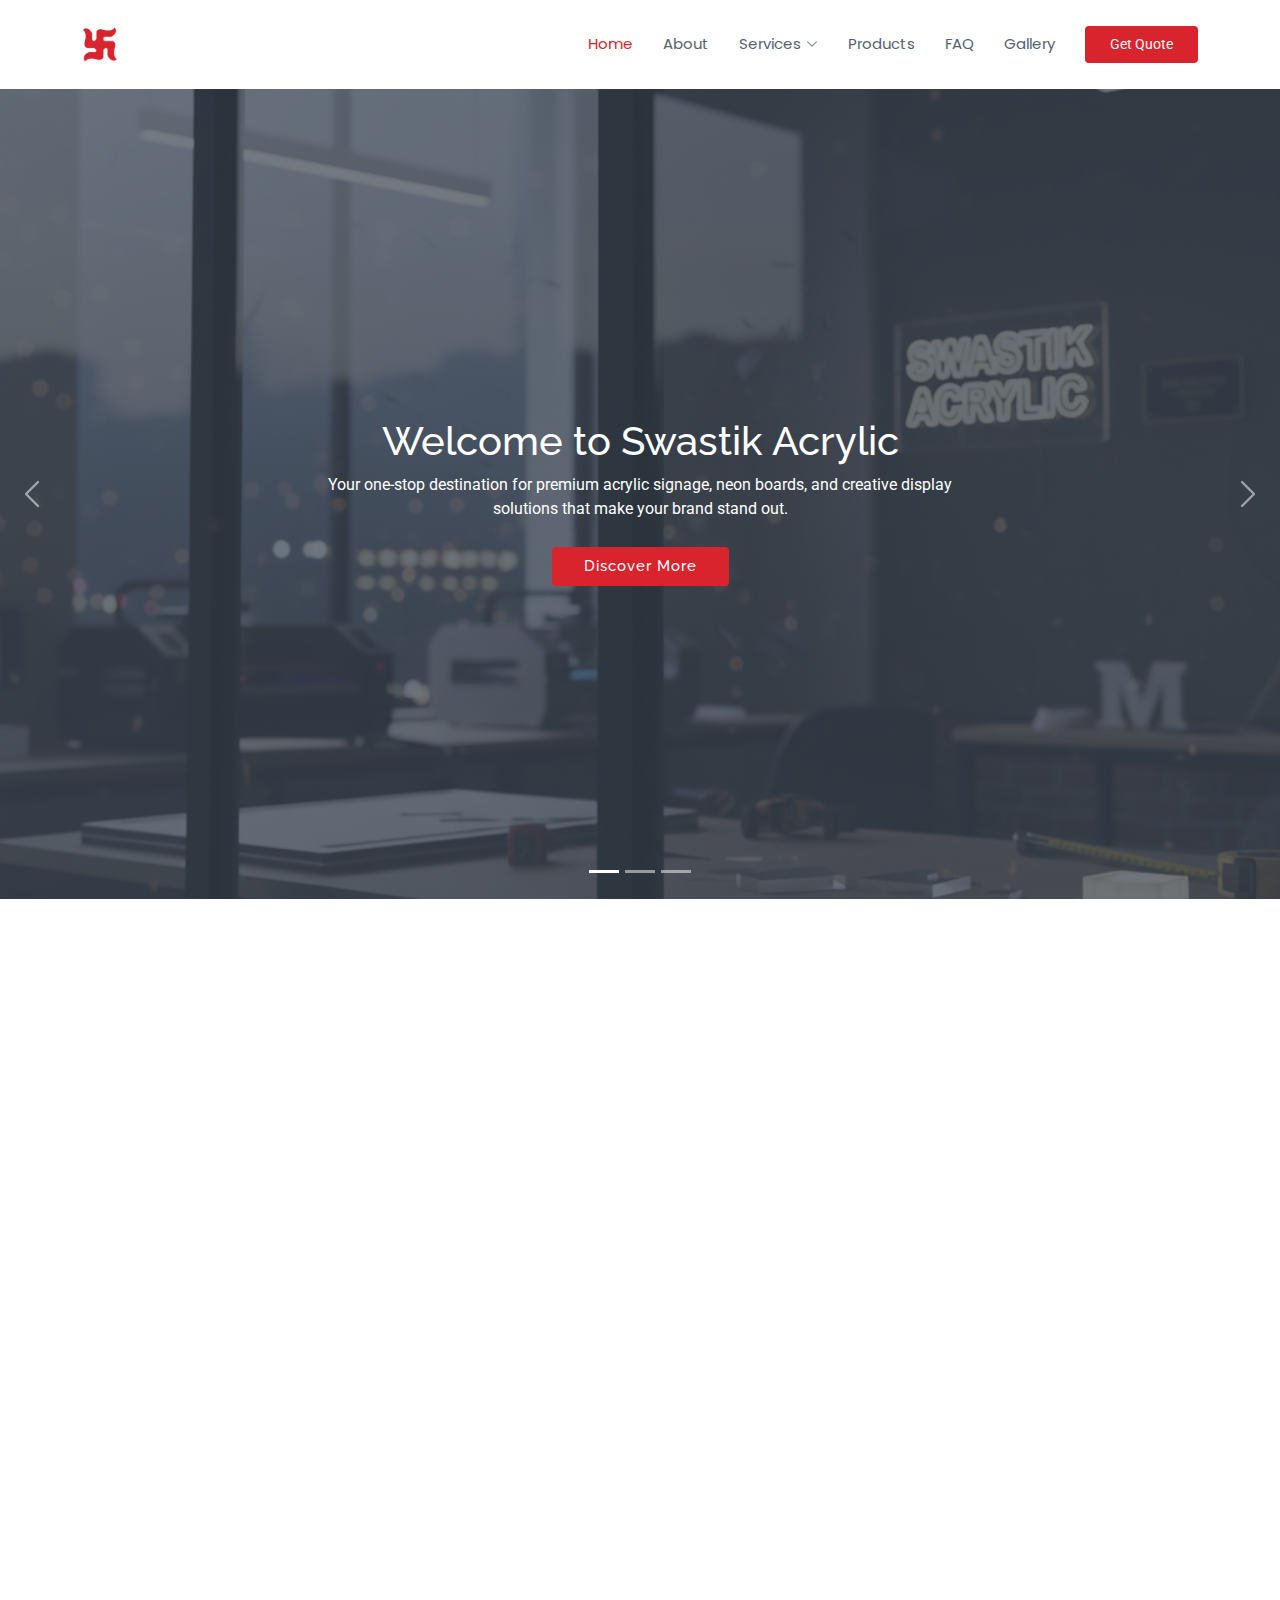
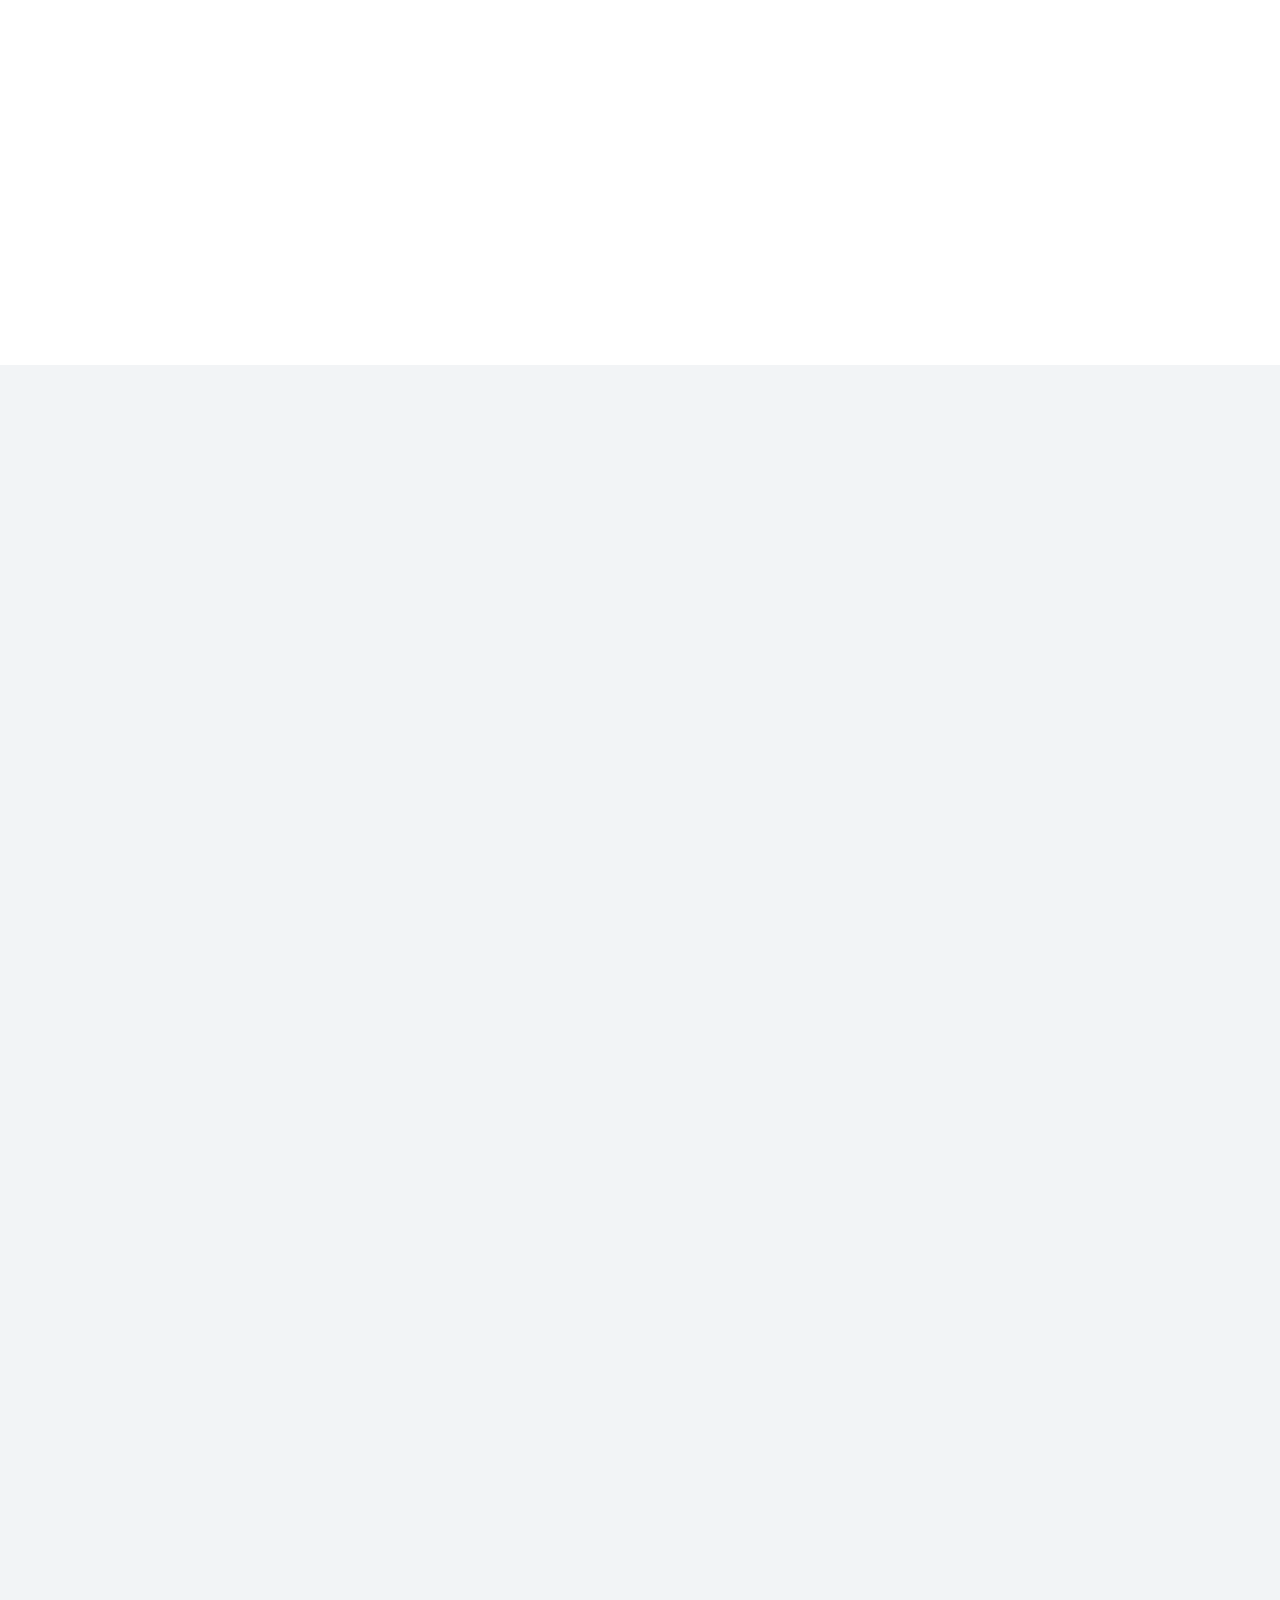
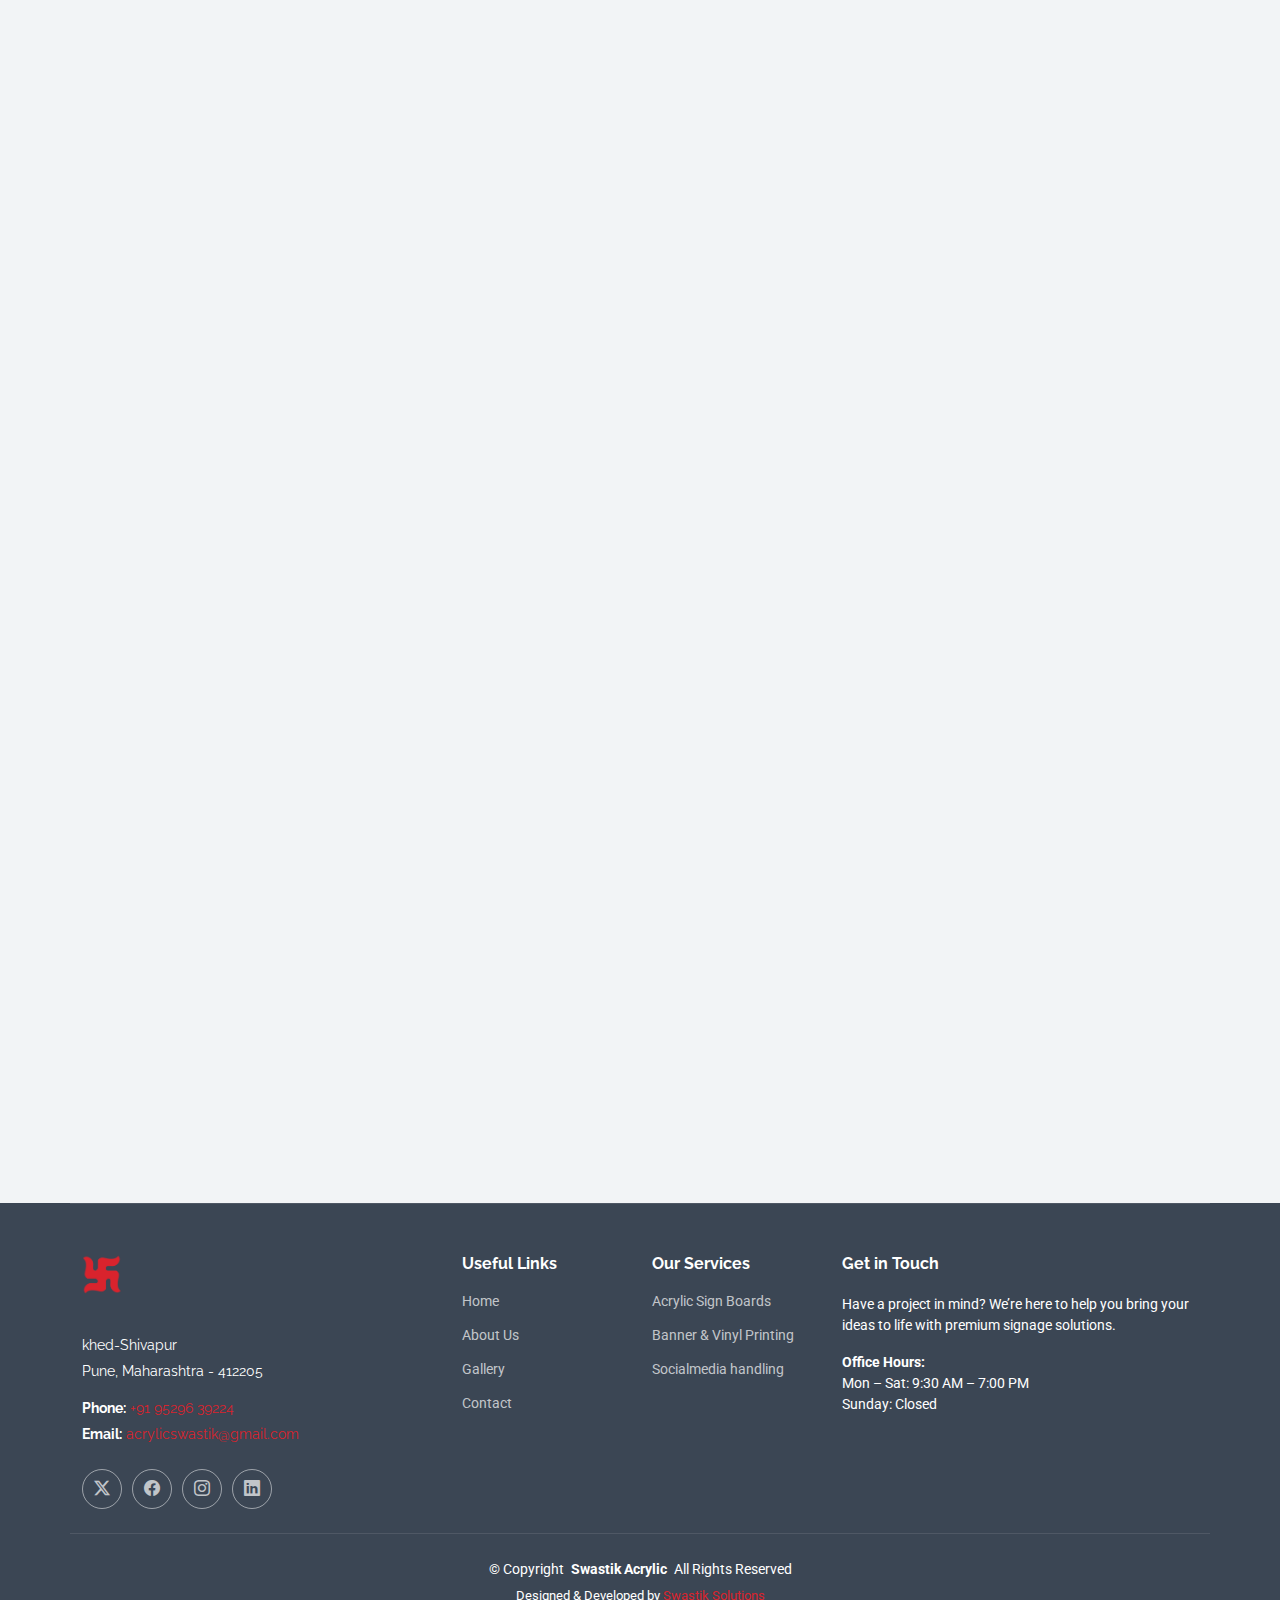
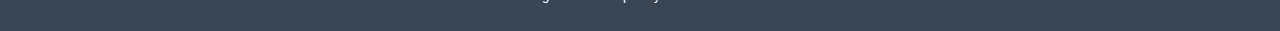
<file: index.html>
<!DOCTYPE html>
<html lang="en">

<head>
  <meta charset="utf-8">
  <meta content="width=device-width, initial-scale=1.0" name="viewport">
  <title>Swastik Acrylic Pune | Acrylic Sign Boards, Neon Signs, Banner Printing & Branding</title>
  <meta name="description" content="Swastik Acrylic in Pune specializes in high-quality 2D & 3D acrylic sign boards, neon signs, banner design and printing, and social media branding. We create stunning illuminated signage and creative marketing visuals for your business.">
  <meta name="keywords" content="Swastik Acrylic, acrylic sign boards Pune, 3D acrylic letters, neon light signs Pune, 2D sign board design, acrylic name boards, LED signage, banner printing Pune, digital printing, branding services, social media handling Pune, custom sign makers, shop name boards, glow sign boards">

  <!-- Favicons -->
  <link href="assets/img/r/logo.png" rel="icon">
  <link href="assets/img/apple-touch-icon.png" rel="apple-touch-icon">

  <!-- Fonts -->
  <link href="https://fonts.googleapis.com" rel="preconnect">
  <link href="https://fonts.gstatic.com" rel="preconnect" crossorigin>
  <link href="https://fonts.googleapis.com/css2?family=Roboto:ital,wght@0,100;0,300;0,400;0,500;0,700;0,900;1,100;1,300;1,400;1,500;1,700;1,900&family=Poppins:ital,wght@0,100;0,200;0,300;0,400;0,500;0,600;0,700;0,800;0,900;1,100;1,200;1,300;1,400;1,500;1,600;1,700;1,800;1,900&family=Raleway:ital,wght@0,100;0,200;0,300;0,400;0,500;0,600;0,700;0,800;0,900;1,100;1,200;1,300;1,400;1,500;1,600;1,700;1,800;1,900&display=swap" rel="stylesheet">

  <!-- Vendor CSS Files -->
  <link href="assets/vendor/bootstrap/css/bootstrap.min.css" rel="stylesheet">
  <link href="assets/vendor/bootstrap-icons/bootstrap-icons.css" rel="stylesheet">
  <link href="assets/vendor/aos/aos.css" rel="stylesheet">
  <link href="assets/vendor/glightbox/css/glightbox.min.css" rel="stylesheet">
  <link href="assets/vendor/swiper/swiper-bundle.min.css" rel="stylesheet">

  <!-- Main CSS File -->
  <link href="assets/css/main.css" rel="stylesheet">

</head>

<body class="index-page">
  

  <header id="header" class="header d-flex align-items-center sticky-top">
    <div class="container-fluid container-xl position-relative d-flex align-items-center">

      <a href="index.html" class="logo d-flex align-items-center me-auto">
        <img src="assets/img/r/logo.png" alt="Swastik Logo">
        <!-- <h1 class="sitename">Swastik</h1> -->
      </a>

      <nav id="navmenu" class="navmenu">
        <ul>
          <li><a href="index.html" class="active">Home</a></li>
          <li><a href="about.html">About</a></li>
          <li class="dropdown"><a href=""><span>Services</span> <i class="bi bi-chevron-down toggle-dropdown"></i></a>
            <ul>
               <li><a href="Acrylic.html">Acrylic Sign Boards</a></li>
              
              <li><a href="bannervinaylprinting.html">Banner & Vinyl Printing</a></li>
              <li><a href="socialmediahandling.html">Social Media Handling</a></li>
            </ul>
          </li>
          <li><a href="#products">Products</a></li>
          <li><a href="#faq">FAQ</a></li>
          <li><a href="gallery.html">Gallery</a></li>
        </ul>
        <i class="mobile-nav-toggle d-xl-none bi bi-list"></i>
      </nav>

      <a class="btn-getstarted" href="#contact">Get Quote</a>

    </div>
  </header>

  <main class="main">

    <!-- Hero Section -->
    <section id="hero" class="hero section dark-background">

      <div id="hero-carousel" class="carousel slide carousel-fade" data-bs-ride="carousel" data-bs-interval="5000">

        <div class="carousel-item active">
          <img src="assets/img/r/swastik hero.png" alt="">
          <div class="carousel-container">
            <h1>Welcome to <span>Swastik Acrylic</span></h1>
  <p>Your one-stop destination for premium acrylic signage, neon boards, and creative display solutions that make your brand stand out.</p>
            <a href="#featured-services" class="btn-get-started">Discover More</a>
          </div>
        </div><!-- End Carousel Item -->

        <div class="carousel-item">
          <img src="assets/img/r/hero acrylic.png" alt="">
          <div class="carousel-container">
            <h2>Creative 2D, 3D & Neon Sign Boards</h2>
            <p>From sleek acrylic letters to vibrant neon signs, we design and manufacture boards that illuminate your brand identity.</p>
            <a href="gallery.html" class="btn-get-started">View Our Work</a>
          </div>
        </div><!-- End Carousel Item -->

        <div class="carousel-item">
          <img src="assets/img/r/hero socialmedia.png" alt="">
          <div class="carousel-container">
            <h2>Printing & Social Media Solutions</h2>
            <p>Enhance your visibility with our professional banner printing and social media handling services complete branding under one roof.</p>
            <a href="#featured-services" class="btn-get-started"><i class="bi bi-whatsapp"></i>&nbsp;Get in Touch</a>
          </div>
        </div><!-- End Carousel Item -->

        <a class="carousel-control-prev" href="#hero-carousel" role="button" data-bs-slide="prev">
          <span class="carousel-control-prev-icon bi bi-chevron-left" aria-hidden="true"></span>
        </a>

        <a class="carousel-control-next" href="#hero-carousel" role="button" data-bs-slide="next">
          <span class="carousel-control-next-icon bi bi-chevron-right" aria-hidden="true"></span>
        </a>

        <ol class="carousel-indicators"></ol>

      </div>

    </section><!-- /Hero Section -->

    <!-- About Section -->
    <section id="about" class="about section">

      <!-- Section Title -->
      <div class="container section-title" data-aos="fade-up">
        <h2>About</h2>
        <p>About Us<br></p>
      </div><!-- End Section Title -->

      <div class="container">

        <div class="row gy-4">

          <div class="col-lg-6 content" data-aos="fade-up" data-aos-delay="100">
            <p>
              With years of experience in acrylic fabrication, we create visually striking designs that combine creativity, craftsmanship, and quality materials.
            </p>
            <ul>
              <li><i class="bi bi-check2-circle"></i> <span>Acrylic Boards</span></li>
              <li><i class="bi bi-check2-circle"></i> <span> Neon Lights</span></li>
              <li><i class="bi bi-check2-circle"></i> <span>Banner Design & vinyl  Printing</span></li>
              <li><i class="bi bi-check2-circle"></i> <span>Social Media Handling</span></li>
            </ul>
          </div>

          <div class="col-lg-6" data-aos="fade-up" data-aos-delay="200">
            <p>At Swastik Acrylic, we believe every brand deserves to shine. From custom 2D and 3D acrylic sign boards to glowing neon signs and premium printed banners, our team focuses on delivering creative, durable, and visually impressive solutions. Whether it’s enhancing your storefront or managing your social media presence, we bring your brand to life with precision and passion.</p>
            <a href="about.html" class="read-more"><span>Know More</span><i class="bi bi-arrow-right"></i></a>
          </div>

        </div>

      </div>

    </section><!-- /About Section -->

    <!-- Clients Section -->
    <!-- <section id="clients" class="clients section light-background">

      <div class="container" data-aos="fade-up">

        <div class="row gy-4">

          <div class="col-xl-2 col-md-3 col-6 client-logo">
            <img src="assets/img/clients/client-1.png" class="img-fluid" alt="">
          </div>

          <div class="col-xl-2 col-md-3 col-6 client-logo">
            <img src="assets/img/clients/client-2.png" class="img-fluid" alt="">
          </div>

          <div class="col-xl-2 col-md-3 col-6 client-logo">
            <img src="assets/img/clients/client-3.png" class="img-fluid" alt="">
          </div>

          <div class="col-xl-2 col-md-3 col-6 client-logo">
            <img src="assets/img/clients/client-4.png" class="img-fluid" alt="">
          </div>

          <div class="col-xl-2 col-md-3 col-6 client-logo">
            <img src="assets/img/clients/client-5.png" class="img-fluid" alt="">
          </div>

          <div class="col-xl-2 col-md-3 col-6 client-logo">
            <img src="assets/img/clients/client-6.png" class="img-fluid" alt="">
          </div>

        </div>

      </div>

    </section> -->
    <!-- /Clients Section -->

    <!-- Services Section -->
<section id="services" class="services section">
  <div class="container">

    <div class="row gy-4">

      <!-- Acrylic Sign Boards -->
      <div class="col-md-6" data-aos="fade-up" data-aos-delay="100">
        <div class="service-item d-flex position-relative h-100">
          <i class="bi bi-bounding-box icon flex-shrink-0"></i>
          <div>
            <h4 class="title"><a href="#" class="stretched-link">Acrylic Sign Boards</a></h4>
            <p class="description">Durable, premium, and custom-made acrylic boards that give your brand a bold identity.</p>
          </div>
        </div>
      </div><!-- End Service Item -->

      <!-- 2D & 3D Letter Signs -->
      <div class="col-md-6" data-aos="fade-up" data-aos-delay="200">
        <div class="service-item d-flex position-relative h-100">
          <i class="bi bi-layers icon flex-shrink-0"></i>
          <div>
            <h4 class="title"><a href="#" class="stretched-link">2D & 3D Letter Signs</a></h4>
            <p class="description">Eye-catching 2D and 3D letter designs crafted in acrylic, metal, or LED for a standout look.</p>
          </div>
        </div>
      </div><!-- End Service Item -->

      <!-- Neon Light Signs -->
      <div class="col-md-6" data-aos="fade-up" data-aos-delay="300">
        <div class="service-item d-flex position-relative h-100">
          <i class="bi bi-lightbulb icon flex-shrink-0"></i>
          <div>
            <h4 class="title"><a href="#" class="stretched-link">Neon Light Signs</a></h4>
            <p class="description">Vibrant, glowing neon signs perfect for cafes, stores, and modern interiors.</p>
          </div>
        </div>
      </div><!-- End Service Item -->

      <!-- Banner Design & Printing -->
      <div class="col-md-6" data-aos="fade-up" data-aos-delay="400">
        <div class="service-item d-flex position-relative h-100">
          <i class="bi bi-printer icon flex-shrink-0"></i>
          <div>
            <h4 class="title"><a href="#" class="stretched-link">Banner Design & Printing</a></h4>
            <p class="description">Large-format banners and posters designed to make your marketing campaigns stand out.</p>
          </div>
        </div>
      </div><!-- End Service Item -->

      <!-- Social Media Handling -->
      <div class="col-md-6 mx-auto" data-aos="fade-up" data-aos-delay="500" >
        <div class="service-item d-flex position-relative h-100" >
          <i class="bi bi-instagram icon flex-shrink-0"></i>
          <div>
            <h4 class="title"><a href="#" class="stretched-link">Social Media Handling</a></h4>
            <p class="description">Grow your digital presence with creative posts, brand storytelling, and regular Instagram updates.</p>
          </div>
        </div>
      </div><!-- End Service Item -->

    </div>
  </div>
</section><!-- /Services Section -->

<!-- Products Section -->
<section id="products" class="products section light-background">
  <div class="container" data-aos="fade-up">

    <!-- Section Title -->
    <div class="container section-title" data-aos="fade-up">
      <h2>Our Products</h2>
      <p>Explore our range of high-quality signage and branding products designed to make your business stand out.<br></p>
    </div>
    <!-- End Section Title -->

    <div class="row gy-4">

      <!-- Product Card 1 -->
      <div class="col-lg-4 col-md-6" data-aos="fade-up" data-aos-delay="100">
        <div class="card h-100 shadow-sm product-card">
          <img src="assets/img/r/3d.png" class="card-img-top" alt="Acrylic Name Plate">
          <div class="card-body">
            <h5 class="card-title">3D Acrylic Sign Board</h5>
            <p class="price mb-2">
              <i class="bi bi-currency-rupee"></i>900 / sq. ft.
            </p>
            <p class="card-text">Custom acrylic name boards with elegant 3D lettering and long-lasting finish for your business.</p>
          </div>
          <div class="card-footer bg-transparent border-0 text-center">
            <a href="https://wa.me/919529639224?text=Hi!%20I'm%20interested%20in%203D%20Acrylic%20Sign%20Board.%20Please%20share%20more%20details."
              target="_blank" class="btn btn-primary btn-sm">
              <i class="bi bi-whatsapp"></i> Get Quote
            </a>
          </div>
        </div>
      </div>

      <!-- Product Card 2 -->
      <div class="col-lg-4 col-md-6" data-aos="fade-up" data-aos-delay="200">
        <div class="card h-100 shadow-sm product-card">
          <img src="assets/img/r/2d board.jpg" class="card-img-top" alt="LED Sign Board">
          <div class="card-body">
            <h5 class="card-title">2D Acrylic Sign Board</h5>
            <p class="price mb-2">
              <i class="bi bi-currency-rupee"></i>700 / sq. ft.
            </p>
            <p class="card-text">Energy-efficient LED sign boards that grab attention day and night with bright, clean illumination.</p>
          </div>
          <div class="card-footer bg-transparent border-0 text-center">
            <a href="https://wa.me/919529639224?text=Hi!%20I'm%20interested%20in%202D%20Acrylic%20Sign%20Board.%20Please%20share%20more%20details."
              target="_blank" class="btn btn-primary btn-sm">
              <i class="bi bi-whatsapp"></i> Get Quote
            </a>
          </div>
        </div>
      </div>

      <!-- Product Card 3 -->
      <div class="col-lg-4 col-md-6" data-aos="fade-up" data-aos-delay="300">
        <div class="card h-100 shadow-sm product-card">
          <img src="assets/img/r/neon.webp" class="card-img-top" alt="Neon Light Signs">
          <div class="card-body">
            <h5 class="card-title">Neon Light Signs</h5>
            <p class="price mb-2">
              <i class="bi bi-currency-rupee"></i>1000 / sq. ft. (Price may vary)
            </p>
            <p class="card-text">Vibrant neon signage for cafes, showrooms, and interiors—crafted for a trendy, glowing aesthetic.</p>
          </div>
          <div class="card-footer bg-transparent border-0 text-center">
            <a href="https://wa.me/919529639224?text=Hi!%20I'm%20interested%20in%20Neon%20Light%20Signs.%20Please%20share%20more%20details."
              target="_blank" class="btn btn-primary btn-sm">
              <i class="bi bi-whatsapp"></i> Get Quote
            </a>
          </div>
        </div>
      </div>

      <!-- Product Card 4 -->
      <div class="col-lg-4 col-md-6" data-aos="fade-up" data-aos-delay="400">
        <div class="card h-100 shadow-sm product-card">
          <img src="assets/img/r/banner printing.jpeg" class="card-img-top" alt="Banner Printing">
          <div class="card-body">
            <h5 class="card-title">Banner Printing</h5>
            <p class="price mb-2">
              <i class="bi bi-currency-rupee"></i>12 / sq. ft.
            </p>
            <p class="card-text">High-quality flex banners designed to attract attention and strengthen your brand visibility.</p>
          </div>
          <div class="card-footer bg-transparent border-0 text-center">
            <a href="https://wa.me/919022554491?text=Hi!%20I'm%20interested%20in%20Banner%20Printing.%20Please%20share%20more%20details."
              target="_blank" class="btn btn-primary btn-sm">
              <i class="bi bi-whatsapp"></i> Get Quote
            </a>
          </div>
        </div>
      </div>

      <!-- Product Card 5 -->
      <div class="col-lg-4 col-md-6" data-aos="fade-up" data-aos-delay="500">
        <div class="card h-100 shadow-sm product-card">
          <img src="assets/img/r/3d latter.png" class="card-img-top" alt="3D Acrylic Letters">
          <div class="card-body">
            <h5 class="card-title">3D Acrylic Letters</h5>
            <p class="price mb-2">
              <i class="bi bi-currency-rupee"></i>600 / sq. ft.
            </p>
            <p class="card-text">Modern, polished 3D acrylic letter cutouts ideal for indoor and outdoor branding applications.</p>
          </div>
          <div class="card-footer bg-transparent border-0 text-center">
            <a href="https://wa.me/919529639224?text=Hi!%20I'm%20interested%20in%203D%20Acrylic%20Letters.%20Please%20share%20more%20details."
              target="_blank" class="btn btn-primary btn-sm">
              <i class="bi bi-whatsapp"></i> Get Quote
            </a>
          </div>
        </div>
      </div>

      <!-- Product Card 6 -->
      <div class="col-lg-4 col-md-6" data-aos="fade-up" data-aos-delay="600">
        <div class="card h-100 shadow-sm product-card">
          <img src="assets/img/r/gloing sign board.png" class="card-img-top" alt="Glow Sign Board">
          <div class="card-body">
            <h5 class="card-title">Glow Sign Boards</h5>
            <p class="price mb-2">
              <i class="bi bi-currency-rupee"></i>650 / sq. ft.
            </p>
            <p class="card-text">Durable, weather-resistant glow sign boards that deliver high visibility for shops and businesses.</p>
          </div>
          <div class="card-footer bg-transparent border-0 text-center">
            <a href="https://wa.me/919529639224?text=Hi!%20I'm%20interested%20in%20Glow%20Sign%20Boards.%20Please%20share%20more%20details."
              target="_blank" class="btn btn-primary btn-sm">
              <i class="bi bi-whatsapp"></i> Get Quote
            </a>
          </div>
        </div>
      </div>

      <!-- Product Card 7 -->
      <div class="col-lg-4 col-md-6" data-aos="fade-up" data-aos-delay="700">
        <div class="card h-100 shadow-sm product-card">
          <img src="assets/img/r/vinyl.jpeg" class="card-img-top" alt="Vinyl Printing">
          <div class="card-body">
            <h5 class="card-title">Vinyl Printing</h5>
            <p class="price mb-2">
              <i class="bi bi-currency-rupee"></i>30 / sq. ft. onwards
            </p>
            <p class="card-text">High-quality vinyl designed to attract attention and strengthen your brand visibility.</p>
          </div>
          <div class="card-footer bg-transparent border-0 text-center">
            <a href="https://wa.me/919022554491?text=Hi!%20I'm%20interested%20in%20Vinyl%20Printing.%20Please%20share%20more%20details."
              target="_blank" class="btn btn-primary btn-sm">
              <i class="bi bi-whatsapp"></i> Get Quote
            </a>
          </div>
        </div>
      </div>

      <!-- Product Card 8 -->
      <div class="col-lg-4 col-md-6" data-aos="fade-up" data-aos-delay="800">
        <div class="card h-100 shadow-sm product-card">
          <img src="assets/img/r/wall art.jpg" class="card-img-top" alt="Wall Art">
          <div class="card-body">
            <h5 class="card-title">Wall Art</h5>
            <p class="card-text">Creative wall art solutions for interiors, offices, and commercial spaces using premium materials.</p>
          </div>
          <div class="card-footer bg-transparent border-0 text-center">
            <a href="https://wa.me/919529639224?text=Hi!%20I'm%20interested%20in%20Wall%20Art.%20Please%20share%20more%20details."
              target="_blank" class="btn btn-primary btn-sm">
              <i class="bi bi-whatsapp"></i> Get Quote
            </a>
          </div>
        </div>
      </div>

      <!-- Product Card 9 -->
      <div class="col-lg-4 col-md-6" data-aos="fade-up" data-aos-delay="900">
        <div class="card h-100 shadow-sm product-card">
          <img src="assets/img/r/Customised acrylic door name plates _ Personalized door decor for your home and office.jpeg"
            class="card-img-top" alt="Acrylic Name Plates">
          <div class="card-body">
            <h5 class="card-title">Acrylic Name Plates</h5>
            <p class="price mb-2">
              <i class="bi bi-currency-rupee"></i>500 / sq. ft.
            </p>
            <p class="card-text">Stylish and durable acrylic name plates for homes, customizable to suit your style.</p>
          </div>
          <div class="card-footer bg-transparent border-0 text-center">
            <a href="https://wa.me/919529639224?text=Hi!%20I'm%20interested%20in%20Acrylic%20Name%20Plates.%20Please%20share%20more%20details."
              target="_blank" class="btn btn-primary btn-sm">
              <i class="bi bi-whatsapp"></i> Get Quote
            </a>
          </div>
        </div>
      </div>

    </div>

  </div>
</section>
<!-- /Products Section -->

<!-- FAQ Section -->
<section id="faq" class="faq section light-background">
  <div class="container" data-aos="fade-up">

     <!-- Section Title -->
    <div class="container section-title" data-aos="fade-up">
      <h2>Frequently Asked Questions</h2>
      <p>Find answers to the most common questions about our signage and branding services.<br></p>
    </div>
    

    <div class="accordion" id="faqAccordion">

      <!-- FAQ 1 -->
      <div class="accordion-item" data-aos="fade-up" data-aos-delay="100">
        <h2 class="accordion-header" id="faqHeading1">
          <button class="accordion-button" type="button" data-bs-toggle="collapse" data-bs-target="#faqCollapse1" aria-expanded="true" aria-controls="faqCollapse1">
            What types of acrylic boards do you offer?
          </button>
        </h2>
        <div id="faqCollapse1" class="accordion-collapse collapse show" aria-labelledby="faqHeading1" data-bs-parent="#faqAccordion">
          <div class="accordion-body">
            We offer a wide range of 2D and 3D acrylic boards, LED-lit signages, and customized designs suitable for both indoor and outdoor branding.
          </div>
        </div>
      </div>

      <!-- FAQ 2 -->
      <div class="accordion-item" data-aos="fade-up" data-aos-delay="200">
        <h2 class="accordion-header" id="faqHeading2">
          <button class="accordion-button collapsed" type="button" data-bs-toggle="collapse" data-bs-target="#faqCollapse2" aria-expanded="false" aria-controls="faqCollapse2">
            Can you create custom designs based on my logo or brand colors?
          </button>
        </h2>
        <div id="faqCollapse2" class="accordion-collapse collapse" aria-labelledby="faqHeading2" data-bs-parent="#faqAccordion">
          <div class="accordion-body">
            Absolutely! Our design team customizes sign boards based on your logo, font, and color theme to ensure perfect brand representation.
          </div>
        </div>
      </div>

      <!-- FAQ 3 -->
      <div class="accordion-item" data-aos="fade-up" data-aos-delay="300">
        <h2 class="accordion-header" id="faqHeading3">
          <button class="accordion-button collapsed" type="button" data-bs-toggle="collapse" data-bs-target="#faqCollapse3" aria-expanded="false" aria-controls="faqCollapse3">
            Do you handle installation and delivery?
          </button>
        </h2>
        <div id="faqCollapse3" class="accordion-collapse collapse" aria-labelledby="faqHeading3" data-bs-parent="#faqAccordion">
          <div class="accordion-body">
            Yes, we provide complete installation and delivery support across Pune and nearby areas to ensure a smooth experience.
          </div>
        </div>
      </div>

      <!-- FAQ 4 -->
      <div class="accordion-item" data-aos="fade-up" data-aos-delay="400">
        <h2 class="accordion-header" id="faqHeading4">
          <button class="accordion-button collapsed" type="button" data-bs-toggle="collapse" data-bs-target="#faqCollapse4" aria-expanded="false" aria-controls="faqCollapse4">
            What is the usual turnaround time for acrylic boards?
          </button>
        </h2>
        <div id="faqCollapse4" class="accordion-collapse collapse" aria-labelledby="faqHeading4" data-bs-parent="#faqAccordion">
          <div class="accordion-body">
            Typically, we deliver within 5–7 working days depending on size, design complexity, and material availability.
          </div>
        </div>
      </div>

      <!-- FAQ 5 -->
      <div class="accordion-item" data-aos="fade-up" data-aos-delay="500">
        <h2 class="accordion-header" id="faqHeading5">
          <button class="accordion-button collapsed" type="button" data-bs-toggle="collapse" data-bs-target="#faqCollapse5" aria-expanded="false" aria-controls="faqCollapse5">
            How can I get a price estimate or place an order?
          </button>
        </h2>
        <div id="faqCollapse5" class="accordion-collapse collapse" aria-labelledby="faqHeading5" data-bs-parent="#faqAccordion">
          <div class="accordion-body">
            You can reach out via WhatsApp, call, or our <a href="contact.html">Contact page</a> with your project details. We’ll provide a free quote within a few hours.
          </div>
        </div>
      </div>

    </div>

  </div>
</section>




   

  </main>

  <footer id="footer" class="footer dark-background">

  <div class="container footer-top">
    <div class="row gy-4">
      
      <!-- About Section -->
      <div class="col-lg-4 col-md-6 footer-about">
        <a href="index.html" class="logo d-flex align-items-center">
          <img src="/assets/img/r/logo.png" alt="">
          <!-- <span class="sitename">Swastik</span> -->
        </a>
        <div class="footer-contact pt-3">
          <p>khed-Shivapur</p>
          <p>Pune, Maharashtra - 412205</p>

          <p class="mt-3">
            <strong>Phone:</strong>
            <a href="tel:+919529639224">+91 95296 39224</a>
          </p>

          <p>
            <strong>Email:</strong>
            <a href="mailto:acrylicswastik@gmail.com">acrylicswastik@gmail.com</a>
          </p>
        </div>

        <div class="social-links d-flex mt-4">
          <a href="https://twitter.com/" target="_blank"><i class="bi bi-twitter-x"></i></a>
          <a href="https://facebook.com/" target="_blank"><i class="bi bi-facebook"></i></a>
          <a href="https://instagram.com/" target="_blank"><i class="bi bi-instagram"></i></a>
          <a href="https://linkedin.com/" target="_blank"><i class="bi bi-linkedin"></i></a>
        </div>
      </div>

      <!-- Useful Links -->
      <div class="col-lg-2 col-md-3 footer-links">
        <h4>Useful Links</h4>
        <ul>
          <li><a href="index.html">Home</a></li>
          <li><a href="about.html">About Us</a></li>
        
          <li><a href="portfolio.html">Gallery</a></li>
          <li><a href="contact.html">Contact</a></li>
        </ul>
      </div>

      <!-- Our Services -->
      <div class="col-lg-2 col-md-3 footer-links">
        <h4>Our Services</h4>
        <ul>
          <li><a href="Acrylic.html">Acrylic Sign Boards</a></li>
          
          <li><a href="bannervinaylprinting.html">Banner & Vinyl Printing</a></li>
          <li><a href="socialmediahandling.html">Socialmedia handling</a></li>
        </ul>
      </div>
<!-- Contact & Working Hours -->
<div class="col-lg-4 col-md-12 footer-newsletter">
  <h4>Get in Touch</h4>
  <p>Have a project in mind? We’re here to help you bring your ideas to life with premium signage solutions.</p>
  <ul class="list-unstyled">
    <li><strong>Office Hours:</strong></li>
    <li>Mon – Sat: 9:30 AM – 7:00 PM</li>
    <li>Sunday: Closed</li>
  </ul>
 
</div>

    </div>
  </div>

  <!-- Copyright -->
  <div class="container copyright text-center mt-4">
    <p>© <span>Copyright</span> 
      <strong class="px-1 sitename">Swastik Acrylic</strong> 
      <span>All Rights Reserved</span>
    </p>
    <div class="credits">
      Designed & Developed by 
      <a href="#" target="_blank">Swastik Solutions</a>
    </div>
  </div>

</footer>


  <!-- Scroll Top -->
  <a href="#" id="scroll-top" class="scroll-top d-flex align-items-center justify-content-center"><i class="bi bi-arrow-up-short"></i></a>

  <!-- Preloader -->
  <div id="preloader"></div>

  <!-- Vendor JS Files -->
  <script src="assets/vendor/bootstrap/js/bootstrap.bundle.min.js"></script>
  <script src="assets/vendor/php-email-form/validate.js"></script>
  <script src="assets/vendor/aos/aos.js"></script>
  <script src="assets/vendor/glightbox/js/glightbox.min.js"></script>
  <script src="assets/vendor/imagesloaded/imagesloaded.pkgd.min.js"></script>
  <script src="assets/vendor/isotope-layout/isotope.pkgd.min.js"></script>
  <script src="assets/vendor/purecounter/purecounter_vanilla.js"></script>
  <script src="assets/vendor/waypoints/noframework.waypoints.js"></script>
  <script src="assets/vendor/swiper/swiper-bundle.min.js"></script>

  <!-- Main JS File -->
  <script src="assets/js/main.js"></script>

  

</body>

</html>
</file>
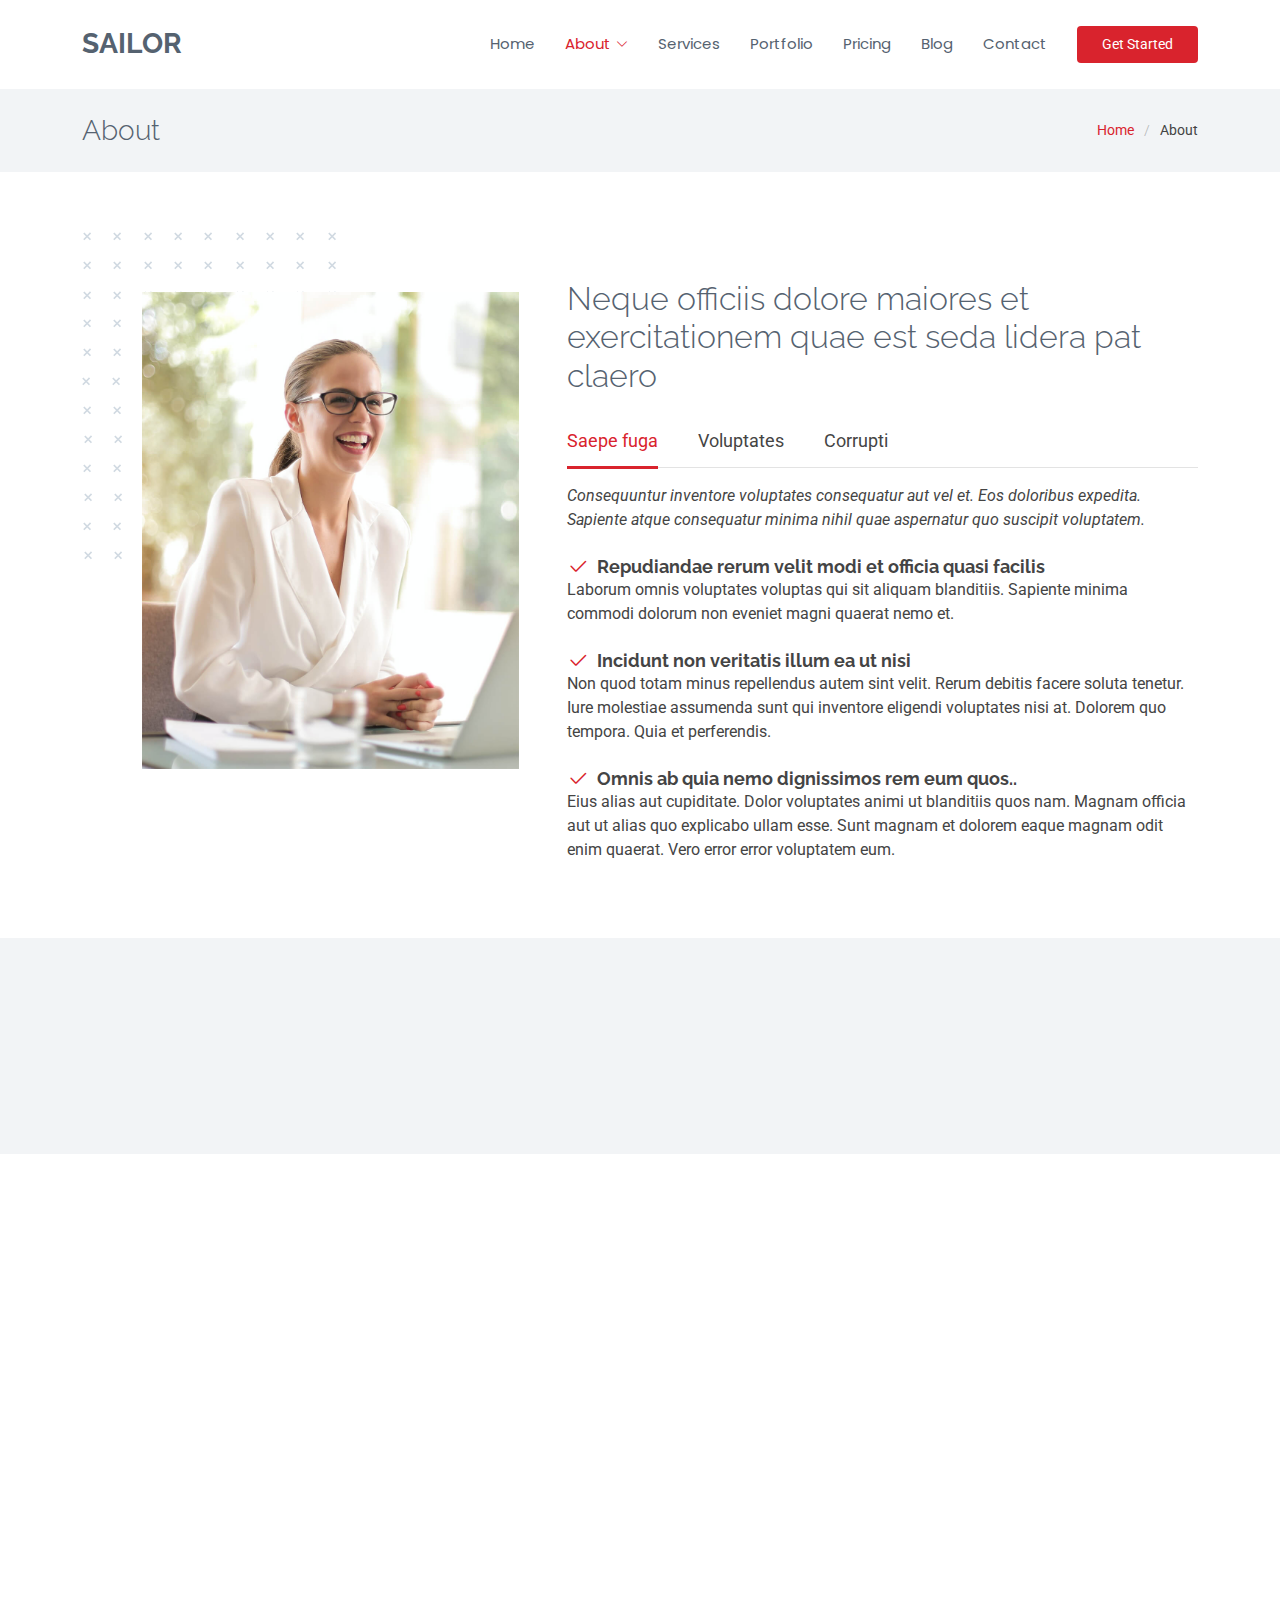
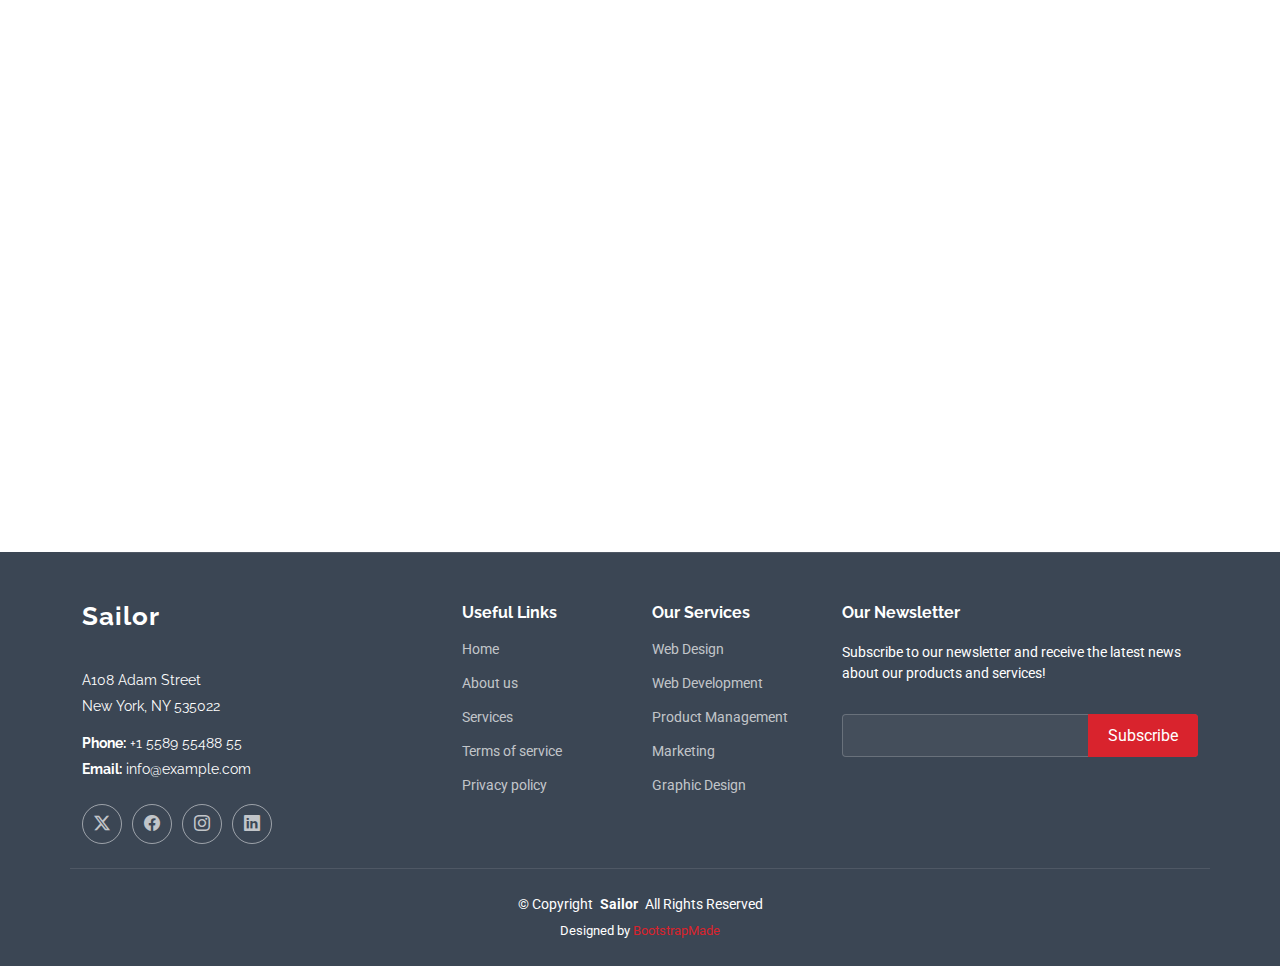
<file: about.html>
<!DOCTYPE html>
<html lang="en">

<head>
  <meta charset="utf-8">
  <meta content="width=device-width, initial-scale=1.0" name="viewport">
  <title>About - Sailor Bootstrap Template</title>
  <meta name="description" content="">
  <meta name="keywords" content="">

  <!-- Favicons -->
  <link href="assets/img/favicon.png" rel="icon">
  <link href="assets/img/apple-touch-icon.png" rel="apple-touch-icon">

  <!-- Fonts -->
  <link href="https://fonts.googleapis.com" rel="preconnect">
  <link href="https://fonts.gstatic.com" rel="preconnect" crossorigin>
  <link href="https://fonts.googleapis.com/css2?family=Roboto:ital,wght@0,100;0,300;0,400;0,500;0,700;0,900;1,100;1,300;1,400;1,500;1,700;1,900&family=Poppins:ital,wght@0,100;0,200;0,300;0,400;0,500;0,600;0,700;0,800;0,900;1,100;1,200;1,300;1,400;1,500;1,600;1,700;1,800;1,900&family=Raleway:ital,wght@0,100;0,200;0,300;0,400;0,500;0,600;0,700;0,800;0,900;1,100;1,200;1,300;1,400;1,500;1,600;1,700;1,800;1,900&display=swap" rel="stylesheet">

  <!-- Vendor CSS Files -->
  <link href="assets/vendor/bootstrap/css/bootstrap.min.css" rel="stylesheet">
  <link href="assets/vendor/bootstrap-icons/bootstrap-icons.css" rel="stylesheet">
  <link href="assets/vendor/aos/aos.css" rel="stylesheet">
  <link href="assets/vendor/glightbox/css/glightbox.min.css" rel="stylesheet">
  <link href="assets/vendor/swiper/swiper-bundle.min.css" rel="stylesheet">

  <!-- Main CSS File -->
  <link href="assets/css/main.css" rel="stylesheet">

  <!-- =======================================================
  * Template Name: Sailor
  * Template URL: https://bootstrapmade.com/sailor-free-bootstrap-theme/
  * Updated: Aug 07 2024 with Bootstrap v5.3.3
  * Author: BootstrapMade.com
  * License: https://bootstrapmade.com/license/
  ======================================================== -->
</head>

<body class="about-page">

  <header id="header" class="header d-flex align-items-center sticky-top">
    <div class="container-fluid container-xl position-relative d-flex align-items-center">

      <a href="index.html" class="logo d-flex align-items-center me-auto">
        <!-- Uncomment the line below if you also wish to use an image logo -->
        <!-- <img src="assets/img/logo.png" alt=""> -->
        <h1 class="sitename">Sailor</h1>
      </a>

      <nav id="navmenu" class="navmenu">
        <ul>
          <li><a href="#hero">Home</a></li>
          <li class="dropdown"><a href="about.html" class="active"><span>About</span> <i class="bi bi-chevron-down toggle-dropdown"></i></a>
            <ul>
              <li><a href="team.html">Team</a></li>
              <li><a href="testimonials.html">Testimonials</a></li>
              <li class="dropdown"><a href="#"><span>Deep Dropdown</span> <i class="bi bi-chevron-down toggle-dropdown"></i></a>
                <ul>
                  <li><a href="#">Deep Dropdown 1</a></li>
                  <li><a href="#">Deep Dropdown 2</a></li>
                  <li><a href="#">Deep Dropdown 3</a></li>
                  <li><a href="#">Deep Dropdown 4</a></li>
                  <li><a href="#">Deep Dropdown 5</a></li>
                </ul>
              </li>
            </ul>
          </li>
          <li><a href="services.html">Services</a></li>
          <li><a href="portfolio.html">Portfolio</a></li>
          <li><a href="pricing.html">Pricing</a></li>
          <li><a href="blog.html">Blog</a></li>
          <li><a href="contact.html">Contact</a></li>
        </ul>
        <i class="mobile-nav-toggle d-xl-none bi bi-list"></i>
      </nav>

      <a class="btn-getstarted" href="about.html">Get Started</a>

    </div>
  </header>

  <main class="main">

    <!-- Page Title -->
    <div class="page-title light-background">
      <div class="container d-lg-flex justify-content-between align-items-center">
        <h1 class="mb-2 mb-lg-0">About</h1>
        <nav class="breadcrumbs">
          <ol>
            <li><a href="index.html">Home</a></li>
            <li class="current">About</li>
          </ol>
        </nav>
      </div>
    </div><!-- End Page Title -->

    <!-- About 2 Section -->
    <section id="about-2" class="about-2 section">

      <div class="container" data-aos="fade-up">

        <div class="row g-4 g-lg-5" data-aos="fade-up" data-aos-delay="200">

          <div class="col-lg-5">
            <div class="about-img">
              <img src="assets/img/about-portrait.jpg" class="img-fluid" alt="">
            </div>
          </div>

          <div class="col-lg-7">
            <h3 class="pt-0 pt-lg-5">Neque officiis dolore maiores et exercitationem quae est seda lidera pat claero</h3>

            <!-- Tabs -->
            <ul class="nav nav-pills mb-3">
              <li><a class="nav-link active" data-bs-toggle="pill" href="#about-2-tab1">Saepe fuga</a></li>
              <li><a class="nav-link" data-bs-toggle="pill" href="#about-2-tab2">Voluptates</a></li>
              <li><a class="nav-link" data-bs-toggle="pill" href="#about-2-tab3">Corrupti</a></li>
            </ul><!-- End Tabs -->

            <!-- Tab Content -->
            <div class="tab-content">

              <div class="tab-pane fade show active" id="about-2-tab1">

                <p class="fst-italic">Consequuntur inventore voluptates consequatur aut vel et. Eos doloribus expedita. Sapiente atque consequatur minima nihil quae aspernatur quo suscipit voluptatem.</p>

                <div class="d-flex align-items-center mt-4">
                  <i class="bi bi-check2"></i>
                  <h4>Repudiandae rerum velit modi et officia quasi facilis</h4>
                </div>
                <p>Laborum omnis voluptates voluptas qui sit aliquam blanditiis. Sapiente minima commodi dolorum non eveniet magni quaerat nemo et.</p>

                <div class="d-flex align-items-center mt-4">
                  <i class="bi bi-check2"></i>
                  <h4>Incidunt non veritatis illum ea ut nisi</h4>
                </div>
                <p>Non quod totam minus repellendus autem sint velit. Rerum debitis facere soluta tenetur. Iure molestiae assumenda sunt qui inventore eligendi voluptates nisi at. Dolorem quo tempora. Quia et perferendis.</p>

                <div class="d-flex align-items-center mt-4">
                  <i class="bi bi-check2"></i>
                  <h4>Omnis ab quia nemo dignissimos rem eum quos..</h4>
                </div>
                <p>Eius alias aut cupiditate. Dolor voluptates animi ut blanditiis quos nam. Magnam officia aut ut alias quo explicabo ullam esse. Sunt magnam et dolorem eaque magnam odit enim quaerat. Vero error error voluptatem eum.</p>

              </div><!-- End Tab 1 Content -->

              <div class="tab-pane fade" id="about-2-tab2">

                <p class="fst-italic">Consequuntur inventore voluptates consequatur aut vel et. Eos doloribus expedita. Sapiente atque consequatur minima nihil quae aspernatur quo suscipit voluptatem.</p>

                <div class="d-flex align-items-center mt-4">
                  <i class="bi bi-check2"></i>
                  <h4>Repudiandae rerum velit modi et officia quasi facilis</h4>
                </div>
                <p>Laborum omnis voluptates voluptas qui sit aliquam blanditiis. Sapiente minima commodi dolorum non eveniet magni quaerat nemo et.</p>

                <div class="d-flex align-items-center mt-4">
                  <i class="bi bi-check2"></i>
                  <h4>Incidunt non veritatis illum ea ut nisi</h4>
                </div>
                <p>Non quod totam minus repellendus autem sint velit. Rerum debitis facere soluta tenetur. Iure molestiae assumenda sunt qui inventore eligendi voluptates nisi at. Dolorem quo tempora. Quia et perferendis.</p>

                <div class="d-flex align-items-center mt-4">
                  <i class="bi bi-check2"></i>
                  <h4>Omnis ab quia nemo dignissimos rem eum quos..</h4>
                </div>
                <p>Eius alias aut cupiditate. Dolor voluptates animi ut blanditiis quos nam. Magnam officia aut ut alias quo explicabo ullam esse. Sunt magnam et dolorem eaque magnam odit enim quaerat. Vero error error voluptatem eum.</p>

              </div><!-- End Tab 2 Content -->

              <div class="tab-pane fade" id="about-2-tab3">

                <p class="fst-italic">Consequuntur inventore voluptates consequatur aut vel et. Eos doloribus expedita. Sapiente atque consequatur minima nihil quae aspernatur quo suscipit voluptatem.</p>

                <div class="d-flex align-items-center mt-4">
                  <i class="bi bi-check2"></i>
                  <h4>Repudiandae rerum velit modi et officia quasi facilis</h4>
                </div>
                <p>Laborum omnis voluptates voluptas qui sit aliquam blanditiis. Sapiente minima commodi dolorum non eveniet magni quaerat nemo et.</p>

                <div class="d-flex align-items-center mt-4">
                  <i class="bi bi-check2"></i>
                  <h4>Incidunt non veritatis illum ea ut nisi</h4>
                </div>
                <p>Non quod totam minus repellendus autem sint velit. Rerum debitis facere soluta tenetur. Iure molestiae assumenda sunt qui inventore eligendi voluptates nisi at. Dolorem quo tempora. Quia et perferendis.</p>

                <div class="d-flex align-items-center mt-4">
                  <i class="bi bi-check2"></i>
                  <h4>Omnis ab quia nemo dignissimos rem eum quos..</h4>
                </div>
                <p>Eius alias aut cupiditate. Dolor voluptates animi ut blanditiis quos nam. Magnam officia aut ut alias quo explicabo ullam esse. Sunt magnam et dolorem eaque magnam odit enim quaerat. Vero error error voluptatem eum.</p>

              </div><!-- End Tab 3 Content -->

            </div>

          </div>

        </div>

      </div>

    </section><!-- /About 2 Section -->

    <!-- Stats Section -->
    <section id="stats" class="stats section light-background">

      <div class="container" data-aos="fade-up" data-aos-delay="100">

        <div class="row gy-4">

          <div class="col-lg-3 col-md-6">
            <div class="stats-item text-center w-100 h-100">
              <span data-purecounter-start="0" data-purecounter-end="232" data-purecounter-duration="1" class="purecounter"></span>
              <p>Clients</p>
            </div>
          </div><!-- End Stats Item -->

          <div class="col-lg-3 col-md-6">
            <div class="stats-item text-center w-100 h-100">
              <span data-purecounter-start="0" data-purecounter-end="521" data-purecounter-duration="1" class="purecounter"></span>
              <p>Projects</p>
            </div>
          </div><!-- End Stats Item -->

          <div class="col-lg-3 col-md-6">
            <div class="stats-item text-center w-100 h-100">
              <span data-purecounter-start="0" data-purecounter-end="1453" data-purecounter-duration="1" class="purecounter"></span>
              <p>Hours Of Support</p>
            </div>
          </div><!-- End Stats Item -->

          <div class="col-lg-3 col-md-6">
            <div class="stats-item text-center w-100 h-100">
              <span data-purecounter-start="0" data-purecounter-end="32" data-purecounter-duration="1" class="purecounter"></span>
              <p>Workers</p>
            </div>
          </div><!-- End Stats Item -->

        </div>

      </div>

    </section><!-- /Stats Section -->

    <!-- Team Section -->
    <section id="team" class="team section">

      <div class="container">

        <div class="row gy-4">

          <div class="col-lg-6" data-aos="fade-up" data-aos-delay="100">
            <div class="team-member d-flex align-items-start">
              <div class="pic"><img src="assets/img/team/team-1.jpg" class="img-fluid" alt=""></div>
              <div class="member-info">
                <h4>Walter White</h4>
                <span>Chief Executive Officer</span>
                <p>Explicabo voluptatem mollitia et repellat qui dolorum quasi</p>
                <div class="social">
                  <a href=""><i class="bi bi-twitter-x"></i></a>
                  <a href=""><i class="bi bi-facebook"></i></a>
                  <a href=""><i class="bi bi-instagram"></i></a>
                  <a href=""> <i class="bi bi-linkedin"></i> </a>
                </div>
              </div>
            </div>
          </div><!-- End Team Member -->

          <div class="col-lg-6" data-aos="fade-up" data-aos-delay="200">
            <div class="team-member d-flex align-items-start">
              <div class="pic"><img src="assets/img/team/team-2.jpg" class="img-fluid" alt=""></div>
              <div class="member-info">
                <h4>Sarah Jhonson</h4>
                <span>Product Manager</span>
                <p>Aut maiores voluptates amet et quis praesentium qui senda para</p>
                <div class="social">
                  <a href=""><i class="bi bi-twitter-x"></i></a>
                  <a href=""><i class="bi bi-facebook"></i></a>
                  <a href=""><i class="bi bi-instagram"></i></a>
                  <a href=""> <i class="bi bi-linkedin"></i> </a>
                </div>
              </div>
            </div>
          </div><!-- End Team Member -->

          <div class="col-lg-6" data-aos="fade-up" data-aos-delay="300">
            <div class="team-member d-flex align-items-start">
              <div class="pic"><img src="assets/img/team/team-3.jpg" class="img-fluid" alt=""></div>
              <div class="member-info">
                <h4>William Anderson</h4>
                <span>CTO</span>
                <p>Quisquam facilis cum velit laborum corrupti fuga rerum quia</p>
                <div class="social">
                  <a href=""><i class="bi bi-twitter-x"></i></a>
                  <a href=""><i class="bi bi-facebook"></i></a>
                  <a href=""><i class="bi bi-instagram"></i></a>
                  <a href=""> <i class="bi bi-linkedin"></i> </a>
                </div>
              </div>
            </div>
          </div><!-- End Team Member -->

          <div class="col-lg-6" data-aos="fade-up" data-aos-delay="400">
            <div class="team-member d-flex align-items-start">
              <div class="pic"><img src="assets/img/team/team-4.jpg" class="img-fluid" alt=""></div>
              <div class="member-info">
                <h4>Amanda Jepson</h4>
                <span>Accountant</span>
                <p>Dolorum tempora officiis odit laborum officiis et et accusamus</p>
                <div class="social">
                  <a href=""><i class="bi bi-twitter-x"></i></a>
                  <a href=""><i class="bi bi-facebook"></i></a>
                  <a href=""><i class="bi bi-instagram"></i></a>
                  <a href=""> <i class="bi bi-linkedin"></i> </a>
                </div>
              </div>
            </div>
          </div><!-- End Team Member -->

        </div>

      </div>

    </section><!-- /Team Section -->

    <!-- Skills Section -->
    <section id="skills" class="skills section">

      <!-- Section Title -->
      <div class="container section-title" data-aos="fade-up">
        <h2>Skills</h2>
        <p>Check Our Skills<br></p>
      </div><!-- End Section Title -->

      <div class="container" data-aos="fade-up" data-aos-delay="100">

        <div class="row skills-content skills-animation">

          <div class="col-lg-6">

            <div class="progress">
              <span class="skill"><span>HTML</span> <i class="val">100%</i></span>
              <div class="progress-bar-wrap">
                <div class="progress-bar" role="progressbar" aria-valuenow="100" aria-valuemin="0" aria-valuemax="100"></div>
              </div>
            </div><!-- End Skills Item -->

            <div class="progress">
              <span class="skill"><span>CSS</span> <i class="val">90%</i></span>
              <div class="progress-bar-wrap">
                <div class="progress-bar" role="progressbar" aria-valuenow="90" aria-valuemin="0" aria-valuemax="100"></div>
              </div>
            </div><!-- End Skills Item -->

            <div class="progress">
              <span class="skill"><span>JavaScript</span> <i class="val">75%</i></span>
              <div class="progress-bar-wrap">
                <div class="progress-bar" role="progressbar" aria-valuenow="75" aria-valuemin="0" aria-valuemax="100"></div>
              </div>
            </div><!-- End Skills Item -->

          </div>

          <div class="col-lg-6">

            <div class="progress">
              <span class="skill"><span>PHP</span> <i class="val">80%</i></span>
              <div class="progress-bar-wrap">
                <div class="progress-bar" role="progressbar" aria-valuenow="80" aria-valuemin="0" aria-valuemax="100"></div>
              </div>
            </div><!-- End Skills Item -->

            <div class="progress">
              <span class="skill"><span>WordPress/CMS</span> <i class="val">90%</i></span>
              <div class="progress-bar-wrap">
                <div class="progress-bar" role="progressbar" aria-valuenow="90" aria-valuemin="0" aria-valuemax="100"></div>
              </div>
            </div><!-- End Skills Item -->

            <div class="progress">
              <span class="skill"><span>Photoshop</span> <i class="val">55%</i></span>
              <div class="progress-bar-wrap">
                <div class="progress-bar" role="progressbar" aria-valuenow="55" aria-valuemin="0" aria-valuemax="100"></div>
              </div>
            </div><!-- End Skills Item -->

          </div>

        </div>

      </div>

    </section><!-- /Skills Section -->

  </main>

  <footer id="footer" class="footer dark-background">

    <div class="container footer-top">
      <div class="row gy-4">
        <div class="col-lg-4 col-md-6 footer-about">
          <a href="index.html" class="logo d-flex align-items-center">
            <span class="sitename">Sailor</span>
          </a>
          <div class="footer-contact pt-3">
            <p>A108 Adam Street</p>
            <p>New York, NY 535022</p>
            <p class="mt-3"><strong>Phone:</strong> <span>+1 5589 55488 55</span></p>
            <p><strong>Email:</strong> <span>info@example.com</span></p>
          </div>
          <div class="social-links d-flex mt-4">
            <a href=""><i class="bi bi-twitter-x"></i></a>
            <a href=""><i class="bi bi-facebook"></i></a>
            <a href=""><i class="bi bi-instagram"></i></a>
            <a href=""><i class="bi bi-linkedin"></i></a>
          </div>
        </div>

        <div class="col-lg-2 col-md-3 footer-links">
          <h4>Useful Links</h4>
          <ul>
            <li><a href="#">Home</a></li>
            <li><a href="#">About us</a></li>
            <li><a href="#">Services</a></li>
            <li><a href="#">Terms of service</a></li>
            <li><a href="#">Privacy policy</a></li>
          </ul>
        </div>

        <div class="col-lg-2 col-md-3 footer-links">
          <h4>Our Services</h4>
          <ul>
            <li><a href="#">Web Design</a></li>
            <li><a href="#">Web Development</a></li>
            <li><a href="#">Product Management</a></li>
            <li><a href="#">Marketing</a></li>
            <li><a href="#">Graphic Design</a></li>
          </ul>
        </div>

        <div class="col-lg-4 col-md-12 footer-newsletter">
          <h4>Our Newsletter</h4>
          <p>Subscribe to our newsletter and receive the latest news about our products and services!</p>
          <form action="forms/newsletter.php" method="post" class="php-email-form">
            <div class="newsletter-form"><input type="email" name="email"><input type="submit" value="Subscribe"></div>
            <div class="loading">Loading</div>
            <div class="error-message"></div>
            <div class="sent-message">Your subscription request has been sent. Thank you!</div>
          </form>
        </div>

      </div>
    </div>

    <div class="container copyright text-center mt-4">
      <p>© <span>Copyright</span> <strong class="px-1 sitename">Sailor</strong> <span>All Rights Reserved</span></p>
      <div class="credits">
        <!-- All the links in the footer should remain intact. -->
        <!-- You can delete the links only if you've purchased the pro version. -->
        <!-- Licensing information: https://bootstrapmade.com/license/ -->
        <!-- Purchase the pro version with working PHP/AJAX contact form: [buy-url] -->
        Designed by <a href="https://bootstrapmade.com/">BootstrapMade</a>
      </div>
    </div>

  </footer>

  <!-- Scroll Top -->
  <a href="#" id="scroll-top" class="scroll-top d-flex align-items-center justify-content-center"><i class="bi bi-arrow-up-short"></i></a>

  <!-- Preloader -->
  <div id="preloader"></div>

  <!-- Vendor JS Files -->
  <script src="assets/vendor/bootstrap/js/bootstrap.bundle.min.js"></script>
  <script src="assets/vendor/php-email-form/validate.js"></script>
  <script src="assets/vendor/aos/aos.js"></script>
  <script src="assets/vendor/glightbox/js/glightbox.min.js"></script>
  <script src="assets/vendor/imagesloaded/imagesloaded.pkgd.min.js"></script>
  <script src="assets/vendor/isotope-layout/isotope.pkgd.min.js"></script>
  <script src="assets/vendor/purecounter/purecounter_vanilla.js"></script>
  <script src="assets/vendor/waypoints/noframework.waypoints.js"></script>
  <script src="assets/vendor/swiper/swiper-bundle.min.js"></script>

  <!-- Main JS File -->
  <script src="assets/js/main.js"></script>

</body>

</html>
</file>
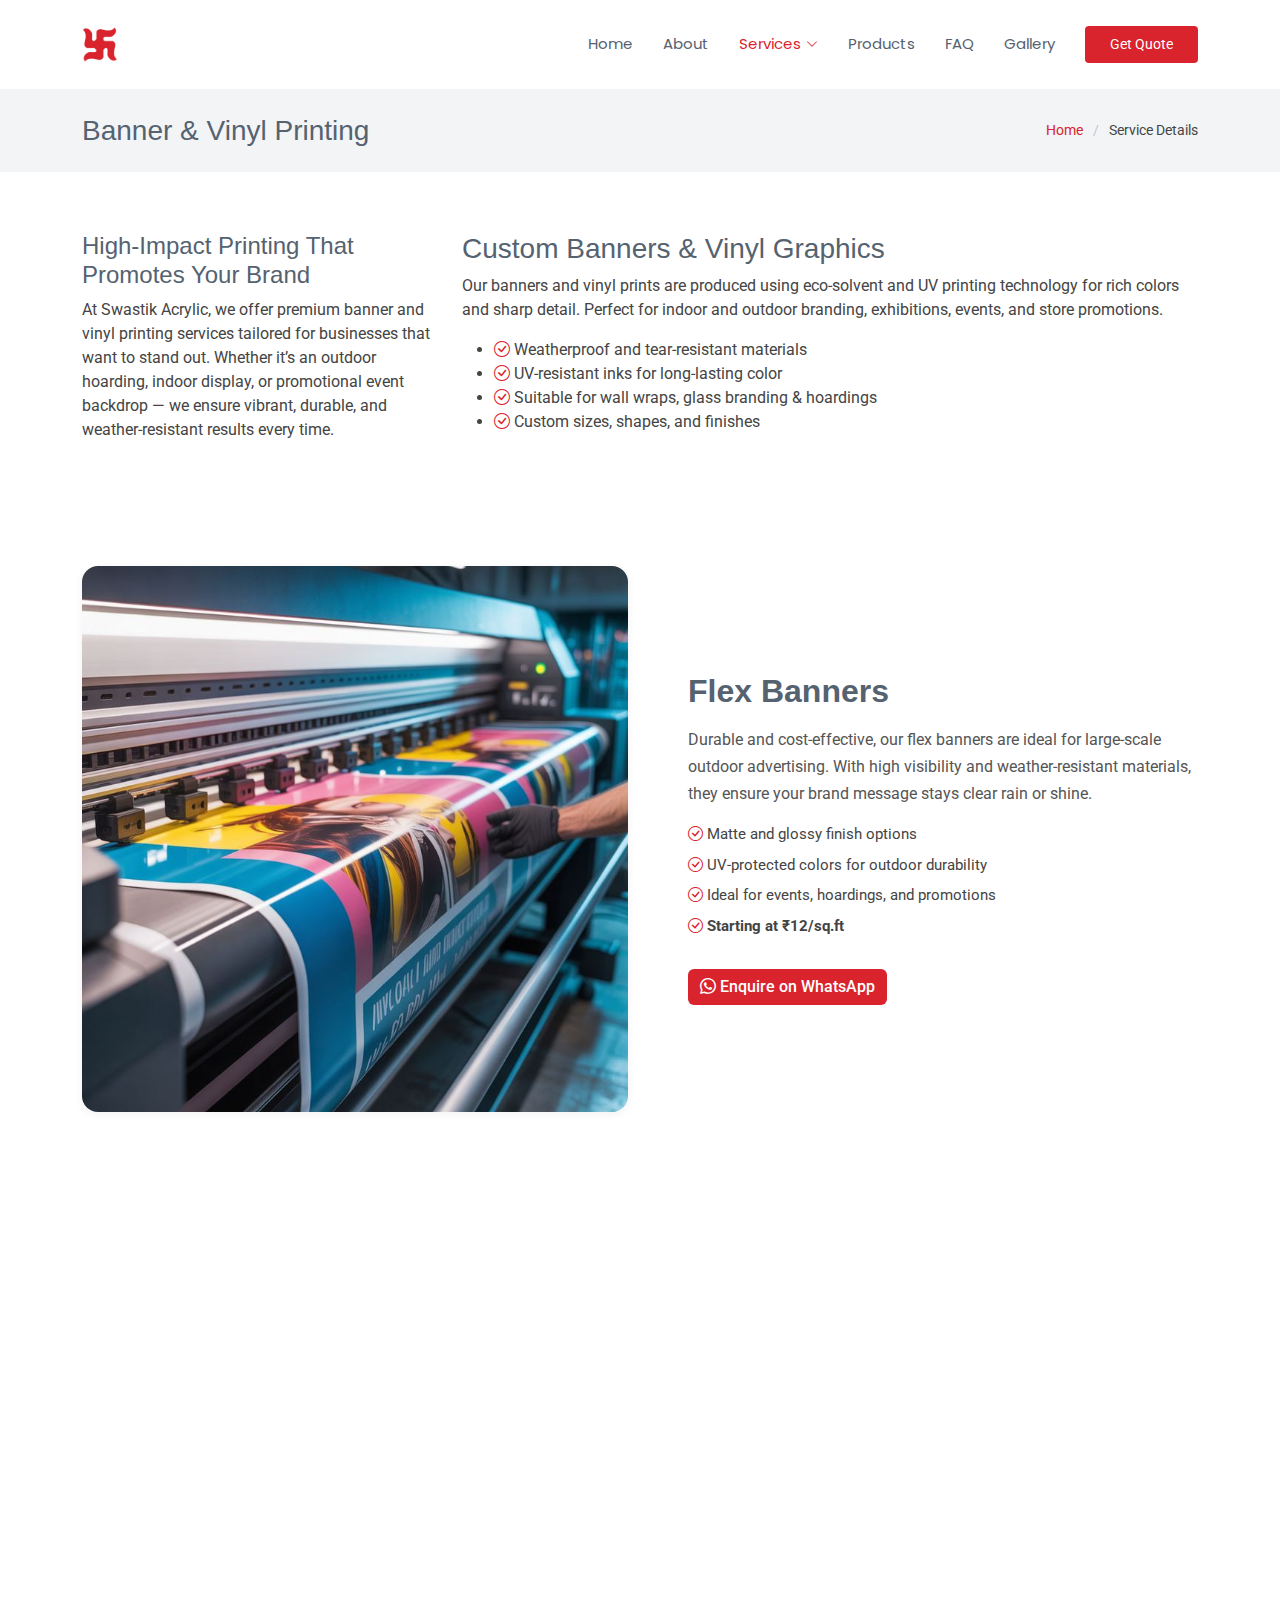
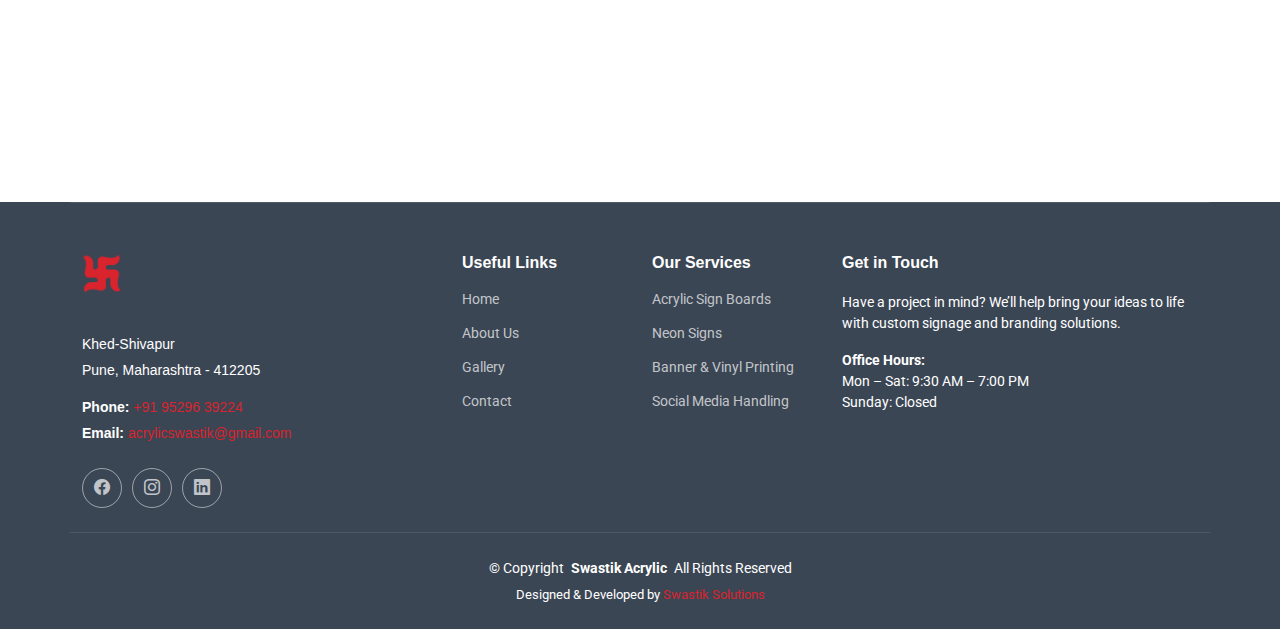
<file: bannervinaylprinting.html>
<!DOCTYPE html>
<html lang="en">

<head>
  <meta charset="utf-8">
  <meta content="width=device-width, initial-scale=1.0" name="viewport">
  <title>Banner & Vinyl Printing | Swastik Acrylic Pune</title>
  <meta name="description"
    content="Swastik Acrylic Pune provides high-quality banner printing and vinyl printing for outdoor and indoor branding. Custom sizes, weatherproof materials, and vibrant finishes.">
  <meta name="keywords"
    content="banner printing pune, vinyl printing pune, flex banner, eco solvent printing, digital printing, signage pune, swastik acrylic">

  <!-- Favicons -->
  <link href="assets/img/favicon.png" rel="icon">
  <link href="assets/img/apple-touch-icon.png" rel="apple-touch-icon">

  <!-- Fonts -->
  <link href="https://fonts.googleapis.com" rel="preconnect">
  <link href="https://fonts.gstatic.com" rel="preconnect" crossorigin>
  <link
    href="https://fonts.googleapis.com/css2?family=Roboto:wght@400;500;700&family=Poppins:wght@400;600;700&display=swap"
    rel="stylesheet">

  <!-- Vendor CSS Files -->
  <link href="assets/vendor/bootstrap/css/bootstrap.min.css" rel="stylesheet">
  <link href="assets/vendor/bootstrap-icons/bootstrap-icons.css" rel="stylesheet">
  <link href="assets/vendor/aos/aos.css" rel="stylesheet">
  <link href="assets/vendor/glightbox/css/glightbox.min.css" rel="stylesheet">
  <link href="assets/vendor/swiper/swiper-bundle.min.css" rel="stylesheet">

  <!-- Main CSS File -->
  <link href="assets/css/main.css" rel="stylesheet">
</head>

<body class="service-details-page">

  <!-- Header -->
  <header id="header" class="header d-flex align-items-center sticky-top">
    <div class="container-fluid container-xl position-relative d-flex align-items-center">

      <a href="index.html" class="logo d-flex align-items-center me-auto">
        <img src="assets/img/r/logo.png" alt="Swastik Acrylic Logo">
      </a>

      <nav id="navmenu" class="navmenu">
        <ul>
          <li><a href="index.html">Home</a></li>
          <li><a href="about.html">About</a></li>
          <li class="dropdown"><a href="#" class="active"><span>Services</span>
              <i class="bi bi-chevron-down toggle-dropdown"></i></a>
            <ul>
              <li><a href="Acrylic.html">Acrylic Sign Boards</a></li>
              <li><a href="#">Neon Signs</a></li>
              <li><a href="banner-printing.html" class="active">Banner & Vinyl Printing</a></li>
              <li><a href="#">Social Media Handling</a></li>
            </ul>
          </li>
          <li><a href="index.html#products">Products</a></li>
          <li><a href="index.html#faq">FAQ</a></li>
          <li><a href="gallery.html">Gallery</a></li>
        </ul>
        <i class="mobile-nav-toggle d-xl-none bi bi-list"></i>
      </nav>

      <a class="btn-getstarted" href="index.html#contact">Get Quote</a>
    </div>
  </header>

  <main class="main">

    <!-- Page Title -->
    <div class="page-title light-background">
      <div class="container d-lg-flex justify-content-between align-items-center">
        <h1 class="mb-2 mb-lg-0">Banner & Vinyl Printing</h1>
        <nav class="breadcrumbs">
          <ol>
            <li><a href="index.html">Home</a></li>
            <li class="current">Service Details</li>
          </ol>
        </nav>
      </div>
    </div>
    <!-- /Page Title -->

    <!-- Intro Section -->
    <section id="service-details" class="service-details section">
      <div class="container">
        <div class="row gy-4">

          <!-- Sidebar -->
          <div class="col-lg-4" data-aos="fade-up" data-aos-delay="100">
            <h4>High-Impact Printing That Promotes Your Brand</h4>
            <p>At Swastik Acrylic, we offer premium banner and vinyl printing services tailored for businesses that want
              to stand out. Whether it’s an outdoor hoarding, indoor display, or promotional event backdrop — we ensure
              vibrant, durable, and weather-resistant results every time.</p>
          </div>

          <!-- Main Content -->
          <div class="col-lg-8" data-aos="fade-up" data-aos-delay="200">
          
            <h3>Custom Banners & Vinyl Graphics</h3>
            <p>
              Our banners and vinyl prints are produced using eco-solvent and UV printing technology for rich colors and
              sharp detail. Perfect for indoor and outdoor branding, exhibitions, events, and store promotions.
            </p>
            <ul>
              <li><i class="bi bi-check-circle"></i> Weatherproof and tear-resistant materials</li>
              <li><i class="bi bi-check-circle"></i> UV-resistant inks for long-lasting color</li>
              <li><i class="bi bi-check-circle"></i> Suitable for wall wraps, glass branding & hoardings</li>
              <li><i class="bi bi-check-circle"></i> Custom sizes, shapes, and finishes</li>
            </ul>
          </div>
        </div>
      </div>
    </section>

    <!-- Product Variations -->
    <section id="products" class="products py-5">
      <div class="container">


        <!-- Flex Banners -->
<div class="row align-items-center mb-5" data-aos="fade-up">
  <div class="col-lg-6">
    <img src="assets/img/r/banner printing.jpeg" alt="Flex Banners" class="img-fluid rounded-4 shadow-sm">
  </div>
  <div class="col-lg-6 ps-lg-5 mt-4 mt-lg-0">
    <h2>Flex Banners</h2>
    <p>
      Durable and cost-effective, our flex banners are ideal for large-scale outdoor advertising. With high
      visibility and weather-resistant materials, they ensure your brand message stays clear rain or shine.
    </p>
    <ul>
      <li><i class="bi bi-check-circle"></i> Matte and glossy finish options</li>
      <li><i class="bi bi-check-circle"></i> UV-protected colors for outdoor durability</li>
      <li><i class="bi bi-check-circle"></i> Ideal for events, hoardings, and promotions</li>
      <li><i class="bi bi-check-circle"></i> <strong>Starting at ₹12/sq.ft</strong></li>
    </ul>
    <a href="https://wa.me/919529639224?text=Hi%2C%20I%27m%20interested%20in%20Flex%20Banners."
       class="btn btn-whatsapp mt-3" target="_blank">
      <i class="bi bi-whatsapp"></i> Enquire on WhatsApp
    </a>
  </div>
</div>


        <!-- Vinyl Printing -->
<div class="row align-items-center flex-lg-row-reverse mb-5" data-aos="fade-up">
  <div class="col-lg-6">
    <img src="assets/img/r/vinyl.jpeg" alt="Vinyl Printing" class="img-fluid rounded-4 shadow-sm">
  </div>
  <div class="col-lg-6 pe-lg-5 mt-4 mt-lg-0">
    <h2 class="fw-bold">Vinyl Printing</h2>
    <p>
      Create sleek, professional visuals with our high-quality vinyl prints. Perfect for walls, glass, and vehicles,
      vinyl printing ensures sharp detailing, vibrant colors, and long-lasting durability for both indoor and outdoor branding.
    </p>
    <ul>
      <li><i class="bi bi-check-circle"></i> Glossy, matte, and transparent finish options</li>
      <li><i class="bi bi-check-circle"></i> Long-lasting adhesive with fade-resistant ink</li>
      <li><i class="bi bi-check-circle"></i> Ideal for office branding, signage, and vehicles</li>
      <li><i class="bi bi-check-circle"></i> <strong>Starting at ₹30/sq.ft</strong></li>
    </ul>
    <a href="https://wa.me/919529639224?text=Hi%2C%20I%27m%20interested%20in%20Vinyl%20Printing."
       class="btn btn-whatsapp mt-3" target="_blank">
      <i class="bi bi-whatsapp"></i> Enquire on WhatsApp
    </a>
  </div>
</div>



      </div>
    </section>

  </main>

  <!-- Footer -->
  <footer id="footer" class="footer dark-background">
    <div class="container footer-top">
      <div class="row gy-4">
        <div class="col-lg-4 col-md-6 footer-about">
          <a href="index.html" class="logo d-flex align-items-center">
            <img src="assets/img/r/logo.png" alt="">
          </a>
          <div class="footer-contact pt-3">
            <p>Khed-Shivapur</p>
            <p>Pune, Maharashtra - 412205</p>
            <p class="mt-3"><strong>Phone:</strong> <a href="tel:+919529639224">+91 95296 39224</a></p>
            <p><strong>Email:</strong> <a href="mailto:acrylicswastik@gmail.com">acrylicswastik@gmail.com</a></p>
          </div>
          <div class="social-links d-flex mt-4">
            <a href="#"><i class="bi bi-facebook"></i></a>
            <a href="#"><i class="bi bi-instagram"></i></a>
            <a href="#"><i class="bi bi-linkedin"></i></a>
          </div>
        </div>

        <div class="col-lg-2 col-md-3 footer-links">
          <h4>Useful Links</h4>
          <ul>
            <li><a href="index.html">Home</a></li>
            <li><a href="about.html">About Us</a></li>
            <li><a href="gallery.html">Gallery</a></li>
            <li><a href="contact.html">Contact</a></li>
          </ul>
        </div>

        <div class="col-lg-2 col-md-3 footer-links">
          <h4>Our Services</h4>
          <ul>
            <li><a href="Acrylic.html">Acrylic Sign Boards</a></li>
            <li><a href="#">Neon Signs</a></li>
            <li><a href="banner-printing.html">Banner & Vinyl Printing</a></li>
            <li><a href="#">Social Media Handling</a></li>
          </ul>
        </div>

        <div class="col-lg-4 col-md-12 footer-newsletter">
          <h4>Get in Touch</h4>
          <p>Have a project in mind? We’ll help bring your ideas to life with custom signage and branding solutions.</p>
          <ul class="list-unstyled">
            <li><strong>Office Hours:</strong></li>
            <li>Mon – Sat: 9:30 AM – 7:00 PM</li>
            <li>Sunday: Closed</li>
          </ul>
        </div>
      </div>
    </div>

    <div class="container copyright text-center mt-4">
      <p>© <span>Copyright</span> <strong class="px-1 sitename">Swastik Acrylic</strong> <span>All Rights Reserved</span></p>
      <div class="credits">
        Designed & Developed by <a href="#">Swastik Solutions</a>
      </div>
    </div>
  </footer>

  <!-- Scroll Top -->
  <a href="#" id="scroll-top" class="scroll-top d-flex align-items-center justify-content-center"><i
      class="bi bi-arrow-up-short"></i></a>

  <!-- Preloader -->
  <div id="preloader"></div>

  <!-- Vendor JS -->
  <script src="assets/vendor/bootstrap/js/bootstrap.bundle.min.js"></script>
  <script src="assets/vendor/aos/aos.js"></script>
  <script src="assets/vendor/glightbox/js/glightbox.min.js"></script>
  <script src="assets/vendor/swiper/swiper-bundle.min.js"></script>
  <script src="assets/vendor/imagesloaded/imagesloaded.pkgd.min.js"></script>
  <script src="assets/vendor/isotope-layout/isotope.pkgd.min.js"></script>
  <script src="assets/vendor/purecounter/purecounter_vanilla.js"></script>
  <script src="assets/vendor/waypoints/noframework.waypoints.js"></script>

  <script src="assets/js/main.js"></script>
</body>

</html>
</file>
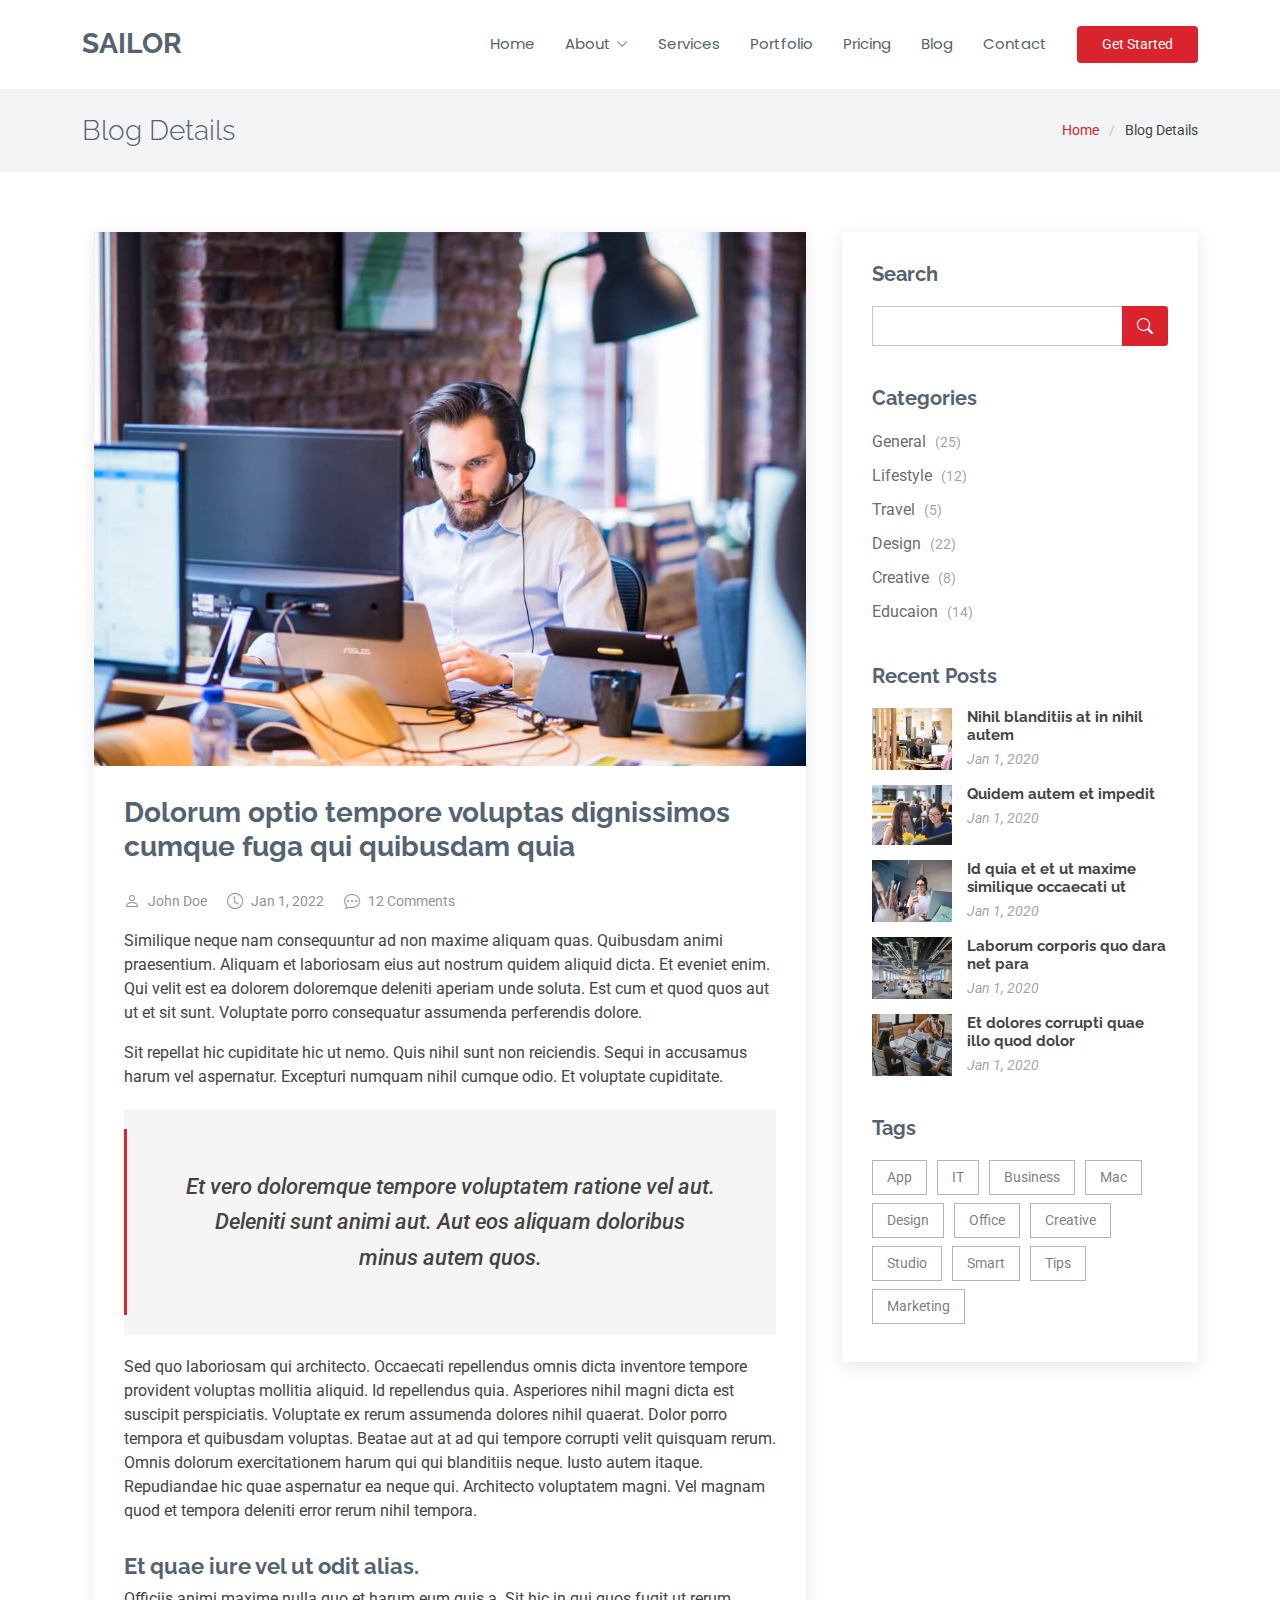
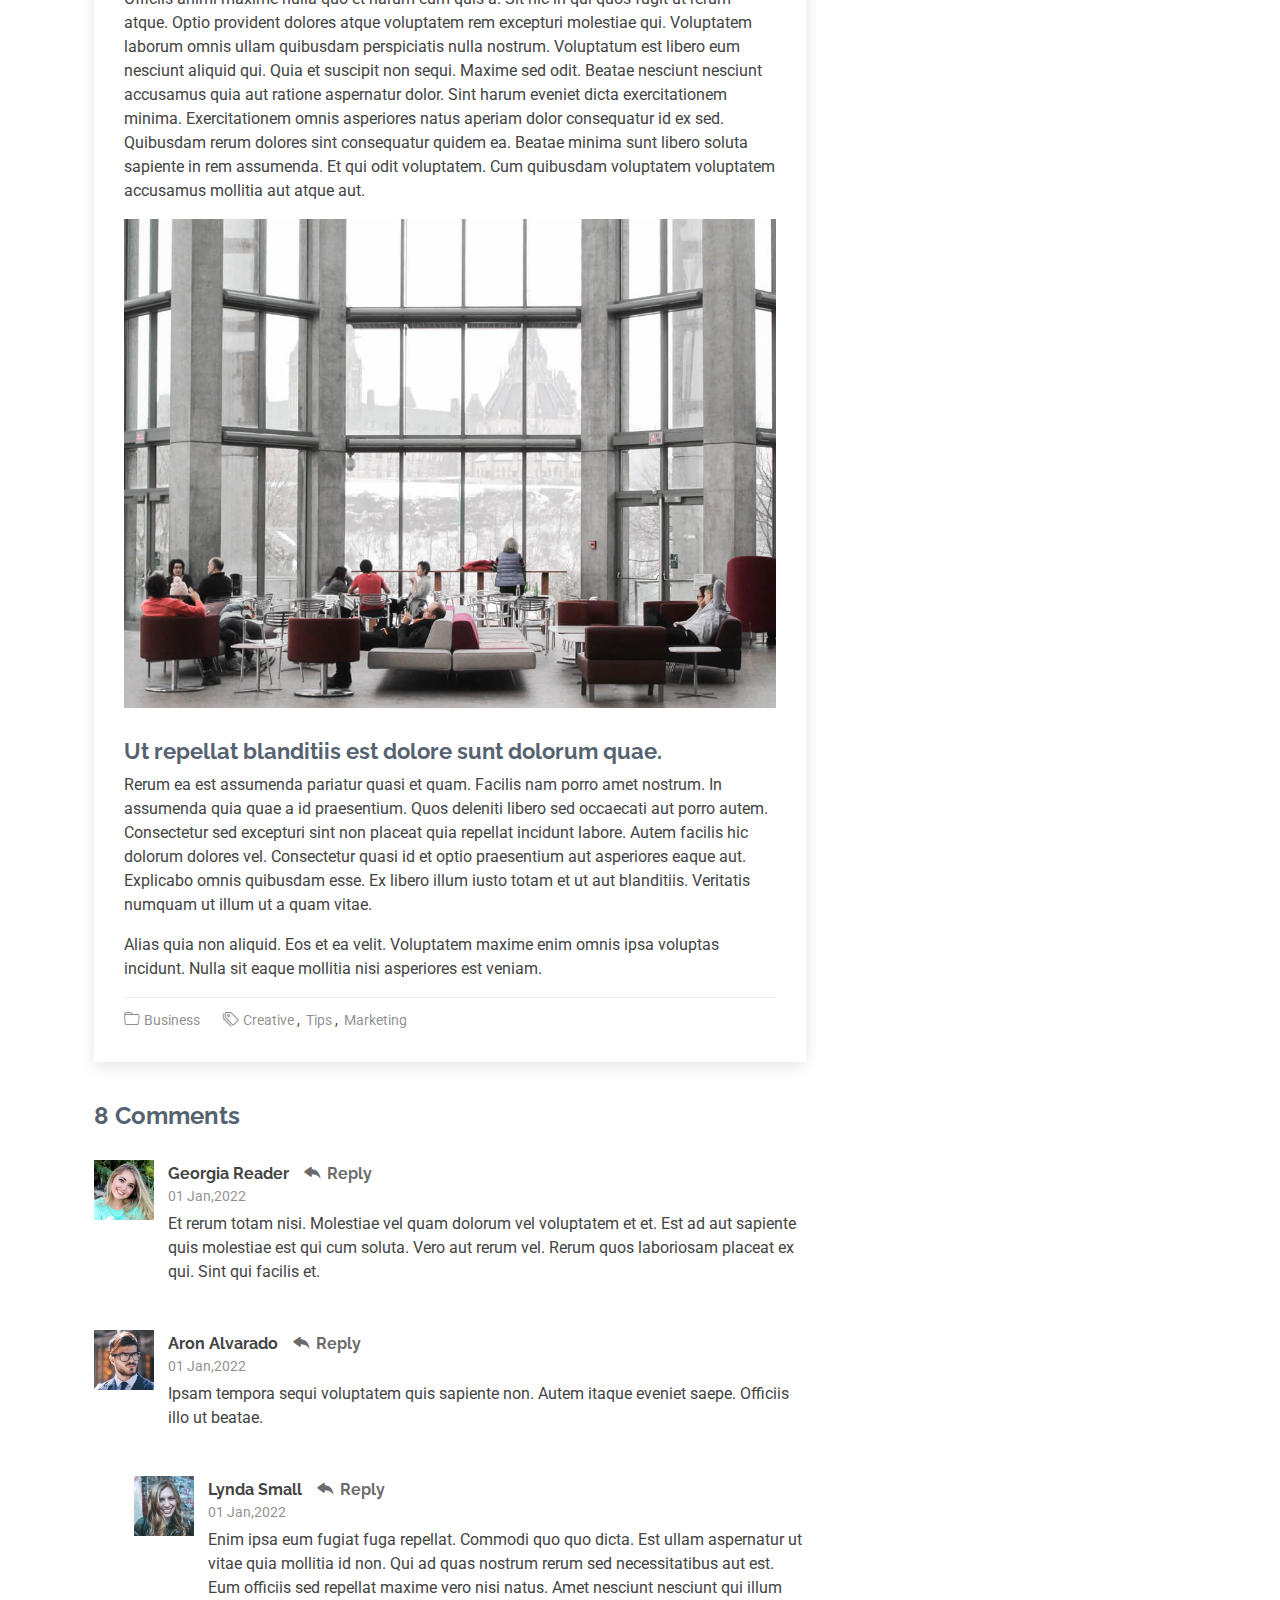
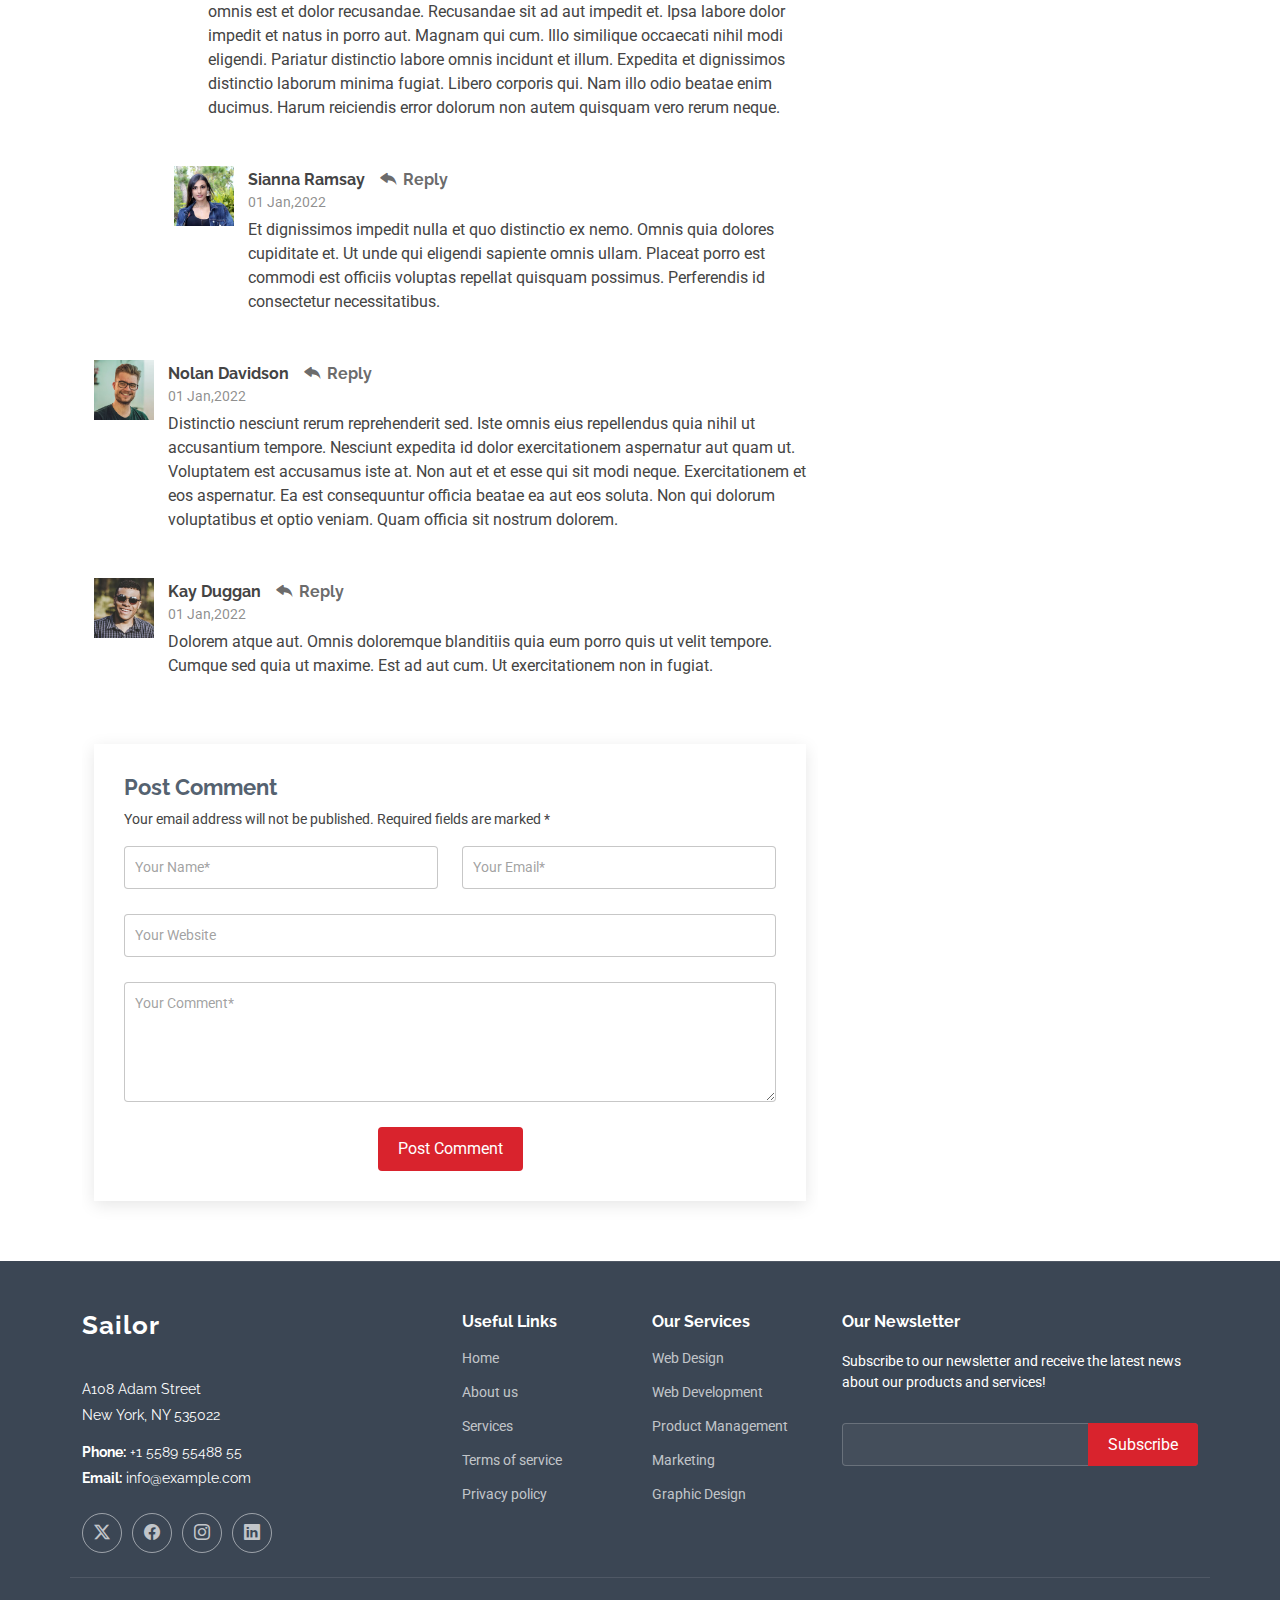
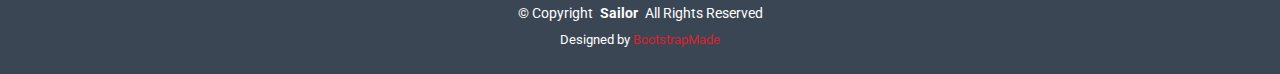
<file: blog-details.html>
<!DOCTYPE html>
<html lang="en">

<head>
  <meta charset="utf-8">
  <meta content="width=device-width, initial-scale=1.0" name="viewport">
  <title>Blog Details - Sailor Bootstrap Template</title>
  <meta name="description" content="">
  <meta name="keywords" content="">

  <!-- Favicons -->
  <link href="assets/img/favicon.png" rel="icon">
  <link href="assets/img/apple-touch-icon.png" rel="apple-touch-icon">

  <!-- Fonts -->
  <link href="https://fonts.googleapis.com" rel="preconnect">
  <link href="https://fonts.gstatic.com" rel="preconnect" crossorigin>
  <link href="https://fonts.googleapis.com/css2?family=Roboto:ital,wght@0,100;0,300;0,400;0,500;0,700;0,900;1,100;1,300;1,400;1,500;1,700;1,900&family=Poppins:ital,wght@0,100;0,200;0,300;0,400;0,500;0,600;0,700;0,800;0,900;1,100;1,200;1,300;1,400;1,500;1,600;1,700;1,800;1,900&family=Raleway:ital,wght@0,100;0,200;0,300;0,400;0,500;0,600;0,700;0,800;0,900;1,100;1,200;1,300;1,400;1,500;1,600;1,700;1,800;1,900&display=swap" rel="stylesheet">

  <!-- Vendor CSS Files -->
  <link href="assets/vendor/bootstrap/css/bootstrap.min.css" rel="stylesheet">
  <link href="assets/vendor/bootstrap-icons/bootstrap-icons.css" rel="stylesheet">
  <link href="assets/vendor/aos/aos.css" rel="stylesheet">
  <link href="assets/vendor/glightbox/css/glightbox.min.css" rel="stylesheet">
  <link href="assets/vendor/swiper/swiper-bundle.min.css" rel="stylesheet">

  <!-- Main CSS File -->
  <link href="assets/css/main.css" rel="stylesheet">

  <!-- =======================================================
  * Template Name: Sailor
  * Template URL: https://bootstrapmade.com/sailor-free-bootstrap-theme/
  * Updated: Aug 07 2024 with Bootstrap v5.3.3
  * Author: BootstrapMade.com
  * License: https://bootstrapmade.com/license/
  ======================================================== -->
</head>

<body class="blog-details-page">

  <header id="header" class="header d-flex align-items-center sticky-top">
    <div class="container-fluid container-xl position-relative d-flex align-items-center">

      <a href="index.html" class="logo d-flex align-items-center me-auto">
        <!-- Uncomment the line below if you also wish to use an image logo -->
        <!-- <img src="assets/img/logo.png" alt=""> -->
        <h1 class="sitename">Sailor</h1>
      </a>

      <nav id="navmenu" class="navmenu">
        <ul>
          <li><a href="#hero">Home</a></li>
          <li class="dropdown"><a href="about.html"><span>About</span> <i class="bi bi-chevron-down toggle-dropdown"></i></a>
            <ul>
              <li><a href="team.html">Team</a></li>
              <li><a href="testimonials.html">Testimonials</a></li>
              <li class="dropdown"><a href="#"><span>Deep Dropdown</span> <i class="bi bi-chevron-down toggle-dropdown"></i></a>
                <ul>
                  <li><a href="#">Deep Dropdown 1</a></li>
                  <li><a href="#">Deep Dropdown 2</a></li>
                  <li><a href="#">Deep Dropdown 3</a></li>
                  <li><a href="#">Deep Dropdown 4</a></li>
                  <li><a href="#">Deep Dropdown 5</a></li>
                </ul>
              </li>
            </ul>
          </li>
          <li><a href="services.html">Services</a></li>
          <li><a href="portfolio.html">Portfolio</a></li>
          <li><a href="pricing.html">Pricing</a></li>
          <li><a href="blog.html">Blog</a></li>
          <li><a href="contact.html">Contact</a></li>
        </ul>
        <i class="mobile-nav-toggle d-xl-none bi bi-list"></i>
      </nav>

      <a class="btn-getstarted" href="about.html">Get Started</a>

    </div>
  </header>

  <main class="main">

    <!-- Page Title -->
    <div class="page-title light-background">
      <div class="container d-lg-flex justify-content-between align-items-center">
        <h1 class="mb-2 mb-lg-0">Blog Details</h1>
        <nav class="breadcrumbs">
          <ol>
            <li><a href="index.html">Home</a></li>
            <li class="current">Blog Details</li>
          </ol>
        </nav>
      </div>
    </div><!-- End Page Title -->

    <div class="container">
      <div class="row">

        <div class="col-lg-8">

          <!-- Blog Details Section -->
          <section id="blog-details" class="blog-details section">
            <div class="container">

              <article class="article">

                <div class="post-img">
                  <img src="assets/img/blog/blog-1.jpg" alt="" class="img-fluid">
                </div>

                <h2 class="title">Dolorum optio tempore voluptas dignissimos cumque fuga qui quibusdam quia</h2>

                <div class="meta-top">
                  <ul>
                    <li class="d-flex align-items-center"><i class="bi bi-person"></i> <a href="blog-details.html">John Doe</a></li>
                    <li class="d-flex align-items-center"><i class="bi bi-clock"></i> <a href="blog-details.html"><time datetime="2020-01-01">Jan 1, 2022</time></a></li>
                    <li class="d-flex align-items-center"><i class="bi bi-chat-dots"></i> <a href="blog-details.html">12 Comments</a></li>
                  </ul>
                </div><!-- End meta top -->

                <div class="content">
                  <p>
                    Similique neque nam consequuntur ad non maxime aliquam quas. Quibusdam animi praesentium. Aliquam et laboriosam eius aut nostrum quidem aliquid dicta.
                    Et eveniet enim. Qui velit est ea dolorem doloremque deleniti aperiam unde soluta. Est cum et quod quos aut ut et sit sunt. Voluptate porro consequatur assumenda perferendis dolore.
                  </p>

                  <p>
                    Sit repellat hic cupiditate hic ut nemo. Quis nihil sunt non reiciendis. Sequi in accusamus harum vel aspernatur. Excepturi numquam nihil cumque odio. Et voluptate cupiditate.
                  </p>

                  <blockquote>
                    <p>
                      Et vero doloremque tempore voluptatem ratione vel aut. Deleniti sunt animi aut. Aut eos aliquam doloribus minus autem quos.
                    </p>
                  </blockquote>

                  <p>
                    Sed quo laboriosam qui architecto. Occaecati repellendus omnis dicta inventore tempore provident voluptas mollitia aliquid. Id repellendus quia. Asperiores nihil magni dicta est suscipit perspiciatis. Voluptate ex rerum assumenda dolores nihil quaerat.
                    Dolor porro tempora et quibusdam voluptas. Beatae aut at ad qui tempore corrupti velit quisquam rerum. Omnis dolorum exercitationem harum qui qui blanditiis neque.
                    Iusto autem itaque. Repudiandae hic quae aspernatur ea neque qui. Architecto voluptatem magni. Vel magnam quod et tempora deleniti error rerum nihil tempora.
                  </p>

                  <h3>Et quae iure vel ut odit alias.</h3>
                  <p>
                    Officiis animi maxime nulla quo et harum eum quis a. Sit hic in qui quos fugit ut rerum atque. Optio provident dolores atque voluptatem rem excepturi molestiae qui. Voluptatem laborum omnis ullam quibusdam perspiciatis nulla nostrum. Voluptatum est libero eum nesciunt aliquid qui.
                    Quia et suscipit non sequi. Maxime sed odit. Beatae nesciunt nesciunt accusamus quia aut ratione aspernatur dolor. Sint harum eveniet dicta exercitationem minima. Exercitationem omnis asperiores natus aperiam dolor consequatur id ex sed. Quibusdam rerum dolores sint consequatur quidem ea.
                    Beatae minima sunt libero soluta sapiente in rem assumenda. Et qui odit voluptatem. Cum quibusdam voluptatem voluptatem accusamus mollitia aut atque aut.
                  </p>
                  <img src="assets/img/blog/blog-inside-post.jpg" class="img-fluid" alt="">

                  <h3>Ut repellat blanditiis est dolore sunt dolorum quae.</h3>
                  <p>
                    Rerum ea est assumenda pariatur quasi et quam. Facilis nam porro amet nostrum. In assumenda quia quae a id praesentium. Quos deleniti libero sed occaecati aut porro autem. Consectetur sed excepturi sint non placeat quia repellat incidunt labore. Autem facilis hic dolorum dolores vel.
                    Consectetur quasi id et optio praesentium aut asperiores eaque aut. Explicabo omnis quibusdam esse. Ex libero illum iusto totam et ut aut blanditiis. Veritatis numquam ut illum ut a quam vitae.
                  </p>
                  <p>
                    Alias quia non aliquid. Eos et ea velit. Voluptatem maxime enim omnis ipsa voluptas incidunt. Nulla sit eaque mollitia nisi asperiores est veniam.
                  </p>

                </div><!-- End post content -->

                <div class="meta-bottom">
                  <i class="bi bi-folder"></i>
                  <ul class="cats">
                    <li><a href="#">Business</a></li>
                  </ul>

                  <i class="bi bi-tags"></i>
                  <ul class="tags">
                    <li><a href="#">Creative</a></li>
                    <li><a href="#">Tips</a></li>
                    <li><a href="#">Marketing</a></li>
                  </ul>
                </div><!-- End meta bottom -->

              </article>

            </div>
          </section><!-- /Blog Details Section -->

          <!-- Blog Comments Section -->
          <section id="blog-comments" class="blog-comments section">

            <div class="container">

              <h4 class="comments-count">8 Comments</h4>

              <div id="comment-1" class="comment">
                <div class="d-flex">
                  <div class="comment-img"><img src="assets/img/blog/comments-1.jpg" alt=""></div>
                  <div>
                    <h5><a href="">Georgia Reader</a> <a href="#" class="reply"><i class="bi bi-reply-fill"></i> Reply</a></h5>
                    <time datetime="2020-01-01">01 Jan,2022</time>
                    <p>
                      Et rerum totam nisi. Molestiae vel quam dolorum vel voluptatem et et. Est ad aut sapiente quis molestiae est qui cum soluta.
                      Vero aut rerum vel. Rerum quos laboriosam placeat ex qui. Sint qui facilis et.
                    </p>
                  </div>
                </div>
              </div><!-- End comment #1 -->

              <div id="comment-2" class="comment">
                <div class="d-flex">
                  <div class="comment-img"><img src="assets/img/blog/comments-2.jpg" alt=""></div>
                  <div>
                    <h5><a href="">Aron Alvarado</a> <a href="#" class="reply"><i class="bi bi-reply-fill"></i> Reply</a></h5>
                    <time datetime="2020-01-01">01 Jan,2022</time>
                    <p>
                      Ipsam tempora sequi voluptatem quis sapiente non. Autem itaque eveniet saepe. Officiis illo ut beatae.
                    </p>
                  </div>
                </div>

                <div id="comment-reply-1" class="comment comment-reply">
                  <div class="d-flex">
                    <div class="comment-img"><img src="assets/img/blog/comments-3.jpg" alt=""></div>
                    <div>
                      <h5><a href="">Lynda Small</a> <a href="#" class="reply"><i class="bi bi-reply-fill"></i> Reply</a></h5>
                      <time datetime="2020-01-01">01 Jan,2022</time>
                      <p>
                        Enim ipsa eum fugiat fuga repellat. Commodi quo quo dicta. Est ullam aspernatur ut vitae quia mollitia id non. Qui ad quas nostrum rerum sed necessitatibus aut est. Eum officiis sed repellat maxime vero nisi natus. Amet nesciunt nesciunt qui illum omnis est et dolor recusandae.

                        Recusandae sit ad aut impedit et. Ipsa labore dolor impedit et natus in porro aut. Magnam qui cum. Illo similique occaecati nihil modi eligendi. Pariatur distinctio labore omnis incidunt et illum. Expedita et dignissimos distinctio laborum minima fugiat.

                        Libero corporis qui. Nam illo odio beatae enim ducimus. Harum reiciendis error dolorum non autem quisquam vero rerum neque.
                      </p>
                    </div>
                  </div>

                  <div id="comment-reply-2" class="comment comment-reply">
                    <div class="d-flex">
                      <div class="comment-img"><img src="assets/img/blog/comments-4.jpg" alt=""></div>
                      <div>
                        <h5><a href="">Sianna Ramsay</a> <a href="#" class="reply"><i class="bi bi-reply-fill"></i> Reply</a></h5>
                        <time datetime="2020-01-01">01 Jan,2022</time>
                        <p>
                          Et dignissimos impedit nulla et quo distinctio ex nemo. Omnis quia dolores cupiditate et. Ut unde qui eligendi sapiente omnis ullam. Placeat porro est commodi est officiis voluptas repellat quisquam possimus. Perferendis id consectetur necessitatibus.
                        </p>
                      </div>
                    </div>

                  </div><!-- End comment reply #2-->

                </div><!-- End comment reply #1-->

              </div><!-- End comment #2-->

              <div id="comment-3" class="comment">
                <div class="d-flex">
                  <div class="comment-img"><img src="assets/img/blog/comments-5.jpg" alt=""></div>
                  <div>
                    <h5><a href="">Nolan Davidson</a> <a href="#" class="reply"><i class="bi bi-reply-fill"></i> Reply</a></h5>
                    <time datetime="2020-01-01">01 Jan,2022</time>
                    <p>
                      Distinctio nesciunt rerum reprehenderit sed. Iste omnis eius repellendus quia nihil ut accusantium tempore. Nesciunt expedita id dolor exercitationem aspernatur aut quam ut. Voluptatem est accusamus iste at.
                      Non aut et et esse qui sit modi neque. Exercitationem et eos aspernatur. Ea est consequuntur officia beatae ea aut eos soluta. Non qui dolorum voluptatibus et optio veniam. Quam officia sit nostrum dolorem.
                    </p>
                  </div>
                </div>

              </div><!-- End comment #3 -->

              <div id="comment-4" class="comment">
                <div class="d-flex">
                  <div class="comment-img"><img src="assets/img/blog/comments-6.jpg" alt=""></div>
                  <div>
                    <h5><a href="">Kay Duggan</a> <a href="#" class="reply"><i class="bi bi-reply-fill"></i> Reply</a></h5>
                    <time datetime="2020-01-01">01 Jan,2022</time>
                    <p>
                      Dolorem atque aut. Omnis doloremque blanditiis quia eum porro quis ut velit tempore. Cumque sed quia ut maxime. Est ad aut cum. Ut exercitationem non in fugiat.
                    </p>
                  </div>
                </div>

              </div><!-- End comment #4 -->

            </div>

          </section><!-- /Blog Comments Section -->

          <!-- Comment Form Section -->
          <section id="comment-form" class="comment-form section">
            <div class="container">

              <form action="">

                <h4>Post Comment</h4>
                <p>Your email address will not be published. Required fields are marked * </p>
                <div class="row">
                  <div class="col-md-6 form-group">
                    <input name="name" type="text" class="form-control" placeholder="Your Name*">
                  </div>
                  <div class="col-md-6 form-group">
                    <input name="email" type="text" class="form-control" placeholder="Your Email*">
                  </div>
                </div>
                <div class="row">
                  <div class="col form-group">
                    <input name="website" type="text" class="form-control" placeholder="Your Website">
                  </div>
                </div>
                <div class="row">
                  <div class="col form-group">
                    <textarea name="comment" class="form-control" placeholder="Your Comment*"></textarea>
                  </div>
                </div>

                <div class="text-center">
                  <button type="submit" class="btn btn-primary">Post Comment</button>
                </div>

              </form>

            </div>
          </section><!-- /Comment Form Section -->

        </div>

        <div class="col-lg-4 sidebar">

          <div class="widgets-container">

            <!-- Search Widget -->
            <div class="search-widget widget-item">

              <h3 class="widget-title">Search</h3>
              <form action="">
                <input type="text">
                <button type="submit" title="Search"><i class="bi bi-search"></i></button>
              </form>

            </div><!--/Search Widget -->

            <!-- Categories Widget -->
            <div class="categories-widget widget-item">

              <h3 class="widget-title">Categories</h3>
              <ul class="mt-3">
                <li><a href="#">General <span>(25)</span></a></li>
                <li><a href="#">Lifestyle <span>(12)</span></a></li>
                <li><a href="#">Travel <span>(5)</span></a></li>
                <li><a href="#">Design <span>(22)</span></a></li>
                <li><a href="#">Creative <span>(8)</span></a></li>
                <li><a href="#">Educaion <span>(14)</span></a></li>
              </ul>

            </div><!--/Categories Widget -->

            <!-- Recent Posts Widget -->
            <div class="recent-posts-widget widget-item">

              <h3 class="widget-title">Recent Posts</h3>

              <div class="post-item">
                <img src="assets/img/blog/blog-recent-1.jpg" alt="" class="flex-shrink-0">
                <div>
                  <h4><a href="blog-details.html">Nihil blanditiis at in nihil autem</a></h4>
                  <time datetime="2020-01-01">Jan 1, 2020</time>
                </div>
              </div><!-- End recent post item-->

              <div class="post-item">
                <img src="assets/img/blog/blog-recent-2.jpg" alt="" class="flex-shrink-0">
                <div>
                  <h4><a href="blog-details.html">Quidem autem et impedit</a></h4>
                  <time datetime="2020-01-01">Jan 1, 2020</time>
                </div>
              </div><!-- End recent post item-->

              <div class="post-item">
                <img src="assets/img/blog/blog-recent-3.jpg" alt="" class="flex-shrink-0">
                <div>
                  <h4><a href="blog-details.html">Id quia et et ut maxime similique occaecati ut</a></h4>
                  <time datetime="2020-01-01">Jan 1, 2020</time>
                </div>
              </div><!-- End recent post item-->

              <div class="post-item">
                <img src="assets/img/blog/blog-recent-4.jpg" alt="" class="flex-shrink-0">
                <div>
                  <h4><a href="blog-details.html">Laborum corporis quo dara net para</a></h4>
                  <time datetime="2020-01-01">Jan 1, 2020</time>
                </div>
              </div><!-- End recent post item-->

              <div class="post-item">
                <img src="assets/img/blog/blog-recent-5.jpg" alt="" class="flex-shrink-0">
                <div>
                  <h4><a href="blog-details.html">Et dolores corrupti quae illo quod dolor</a></h4>
                  <time datetime="2020-01-01">Jan 1, 2020</time>
                </div>
              </div><!-- End recent post item-->

            </div><!--/Recent Posts Widget -->

            <!-- Tags Widget -->
            <div class="tags-widget widget-item">

              <h3 class="widget-title">Tags</h3>
              <ul>
                <li><a href="#">App</a></li>
                <li><a href="#">IT</a></li>
                <li><a href="#">Business</a></li>
                <li><a href="#">Mac</a></li>
                <li><a href="#">Design</a></li>
                <li><a href="#">Office</a></li>
                <li><a href="#">Creative</a></li>
                <li><a href="#">Studio</a></li>
                <li><a href="#">Smart</a></li>
                <li><a href="#">Tips</a></li>
                <li><a href="#">Marketing</a></li>
              </ul>

            </div><!--/Tags Widget -->

          </div>

        </div>

      </div>
    </div>

  </main>

  <footer id="footer" class="footer dark-background">

    <div class="container footer-top">
      <div class="row gy-4">
        <div class="col-lg-4 col-md-6 footer-about">
          <a href="index.html" class="logo d-flex align-items-center">
            <span class="sitename">Sailor</span>
          </a>
          <div class="footer-contact pt-3">
            <p>A108 Adam Street</p>
            <p>New York, NY 535022</p>
            <p class="mt-3"><strong>Phone:</strong> <span>+1 5589 55488 55</span></p>
            <p><strong>Email:</strong> <span>info@example.com</span></p>
          </div>
          <div class="social-links d-flex mt-4">
            <a href=""><i class="bi bi-twitter-x"></i></a>
            <a href=""><i class="bi bi-facebook"></i></a>
            <a href=""><i class="bi bi-instagram"></i></a>
            <a href=""><i class="bi bi-linkedin"></i></a>
          </div>
        </div>

        <div class="col-lg-2 col-md-3 footer-links">
          <h4>Useful Links</h4>
          <ul>
            <li><a href="#">Home</a></li>
            <li><a href="#">About us</a></li>
            <li><a href="#">Services</a></li>
            <li><a href="#">Terms of service</a></li>
            <li><a href="#">Privacy policy</a></li>
          </ul>
        </div>

        <div class="col-lg-2 col-md-3 footer-links">
          <h4>Our Services</h4>
          <ul>
            <li><a href="#">Web Design</a></li>
            <li><a href="#">Web Development</a></li>
            <li><a href="#">Product Management</a></li>
            <li><a href="#">Marketing</a></li>
            <li><a href="#">Graphic Design</a></li>
          </ul>
        </div>

        <div class="col-lg-4 col-md-12 footer-newsletter">
          <h4>Our Newsletter</h4>
          <p>Subscribe to our newsletter and receive the latest news about our products and services!</p>
          <form action="forms/newsletter.php" method="post" class="php-email-form">
            <div class="newsletter-form"><input type="email" name="email"><input type="submit" value="Subscribe"></div>
            <div class="loading">Loading</div>
            <div class="error-message"></div>
            <div class="sent-message">Your subscription request has been sent. Thank you!</div>
          </form>
        </div>

      </div>
    </div>

    <div class="container copyright text-center mt-4">
      <p>© <span>Copyright</span> <strong class="px-1 sitename">Sailor</strong> <span>All Rights Reserved</span></p>
      <div class="credits">
        <!-- All the links in the footer should remain intact. -->
        <!-- You can delete the links only if you've purchased the pro version. -->
        <!-- Licensing information: https://bootstrapmade.com/license/ -->
        <!-- Purchase the pro version with working PHP/AJAX contact form: [buy-url] -->
        Designed by <a href="https://bootstrapmade.com/">BootstrapMade</a>
      </div>
    </div>

  </footer>

  <!-- Scroll Top -->
  <a href="#" id="scroll-top" class="scroll-top d-flex align-items-center justify-content-center"><i class="bi bi-arrow-up-short"></i></a>

  <!-- Preloader -->
  <div id="preloader"></div>

  <!-- Vendor JS Files -->
  <script src="assets/vendor/bootstrap/js/bootstrap.bundle.min.js"></script>
  <script src="assets/vendor/php-email-form/validate.js"></script>
  <script src="assets/vendor/aos/aos.js"></script>
  <script src="assets/vendor/glightbox/js/glightbox.min.js"></script>
  <script src="assets/vendor/imagesloaded/imagesloaded.pkgd.min.js"></script>
  <script src="assets/vendor/isotope-layout/isotope.pkgd.min.js"></script>
  <script src="assets/vendor/purecounter/purecounter_vanilla.js"></script>
  <script src="assets/vendor/waypoints/noframework.waypoints.js"></script>
  <script src="assets/vendor/swiper/swiper-bundle.min.js"></script>

  <!-- Main JS File -->
  <script src="assets/js/main.js"></script>

</body>

</html>
</file>
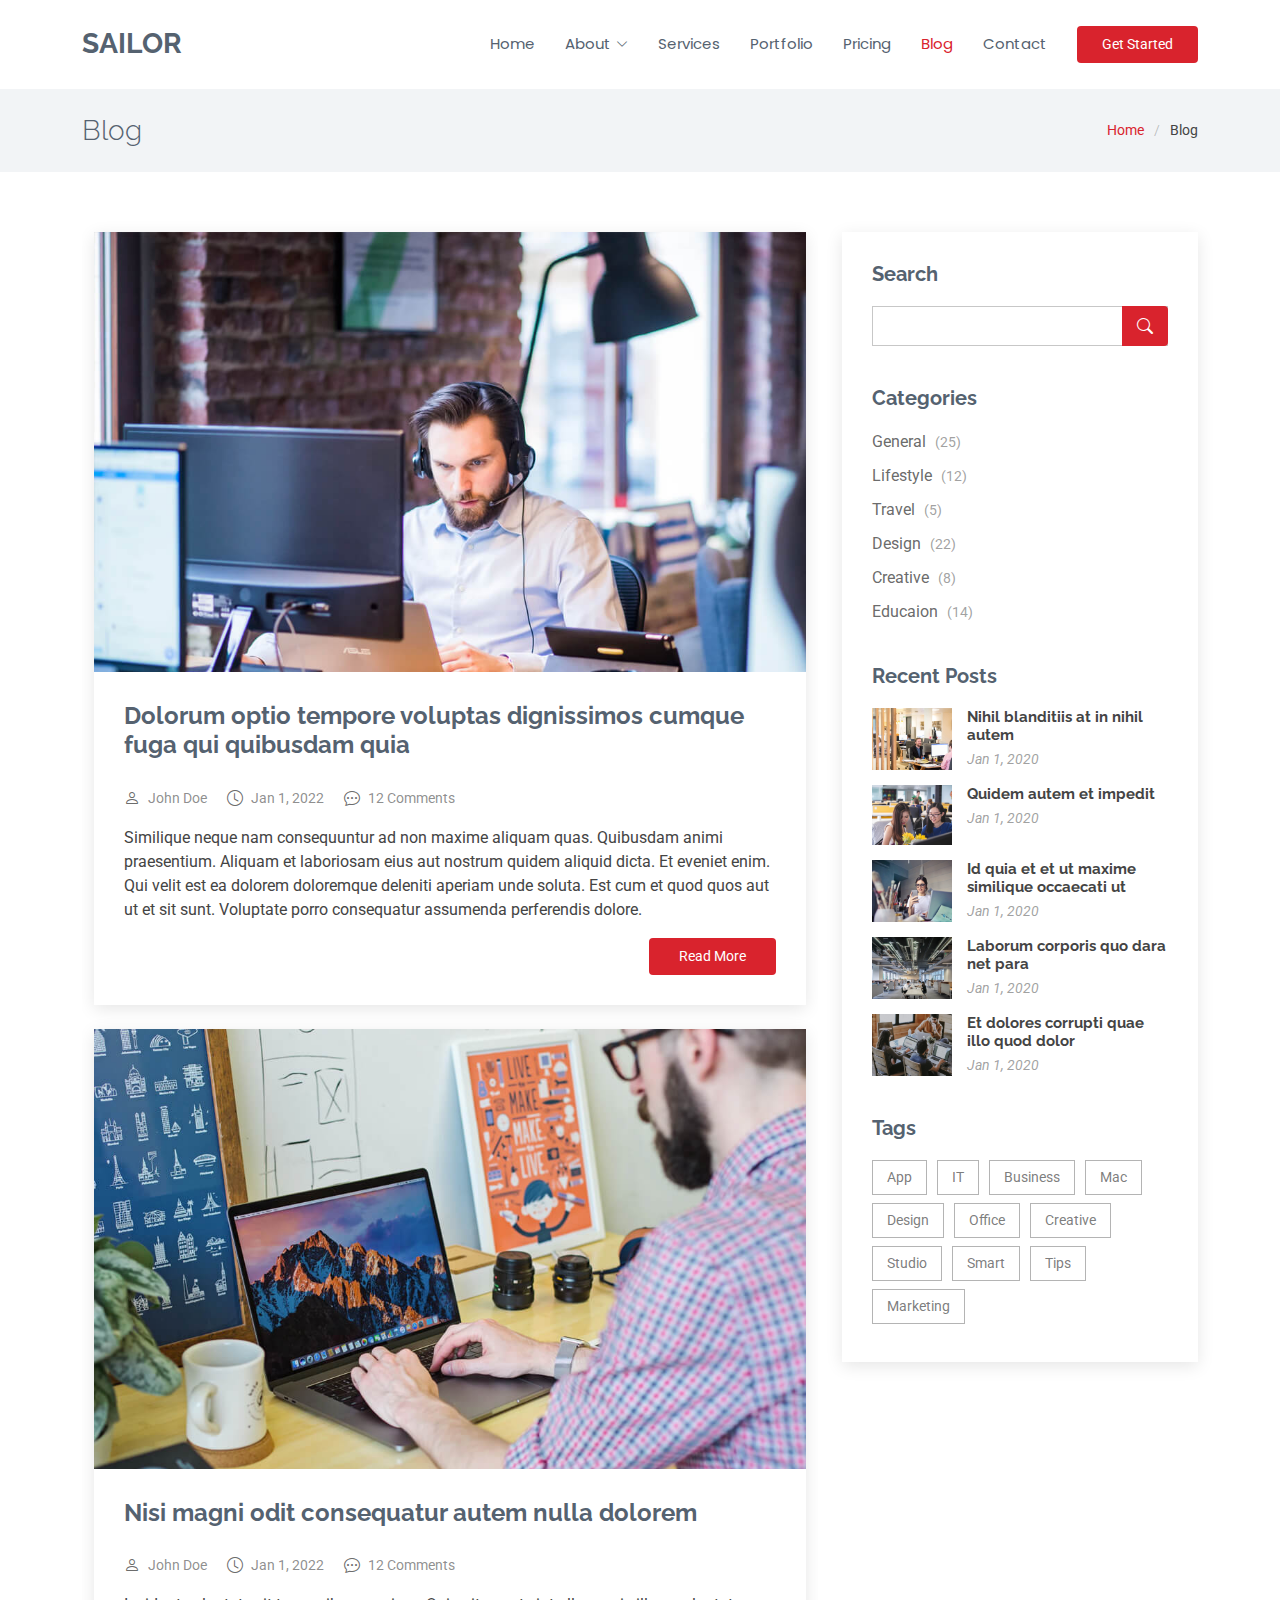
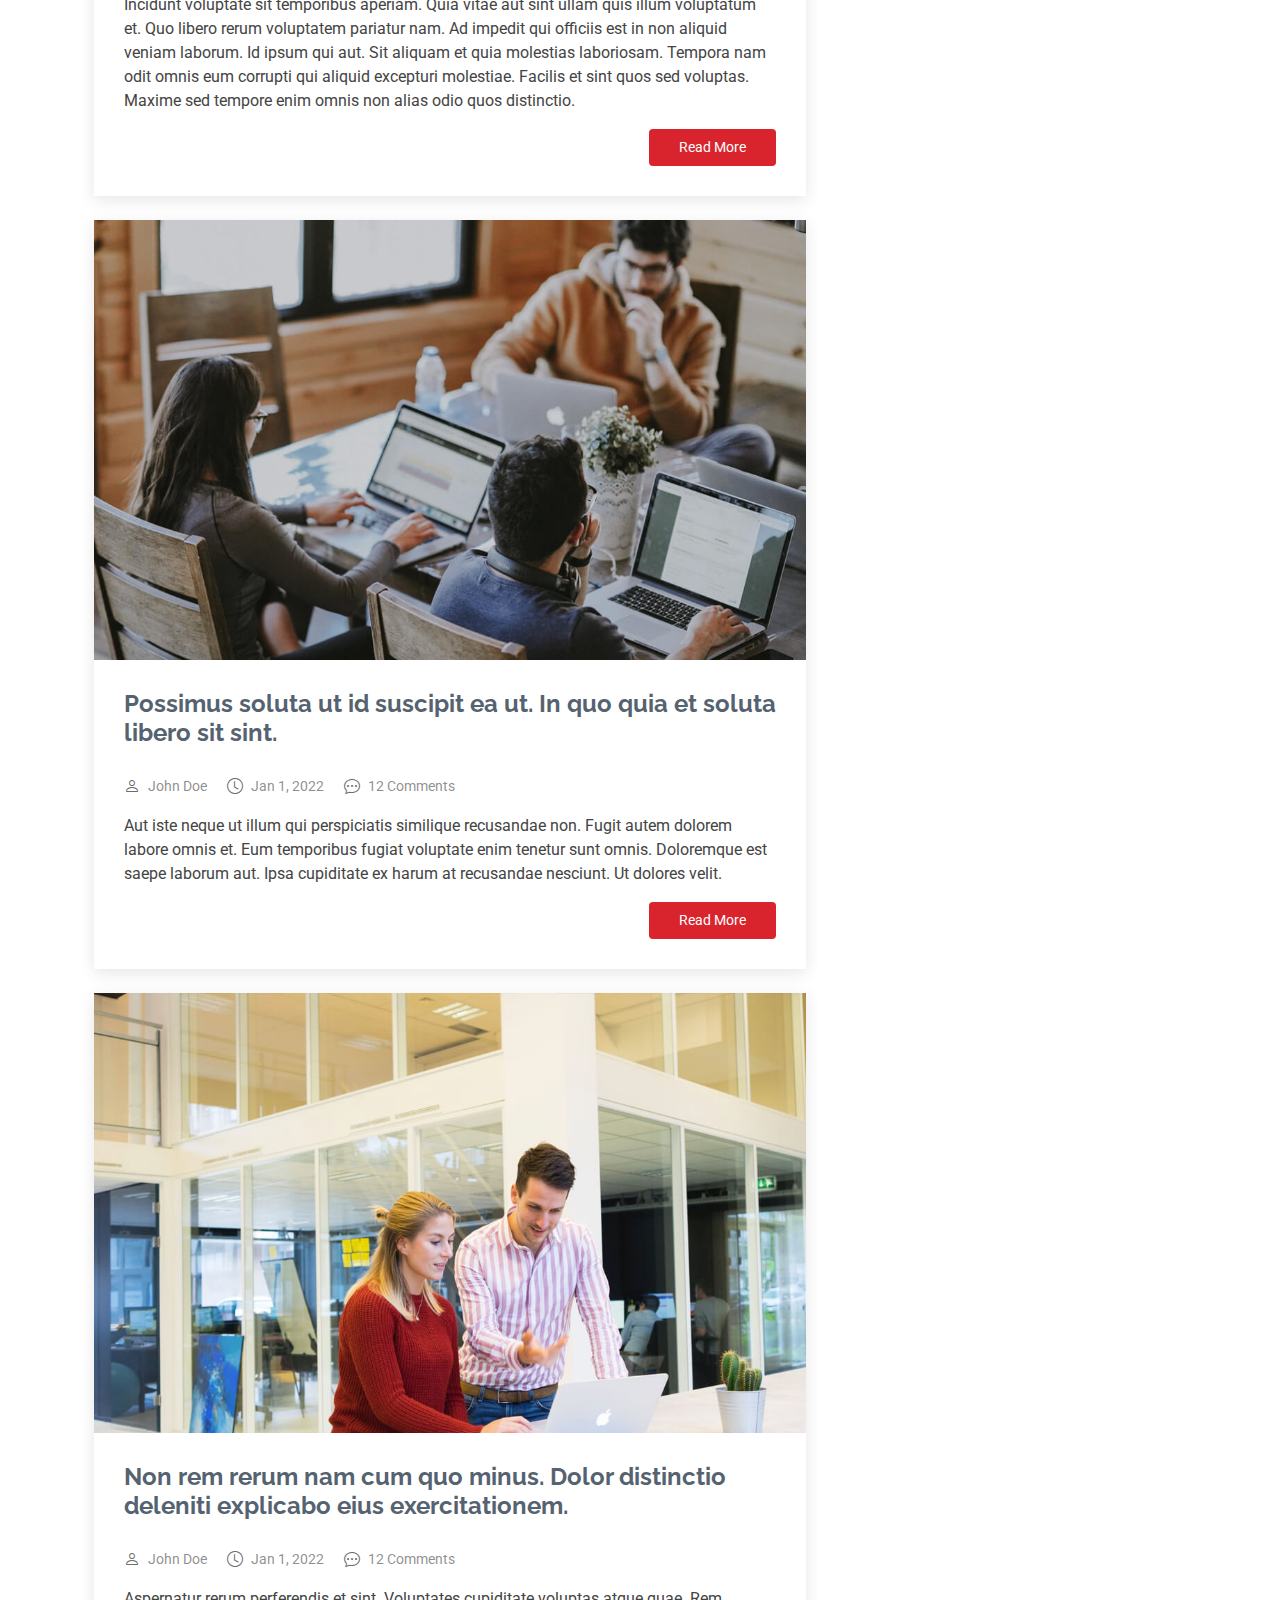
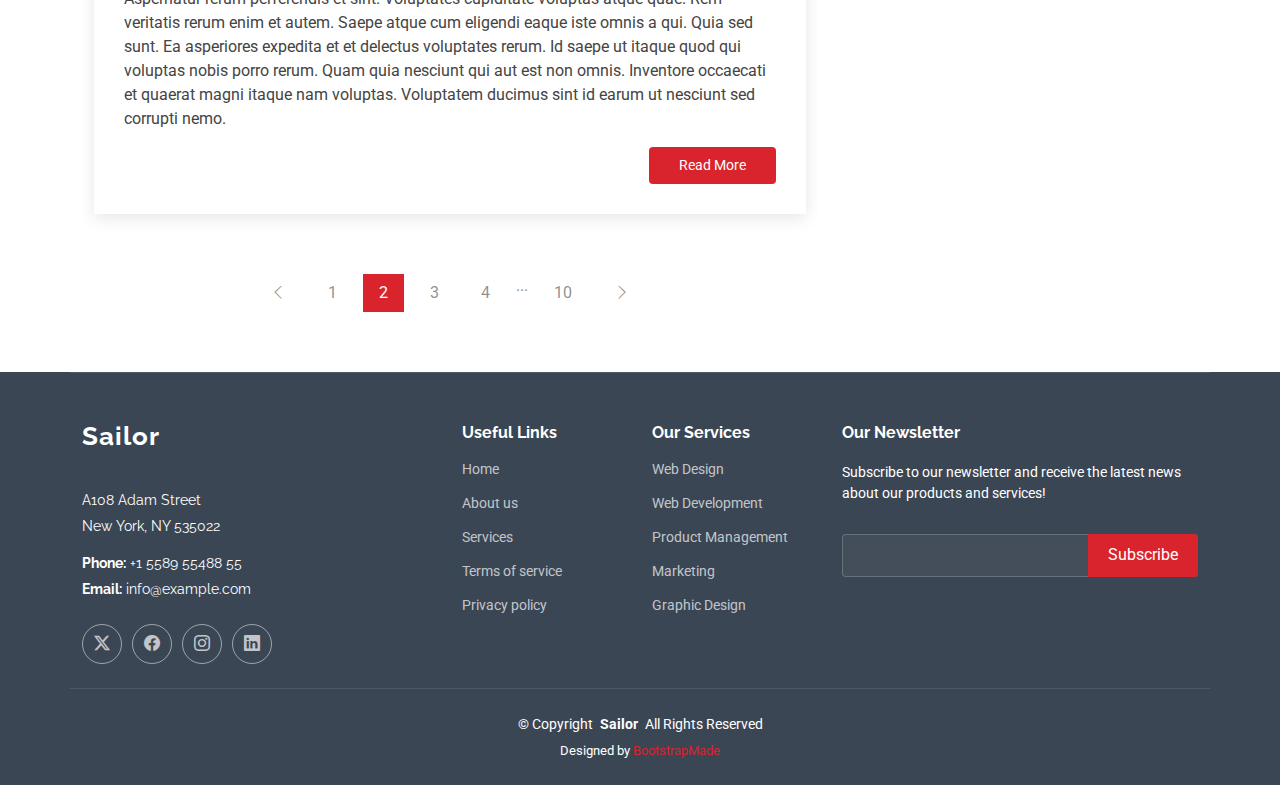
<file: blog.html>
<!DOCTYPE html>
<html lang="en">

<head>
  <meta charset="utf-8">
  <meta content="width=device-width, initial-scale=1.0" name="viewport">
  <title>Blog - Sailor Bootstrap Template</title>
  <meta name="description" content="">
  <meta name="keywords" content="">

  <!-- Favicons -->
  <link href="assets/img/favicon.png" rel="icon">
  <link href="assets/img/apple-touch-icon.png" rel="apple-touch-icon">

  <!-- Fonts -->
  <link href="https://fonts.googleapis.com" rel="preconnect">
  <link href="https://fonts.gstatic.com" rel="preconnect" crossorigin>
  <link href="https://fonts.googleapis.com/css2?family=Roboto:ital,wght@0,100;0,300;0,400;0,500;0,700;0,900;1,100;1,300;1,400;1,500;1,700;1,900&family=Poppins:ital,wght@0,100;0,200;0,300;0,400;0,500;0,600;0,700;0,800;0,900;1,100;1,200;1,300;1,400;1,500;1,600;1,700;1,800;1,900&family=Raleway:ital,wght@0,100;0,200;0,300;0,400;0,500;0,600;0,700;0,800;0,900;1,100;1,200;1,300;1,400;1,500;1,600;1,700;1,800;1,900&display=swap" rel="stylesheet">

  <!-- Vendor CSS Files -->
  <link href="assets/vendor/bootstrap/css/bootstrap.min.css" rel="stylesheet">
  <link href="assets/vendor/bootstrap-icons/bootstrap-icons.css" rel="stylesheet">
  <link href="assets/vendor/aos/aos.css" rel="stylesheet">
  <link href="assets/vendor/glightbox/css/glightbox.min.css" rel="stylesheet">
  <link href="assets/vendor/swiper/swiper-bundle.min.css" rel="stylesheet">

  <!-- Main CSS File -->
  <link href="assets/css/main.css" rel="stylesheet">

  <!-- =======================================================
  * Template Name: Sailor
  * Template URL: https://bootstrapmade.com/sailor-free-bootstrap-theme/
  * Updated: Aug 07 2024 with Bootstrap v5.3.3
  * Author: BootstrapMade.com
  * License: https://bootstrapmade.com/license/
  ======================================================== -->
</head>

<body class="blog-page">

  <header id="header" class="header d-flex align-items-center sticky-top">
    <div class="container-fluid container-xl position-relative d-flex align-items-center">

      <a href="index.html" class="logo d-flex align-items-center me-auto">
        <!-- Uncomment the line below if you also wish to use an image logo -->
        <!-- <img src="assets/img/logo.png" alt=""> -->
        <h1 class="sitename">Sailor</h1>
      </a>

      <nav id="navmenu" class="navmenu">
        <ul>
          <li><a href="#hero">Home</a></li>
          <li class="dropdown"><a href="about.html"><span>About</span> <i class="bi bi-chevron-down toggle-dropdown"></i></a>
            <ul>
              <li><a href="team.html">Team</a></li>
              <li><a href="testimonials.html">Testimonials</a></li>
              <li class="dropdown"><a href="#"><span>Deep Dropdown</span> <i class="bi bi-chevron-down toggle-dropdown"></i></a>
                <ul>
                  <li><a href="#">Deep Dropdown 1</a></li>
                  <li><a href="#">Deep Dropdown 2</a></li>
                  <li><a href="#">Deep Dropdown 3</a></li>
                  <li><a href="#">Deep Dropdown 4</a></li>
                  <li><a href="#">Deep Dropdown 5</a></li>
                </ul>
              </li>
            </ul>
          </li>
          <li><a href="services.html">Services</a></li>
          <li><a href="portfolio.html">Portfolio</a></li>
          <li><a href="pricing.html">Pricing</a></li>
          <li><a href="blog.html" class="active">Blog</a></li>
          <li><a href="contact.html">Contact</a></li>
        </ul>
        <i class="mobile-nav-toggle d-xl-none bi bi-list"></i>
      </nav>

      <a class="btn-getstarted" href="about.html">Get Started</a>

    </div>
  </header>

  <main class="main">

    <!-- Page Title -->
    <div class="page-title light-background">
      <div class="container d-lg-flex justify-content-between align-items-center">
        <h1 class="mb-2 mb-lg-0">Blog</h1>
        <nav class="breadcrumbs">
          <ol>
            <li><a href="index.html">Home</a></li>
            <li class="current">Blog</li>
          </ol>
        </nav>
      </div>
    </div><!-- End Page Title -->

    <div class="container">
      <div class="row">

        <div class="col-lg-8">

          <!-- Blog Posts Section -->
          <section id="blog-posts" class="blog-posts section">

            <div class="container">

              <div class="row gy-4">

                <div class="col-lg-12">
                  <article>

                    <div class="post-img">
                      <img src="assets/img/blog/blog-1.jpg" alt="" class="img-fluid">
                    </div>

                    <h2 class="title">
                      <a href="blog-details.html">Dolorum optio tempore voluptas dignissimos cumque fuga qui quibusdam quia</a>
                    </h2>

                    <div class="meta-top">
                      <ul>
                        <li class="d-flex align-items-center"><i class="bi bi-person"></i> <a href="blog-details.html">John Doe</a></li>
                        <li class="d-flex align-items-center"><i class="bi bi-clock"></i> <a href="blog-details.html"><time datetime="2022-01-01">Jan 1, 2022</time></a></li>
                        <li class="d-flex align-items-center"><i class="bi bi-chat-dots"></i> <a href="blog-details.html">12 Comments</a></li>
                      </ul>
                    </div>

                    <div class="content">
                      <p>
                        Similique neque nam consequuntur ad non maxime aliquam quas. Quibusdam animi praesentium. Aliquam et laboriosam eius aut nostrum quidem aliquid dicta.
                        Et eveniet enim. Qui velit est ea dolorem doloremque deleniti aperiam unde soluta. Est cum et quod quos aut ut et sit sunt. Voluptate porro consequatur assumenda perferendis dolore.
                      </p>

                      <div class="read-more">
                        <a href="blog-details.html">Read More</a>
                      </div>
                    </div>

                  </article>
                </div><!-- End post list item -->

                <div class="col-lg-12">

                  <article>

                    <div class="post-img">
                      <img src="assets/img/blog/blog-2.jpg" alt="" class="img-fluid">
                    </div>

                    <h2 class="title">
                      <a href="blog-details.html">Nisi magni odit consequatur autem nulla dolorem</a>
                    </h2>

                    <div class="meta-top">
                      <ul>
                        <li class="d-flex align-items-center"><i class="bi bi-person"></i> <a href="blog-details.html">John Doe</a></li>
                        <li class="d-flex align-items-center"><i class="bi bi-clock"></i> <a href="blog-details.html"><time datetime="2022-01-01">Jan 1, 2022</time></a></li>
                        <li class="d-flex align-items-center"><i class="bi bi-chat-dots"></i> <a href="blog-details.html">12 Comments</a></li>
                      </ul>
                    </div>

                    <div class="content">
                      <p>
                        Incidunt voluptate sit temporibus aperiam. Quia vitae aut sint ullam quis illum voluptatum et. Quo libero rerum voluptatem pariatur nam.
                        Ad impedit qui officiis est in non aliquid veniam laborum. Id ipsum qui aut. Sit aliquam et quia molestias laboriosam. Tempora nam odit omnis eum corrupti qui aliquid excepturi molestiae. Facilis et sint quos sed voluptas. Maxime sed tempore enim omnis non alias odio quos distinctio.
                      </p>
                      <div class="read-more">
                        <a href="blog-details.html">Read More</a>
                      </div>
                    </div>

                  </article>

                </div><!-- End post list item -->

                <div class="col-lg-12">

                  <article>

                    <div class="post-img">
                      <img src="assets/img/blog/blog-3.jpg" alt="" class="img-fluid">
                    </div>

                    <h2 class="title">
                      <a href="blog-details.html">Possimus soluta ut id suscipit ea ut. In quo quia et soluta libero sit sint.</a>
                    </h2>

                    <div class="meta-top">
                      <ul>
                        <li class="d-flex align-items-center"><i class="bi bi-person"></i> <a href="blog-details.html">John Doe</a></li>
                        <li class="d-flex align-items-center"><i class="bi bi-clock"></i> <a href="blog-details.html"><time datetime="2022-01-01">Jan 1, 2022</time></a></li>
                        <li class="d-flex align-items-center"><i class="bi bi-chat-dots"></i> <a href="blog-details.html">12 Comments</a></li>
                      </ul>
                    </div>

                    <div class="content">
                      <p>
                        Aut iste neque ut illum qui perspiciatis similique recusandae non. Fugit autem dolorem labore omnis et. Eum temporibus fugiat voluptate enim tenetur sunt omnis.
                        Doloremque est saepe laborum aut. Ipsa cupiditate ex harum at recusandae nesciunt. Ut dolores velit.
                      </p>
                      <div class="read-more">
                        <a href="blog-details.html">Read More</a>
                      </div>
                    </div>

                  </article>

                </div><!-- End post list item -->

                <div class="col-lg-12">

                  <article>

                    <div class="post-img">
                      <img src="assets/img/blog/blog-4.jpg" alt="" class="img-fluid">
                    </div>

                    <h2 class="title">
                      <a href="blog-details.html">Non rem rerum nam cum quo minus. Dolor distinctio deleniti explicabo eius exercitationem.</a>
                    </h2>

                    <div class="meta-top">
                      <ul>
                        <li class="d-flex align-items-center"><i class="bi bi-person"></i> <a href="blog-details.html">John Doe</a></li>
                        <li class="d-flex align-items-center"><i class="bi bi-clock"></i> <a href="blog-details.html"><time datetime="2022-01-01">Jan 1, 2022</time></a></li>
                        <li class="d-flex align-items-center"><i class="bi bi-chat-dots"></i> <a href="blog-details.html">12 Comments</a></li>
                      </ul>
                    </div>

                    <div class="content">
                      <p>
                        Aspernatur rerum perferendis et sint. Voluptates cupiditate voluptas atque quae. Rem veritatis rerum enim et autem. Saepe atque cum eligendi eaque iste omnis a qui.
                        Quia sed sunt. Ea asperiores expedita et et delectus voluptates rerum. Id saepe ut itaque quod qui voluptas nobis porro rerum. Quam quia nesciunt qui aut est non omnis. Inventore occaecati et quaerat magni itaque nam voluptas. Voluptatem ducimus sint id earum ut nesciunt sed corrupti nemo.
                      </p>
                      <div class="read-more">
                        <a href="blog-details.html">Read More</a>
                      </div>
                    </div>

                  </article>

                </div><!-- End post list item -->

              </div><!-- End blog posts list -->

            </div>

          </section><!-- /Blog Posts Section -->

          <!-- Blog Pagination Section -->
          <section id="blog-pagination" class="blog-pagination section">

            <div class="container">
              <div class="d-flex justify-content-center">
                <ul>
                  <li><a href="#"><i class="bi bi-chevron-left"></i></a></li>
                  <li><a href="#">1</a></li>
                  <li><a href="#" class="active">2</a></li>
                  <li><a href="#">3</a></li>
                  <li><a href="#">4</a></li>
                  <li>...</li>
                  <li><a href="#">10</a></li>
                  <li><a href="#"><i class="bi bi-chevron-right"></i></a></li>
                </ul>
              </div>
            </div>

          </section><!-- /Blog Pagination Section -->

        </div>

        <div class="col-lg-4 sidebar">

          <div class="widgets-container">

            <!-- Search Widget -->
            <div class="search-widget widget-item">

              <h3 class="widget-title">Search</h3>
              <form action="">
                <input type="text">
                <button type="submit" title="Search"><i class="bi bi-search"></i></button>
              </form>

            </div><!--/Search Widget -->

            <!-- Categories Widget -->
            <div class="categories-widget widget-item">

              <h3 class="widget-title">Categories</h3>
              <ul class="mt-3">
                <li><a href="#">General <span>(25)</span></a></li>
                <li><a href="#">Lifestyle <span>(12)</span></a></li>
                <li><a href="#">Travel <span>(5)</span></a></li>
                <li><a href="#">Design <span>(22)</span></a></li>
                <li><a href="#">Creative <span>(8)</span></a></li>
                <li><a href="#">Educaion <span>(14)</span></a></li>
              </ul>

            </div><!--/Categories Widget -->

            <!-- Recent Posts Widget -->
            <div class="recent-posts-widget widget-item">

              <h3 class="widget-title">Recent Posts</h3>

              <div class="post-item">
                <img src="assets/img/blog/blog-recent-1.jpg" alt="" class="flex-shrink-0">
                <div>
                  <h4><a href="blog-details.html">Nihil blanditiis at in nihil autem</a></h4>
                  <time datetime="2020-01-01">Jan 1, 2020</time>
                </div>
              </div><!-- End recent post item-->

              <div class="post-item">
                <img src="assets/img/blog/blog-recent-2.jpg" alt="" class="flex-shrink-0">
                <div>
                  <h4><a href="blog-details.html">Quidem autem et impedit</a></h4>
                  <time datetime="2020-01-01">Jan 1, 2020</time>
                </div>
              </div><!-- End recent post item-->

              <div class="post-item">
                <img src="assets/img/blog/blog-recent-3.jpg" alt="" class="flex-shrink-0">
                <div>
                  <h4><a href="blog-details.html">Id quia et et ut maxime similique occaecati ut</a></h4>
                  <time datetime="2020-01-01">Jan 1, 2020</time>
                </div>
              </div><!-- End recent post item-->

              <div class="post-item">
                <img src="assets/img/blog/blog-recent-4.jpg" alt="" class="flex-shrink-0">
                <div>
                  <h4><a href="blog-details.html">Laborum corporis quo dara net para</a></h4>
                  <time datetime="2020-01-01">Jan 1, 2020</time>
                </div>
              </div><!-- End recent post item-->

              <div class="post-item">
                <img src="assets/img/blog/blog-recent-5.jpg" alt="" class="flex-shrink-0">
                <div>
                  <h4><a href="blog-details.html">Et dolores corrupti quae illo quod dolor</a></h4>
                  <time datetime="2020-01-01">Jan 1, 2020</time>
                </div>
              </div><!-- End recent post item-->

            </div><!--/Recent Posts Widget -->

            <!-- Tags Widget -->
            <div class="tags-widget widget-item">

              <h3 class="widget-title">Tags</h3>
              <ul>
                <li><a href="#">App</a></li>
                <li><a href="#">IT</a></li>
                <li><a href="#">Business</a></li>
                <li><a href="#">Mac</a></li>
                <li><a href="#">Design</a></li>
                <li><a href="#">Office</a></li>
                <li><a href="#">Creative</a></li>
                <li><a href="#">Studio</a></li>
                <li><a href="#">Smart</a></li>
                <li><a href="#">Tips</a></li>
                <li><a href="#">Marketing</a></li>
              </ul>

            </div><!--/Tags Widget -->

          </div>

        </div>

      </div>
    </div>

  </main>

  <footer id="footer" class="footer dark-background">

    <div class="container footer-top">
      <div class="row gy-4">
        <div class="col-lg-4 col-md-6 footer-about">
          <a href="index.html" class="logo d-flex align-items-center">
            <span class="sitename">Sailor</span>
          </a>
          <div class="footer-contact pt-3">
            <p>A108 Adam Street</p>
            <p>New York, NY 535022</p>
            <p class="mt-3"><strong>Phone:</strong> <span>+1 5589 55488 55</span></p>
            <p><strong>Email:</strong> <span>info@example.com</span></p>
          </div>
          <div class="social-links d-flex mt-4">
            <a href=""><i class="bi bi-twitter-x"></i></a>
            <a href=""><i class="bi bi-facebook"></i></a>
            <a href=""><i class="bi bi-instagram"></i></a>
            <a href=""><i class="bi bi-linkedin"></i></a>
          </div>
        </div>

        <div class="col-lg-2 col-md-3 footer-links">
          <h4>Useful Links</h4>
          <ul>
            <li><a href="#">Home</a></li>
            <li><a href="#">About us</a></li>
            <li><a href="#">Services</a></li>
            <li><a href="#">Terms of service</a></li>
            <li><a href="#">Privacy policy</a></li>
          </ul>
        </div>

        <div class="col-lg-2 col-md-3 footer-links">
          <h4>Our Services</h4>
          <ul>
            <li><a href="#">Web Design</a></li>
            <li><a href="#">Web Development</a></li>
            <li><a href="#">Product Management</a></li>
            <li><a href="#">Marketing</a></li>
            <li><a href="#">Graphic Design</a></li>
          </ul>
        </div>

        <div class="col-lg-4 col-md-12 footer-newsletter">
          <h4>Our Newsletter</h4>
          <p>Subscribe to our newsletter and receive the latest news about our products and services!</p>
          <form action="forms/newsletter.php" method="post" class="php-email-form">
            <div class="newsletter-form"><input type="email" name="email"><input type="submit" value="Subscribe"></div>
            <div class="loading">Loading</div>
            <div class="error-message"></div>
            <div class="sent-message">Your subscription request has been sent. Thank you!</div>
          </form>
        </div>

      </div>
    </div>

    <div class="container copyright text-center mt-4">
      <p>© <span>Copyright</span> <strong class="px-1 sitename">Sailor</strong> <span>All Rights Reserved</span></p>
      <div class="credits">
        <!-- All the links in the footer should remain intact. -->
        <!-- You can delete the links only if you've purchased the pro version. -->
        <!-- Licensing information: https://bootstrapmade.com/license/ -->
        <!-- Purchase the pro version with working PHP/AJAX contact form: [buy-url] -->
        Designed by <a href="https://bootstrapmade.com/">BootstrapMade</a>
      </div>
    </div>

  </footer>

  <!-- Scroll Top -->
  <a href="#" id="scroll-top" class="scroll-top d-flex align-items-center justify-content-center"><i class="bi bi-arrow-up-short"></i></a>

  <!-- Preloader -->
  <div id="preloader"></div>

  <!-- Vendor JS Files -->
  <script src="assets/vendor/bootstrap/js/bootstrap.bundle.min.js"></script>
  <script src="assets/vendor/php-email-form/validate.js"></script>
  <script src="assets/vendor/aos/aos.js"></script>
  <script src="assets/vendor/glightbox/js/glightbox.min.js"></script>
  <script src="assets/vendor/imagesloaded/imagesloaded.pkgd.min.js"></script>
  <script src="assets/vendor/isotope-layout/isotope.pkgd.min.js"></script>
  <script src="assets/vendor/purecounter/purecounter_vanilla.js"></script>
  <script src="assets/vendor/waypoints/noframework.waypoints.js"></script>
  <script src="assets/vendor/swiper/swiper-bundle.min.js"></script>

  <!-- Main JS File -->
  <script src="assets/js/main.js"></script>

</body>

</html>
</file>
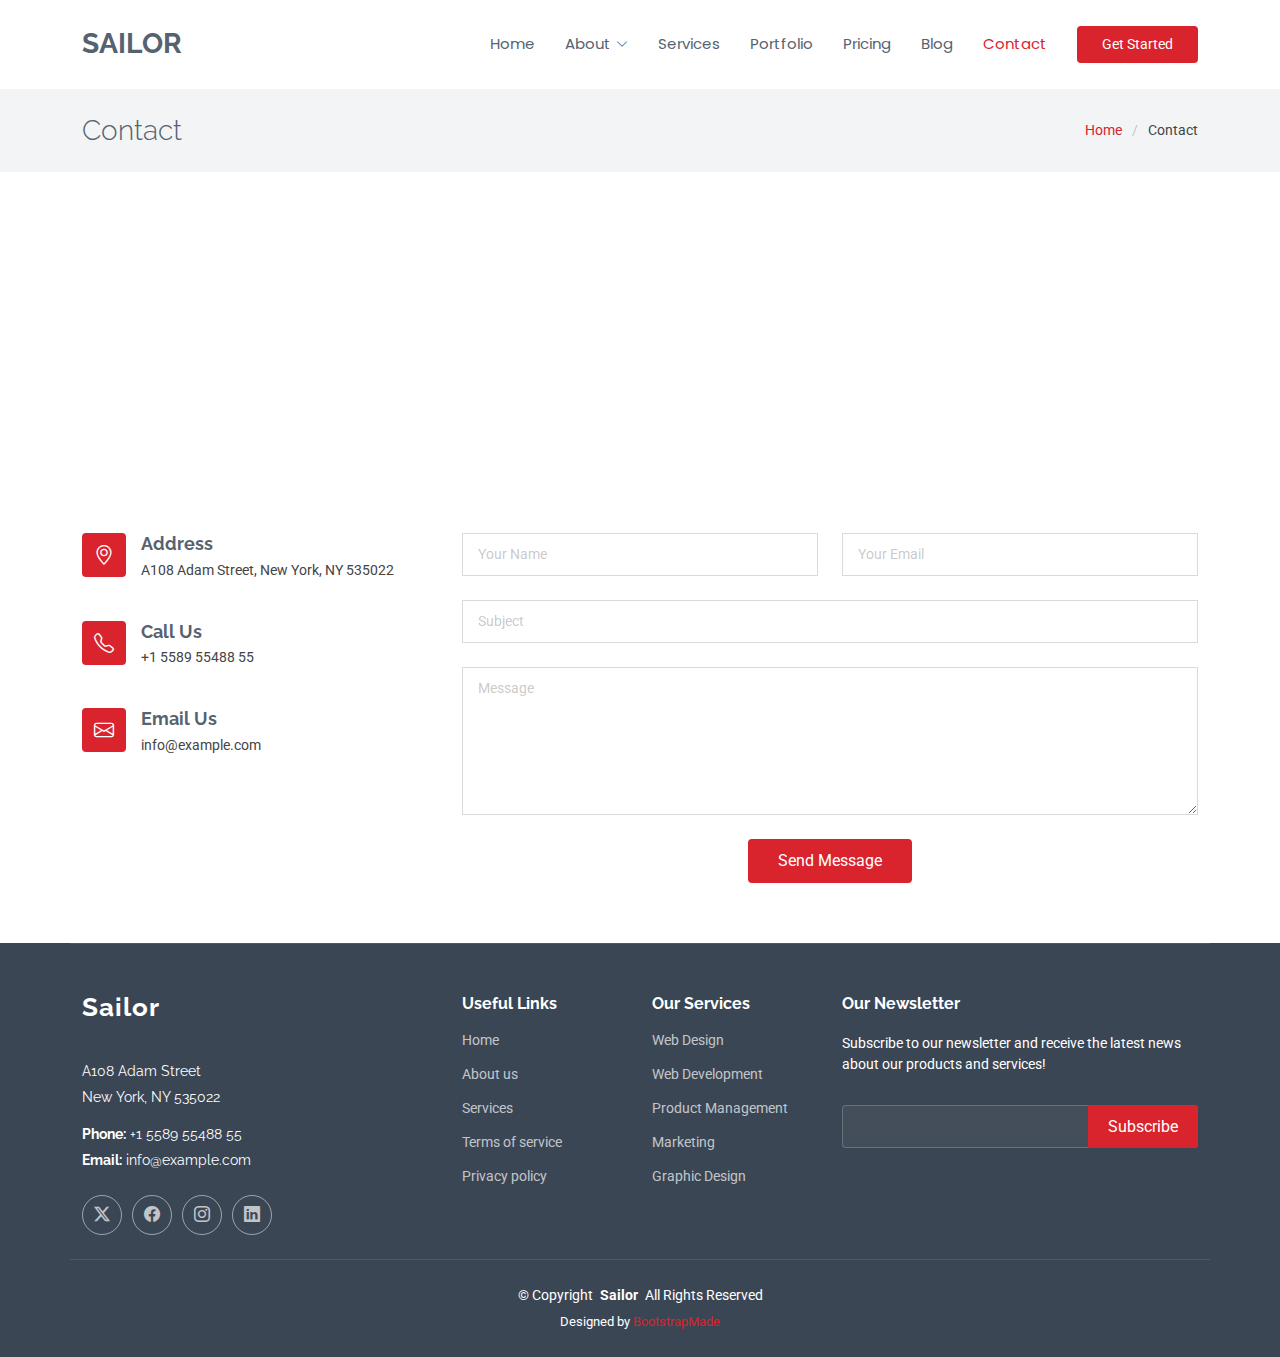
<file: contact.html>
<!DOCTYPE html>
<html lang="en">

<head>
  <meta charset="utf-8">
  <meta content="width=device-width, initial-scale=1.0" name="viewport">
  <title>Contact - Sailor Bootstrap Template</title>
  <meta name="description" content="">
  <meta name="keywords" content="">

  <!-- Favicons -->
  <link href="assets/img/favicon.png" rel="icon">
  <link href="assets/img/apple-touch-icon.png" rel="apple-touch-icon">

  <!-- Fonts -->
  <link href="https://fonts.googleapis.com" rel="preconnect">
  <link href="https://fonts.gstatic.com" rel="preconnect" crossorigin>
  <link href="https://fonts.googleapis.com/css2?family=Roboto:ital,wght@0,100;0,300;0,400;0,500;0,700;0,900;1,100;1,300;1,400;1,500;1,700;1,900&family=Poppins:ital,wght@0,100;0,200;0,300;0,400;0,500;0,600;0,700;0,800;0,900;1,100;1,200;1,300;1,400;1,500;1,600;1,700;1,800;1,900&family=Raleway:ital,wght@0,100;0,200;0,300;0,400;0,500;0,600;0,700;0,800;0,900;1,100;1,200;1,300;1,400;1,500;1,600;1,700;1,800;1,900&display=swap" rel="stylesheet">

  <!-- Vendor CSS Files -->
  <link href="assets/vendor/bootstrap/css/bootstrap.min.css" rel="stylesheet">
  <link href="assets/vendor/bootstrap-icons/bootstrap-icons.css" rel="stylesheet">
  <link href="assets/vendor/aos/aos.css" rel="stylesheet">
  <link href="assets/vendor/glightbox/css/glightbox.min.css" rel="stylesheet">
  <link href="assets/vendor/swiper/swiper-bundle.min.css" rel="stylesheet">

  <!-- Main CSS File -->
  <link href="assets/css/main.css" rel="stylesheet">

  <!-- =======================================================
  * Template Name: Sailor
  * Template URL: https://bootstrapmade.com/sailor-free-bootstrap-theme/
  * Updated: Aug 07 2024 with Bootstrap v5.3.3
  * Author: BootstrapMade.com
  * License: https://bootstrapmade.com/license/
  ======================================================== -->
</head>

<body class="contact-page">

  <header id="header" class="header d-flex align-items-center sticky-top">
    <div class="container-fluid container-xl position-relative d-flex align-items-center">

      <a href="index.html" class="logo d-flex align-items-center me-auto">
        <!-- Uncomment the line below if you also wish to use an image logo -->
        <!-- <img src="assets/img/logo.png" alt=""> -->
        <h1 class="sitename">Sailor</h1>
      </a>

      <nav id="navmenu" class="navmenu">
        <ul>
          <li><a href="#hero">Home</a></li>
          <li class="dropdown"><a href="about.html"><span>About</span> <i class="bi bi-chevron-down toggle-dropdown"></i></a>
            <ul>
              <li><a href="team.html">Team</a></li>
              <li><a href="testimonials.html">Testimonials</a></li>
              <li class="dropdown"><a href="#"><span>Deep Dropdown</span> <i class="bi bi-chevron-down toggle-dropdown"></i></a>
                <ul>
                  <li><a href="#">Deep Dropdown 1</a></li>
                  <li><a href="#">Deep Dropdown 2</a></li>
                  <li><a href="#">Deep Dropdown 3</a></li>
                  <li><a href="#">Deep Dropdown 4</a></li>
                  <li><a href="#">Deep Dropdown 5</a></li>
                </ul>
              </li>
            </ul>
          </li>
          <li><a href="services.html">Services</a></li>
          <li><a href="portfolio.html">Portfolio</a></li>
          <li><a href="pricing.html">Pricing</a></li>
          <li><a href="blog.html">Blog</a></li>
          <li><a href="contact.html" class="active">Contact</a></li>
        </ul>
        <i class="mobile-nav-toggle d-xl-none bi bi-list"></i>
      </nav>

      <a class="btn-getstarted" href="about.html">Get Started</a>

    </div>
  </header>

  <main class="main">

    <!-- Page Title -->
    <div class="page-title light-background">
      <div class="container d-lg-flex justify-content-between align-items-center">
        <h1 class="mb-2 mb-lg-0">Contact</h1>
        <nav class="breadcrumbs">
          <ol>
            <li><a href="index.html">Home</a></li>
            <li class="current">Contact</li>
          </ol>
        </nav>
      </div>
    </div><!-- End Page Title -->

    <!-- Contact Section -->
    <section id="contact" class="contact section">

      <div class="container" data-aos="fade-up" data-aos-delay="100">

        <div class="mb-4" data-aos="fade-up" data-aos-delay="200">
          <iframe style="border:0; width: 100%; height: 270px;" src="https://www.google.com/maps/embed?pb=!1m14!1m8!1m3!1d48389.78314118045!2d-74.006138!3d40.710059!3m2!1i1024!2i768!4f13.1!3m3!1m2!1s0x89c25a22a3bda30d%3A0xb89d1fe6bc499443!2sDowntown%20Conference%20Center!5e0!3m2!1sen!2sus!4v1676961268712!5m2!1sen!2sus" frameborder="0" allowfullscreen="" loading="lazy" referrerpolicy="no-referrer-when-downgrade"></iframe>
        </div><!-- End Google Maps -->

        <div class="row gy-4">

          <div class="col-lg-4">
            <div class="info-item d-flex" data-aos="fade-up" data-aos-delay="300">
              <i class="bi bi-geo-alt flex-shrink-0"></i>
              <div>
                <h3>Address</h3>
                <p>A108 Adam Street, New York, NY 535022</p>
              </div>
            </div><!-- End Info Item -->

            <div class="info-item d-flex" data-aos="fade-up" data-aos-delay="400">
              <i class="bi bi-telephone flex-shrink-0"></i>
              <div>
                <h3>Call Us</h3>
                <p>+1 5589 55488 55</p>
              </div>
            </div><!-- End Info Item -->

            <div class="info-item d-flex" data-aos="fade-up" data-aos-delay="500">
              <i class="bi bi-envelope flex-shrink-0"></i>
              <div>
                <h3>Email Us</h3>
                <p>info@example.com</p>
              </div>
            </div><!-- End Info Item -->

          </div>

          <div class="col-lg-8">
            <form action="forms/contact.php" method="post" class="php-email-form" data-aos="fade-up" data-aos-delay="200">
              <div class="row gy-4">

                <div class="col-md-6">
                  <input type="text" name="name" class="form-control" placeholder="Your Name" required="">
                </div>

                <div class="col-md-6 ">
                  <input type="email" class="form-control" name="email" placeholder="Your Email" required="">
                </div>

                <div class="col-md-12">
                  <input type="text" class="form-control" name="subject" placeholder="Subject" required="">
                </div>

                <div class="col-md-12">
                  <textarea class="form-control" name="message" rows="6" placeholder="Message" required=""></textarea>
                </div>

                <div class="col-md-12 text-center">
                  <div class="loading">Loading</div>
                  <div class="error-message"></div>
                  <div class="sent-message">Your message has been sent. Thank you!</div>

                  <button type="submit">Send Message</button>
                </div>

              </div>
            </form>
          </div><!-- End Contact Form -->

        </div>

      </div>

    </section><!-- /Contact Section -->

  </main>

  <footer id="footer" class="footer dark-background">

    <div class="container footer-top">
      <div class="row gy-4">
        <div class="col-lg-4 col-md-6 footer-about">
          <a href="index.html" class="logo d-flex align-items-center">
            <span class="sitename">Sailor</span>
          </a>
          <div class="footer-contact pt-3">
            <p>A108 Adam Street</p>
            <p>New York, NY 535022</p>
            <p class="mt-3"><strong>Phone:</strong> <span>+1 5589 55488 55</span></p>
            <p><strong>Email:</strong> <span>info@example.com</span></p>
          </div>
          <div class="social-links d-flex mt-4">
            <a href=""><i class="bi bi-twitter-x"></i></a>
            <a href=""><i class="bi bi-facebook"></i></a>
            <a href=""><i class="bi bi-instagram"></i></a>
            <a href=""><i class="bi bi-linkedin"></i></a>
          </div>
        </div>

        <div class="col-lg-2 col-md-3 footer-links">
          <h4>Useful Links</h4>
          <ul>
            <li><a href="#">Home</a></li>
            <li><a href="#">About us</a></li>
            <li><a href="#">Services</a></li>
            <li><a href="#">Terms of service</a></li>
            <li><a href="#">Privacy policy</a></li>
          </ul>
        </div>

        <div class="col-lg-2 col-md-3 footer-links">
          <h4>Our Services</h4>
          <ul>
            <li><a href="#">Web Design</a></li>
            <li><a href="#">Web Development</a></li>
            <li><a href="#">Product Management</a></li>
            <li><a href="#">Marketing</a></li>
            <li><a href="#">Graphic Design</a></li>
          </ul>
        </div>

        <div class="col-lg-4 col-md-12 footer-newsletter">
          <h4>Our Newsletter</h4>
          <p>Subscribe to our newsletter and receive the latest news about our products and services!</p>
          <form action="forms/newsletter.php" method="post" class="php-email-form">
            <div class="newsletter-form"><input type="email" name="email"><input type="submit" value="Subscribe"></div>
            <div class="loading">Loading</div>
            <div class="error-message"></div>
            <div class="sent-message">Your subscription request has been sent. Thank you!</div>
          </form>
        </div>

      </div>
    </div>

    <div class="container copyright text-center mt-4">
      <p>© <span>Copyright</span> <strong class="px-1 sitename">Sailor</strong> <span>All Rights Reserved</span></p>
      <div class="credits">
        <!-- All the links in the footer should remain intact. -->
        <!-- You can delete the links only if you've purchased the pro version. -->
        <!-- Licensing information: https://bootstrapmade.com/license/ -->
        <!-- Purchase the pro version with working PHP/AJAX contact form: [buy-url] -->
        Designed by <a href="https://bootstrapmade.com/">BootstrapMade</a>
      </div>
    </div>

  </footer>

  <!-- Scroll Top -->
  <a href="#" id="scroll-top" class="scroll-top d-flex align-items-center justify-content-center"><i class="bi bi-arrow-up-short"></i></a>

  <!-- Preloader -->
  <div id="preloader"></div>

  <!-- Vendor JS Files -->
  <script src="assets/vendor/bootstrap/js/bootstrap.bundle.min.js"></script>
  <script src="assets/vendor/php-email-form/validate.js"></script>
  <script src="assets/vendor/aos/aos.js"></script>
  <script src="assets/vendor/glightbox/js/glightbox.min.js"></script>
  <script src="assets/vendor/imagesloaded/imagesloaded.pkgd.min.js"></script>
  <script src="assets/vendor/isotope-layout/isotope.pkgd.min.js"></script>
  <script src="assets/vendor/purecounter/purecounter_vanilla.js"></script>
  <script src="assets/vendor/waypoints/noframework.waypoints.js"></script>
  <script src="assets/vendor/swiper/swiper-bundle.min.js"></script>

  <!-- Main JS File -->
  <script src="assets/js/main.js"></script>

</body>

</html>
</file>
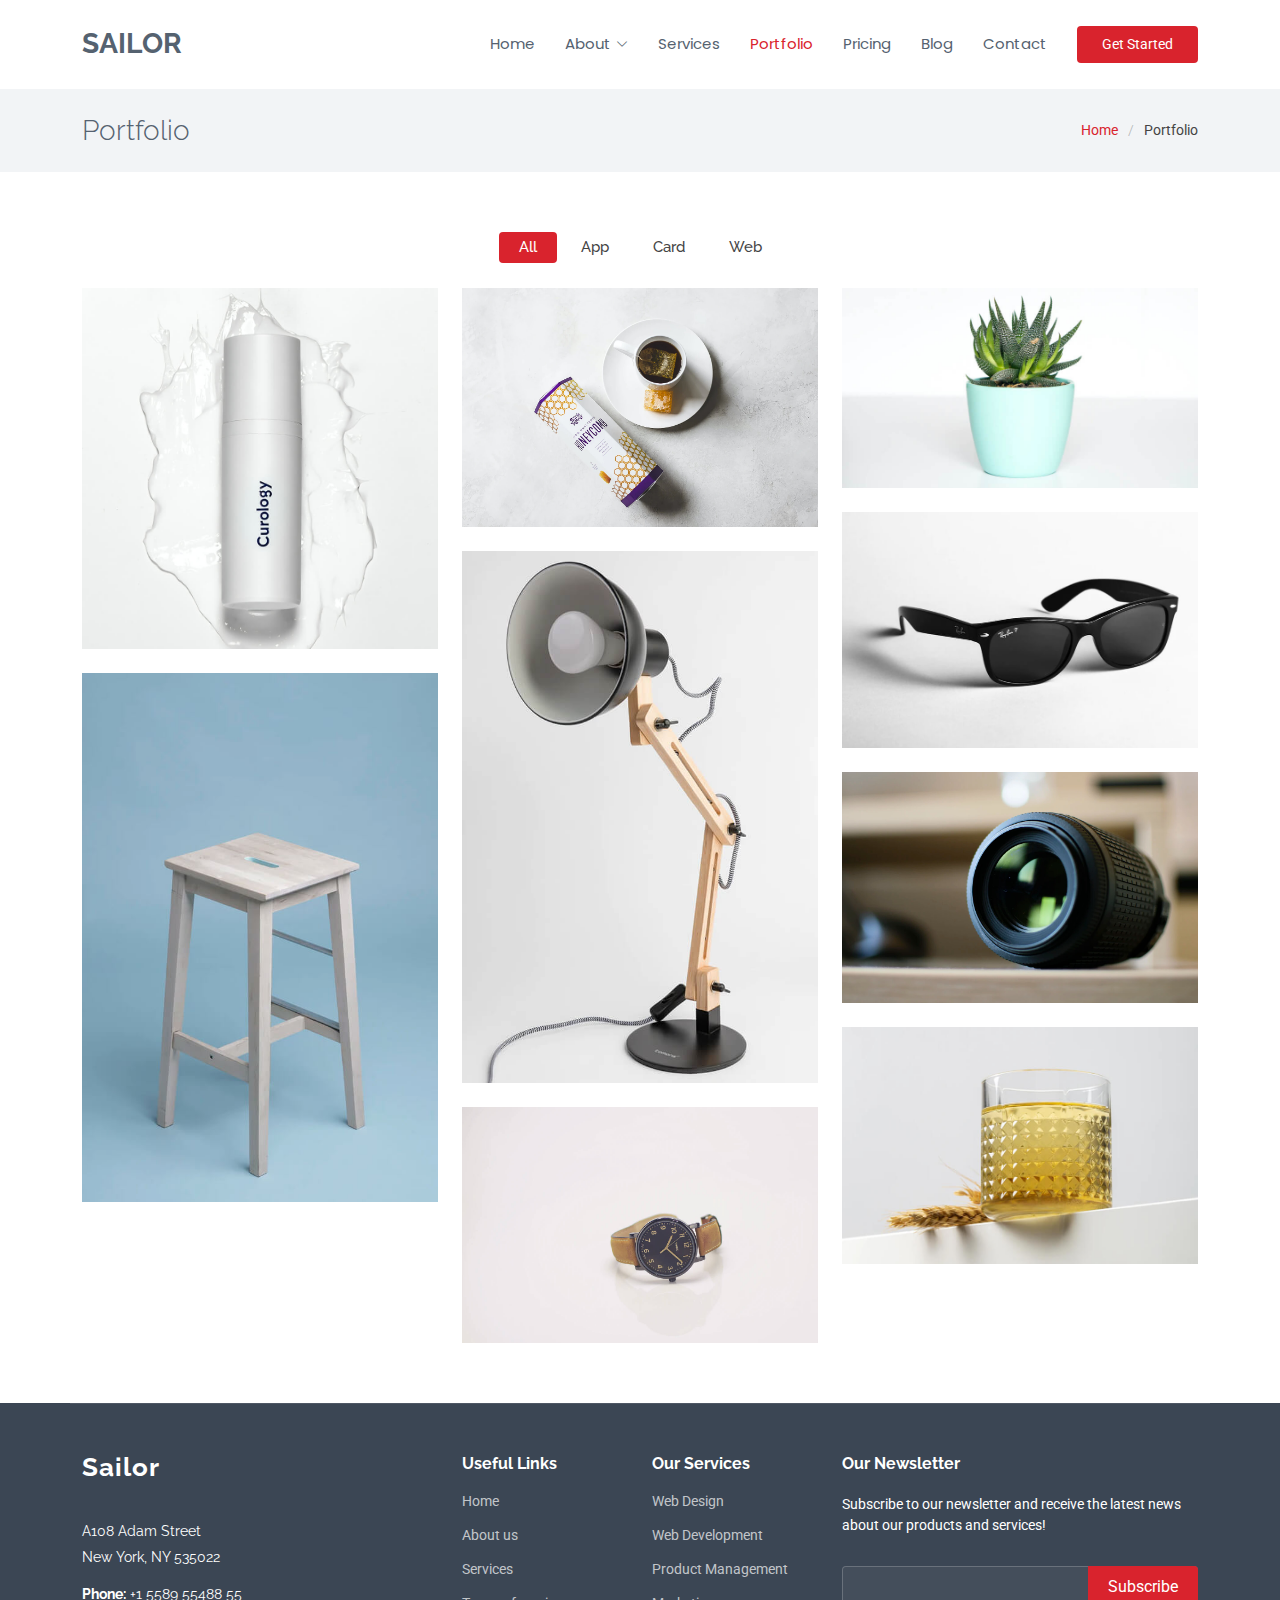
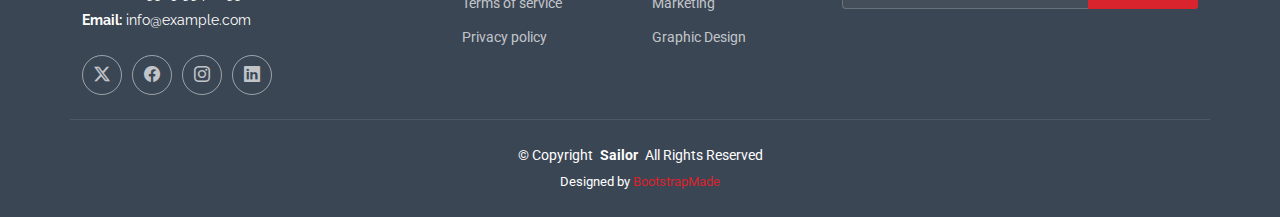
<file: gallery.html>
<!DOCTYPE html>
<html lang="en">

<head>
  <meta charset="utf-8">
  <meta content="width=device-width, initial-scale=1.0" name="viewport">
  <title>Portfolio - Sailor Bootstrap Template</title>
  <meta name="description" content="">
  <meta name="keywords" content="">

  <!-- Favicons -->
  <link href="assets/img/favicon.png" rel="icon">
  <link href="assets/img/apple-touch-icon.png" rel="apple-touch-icon">

  <!-- Fonts -->
  <link href="https://fonts.googleapis.com" rel="preconnect">
  <link href="https://fonts.gstatic.com" rel="preconnect" crossorigin>
  <link href="https://fonts.googleapis.com/css2?family=Roboto:ital,wght@0,100;0,300;0,400;0,500;0,700;0,900;1,100;1,300;1,400;1,500;1,700;1,900&family=Poppins:ital,wght@0,100;0,200;0,300;0,400;0,500;0,600;0,700;0,800;0,900;1,100;1,200;1,300;1,400;1,500;1,600;1,700;1,800;1,900&family=Raleway:ital,wght@0,100;0,200;0,300;0,400;0,500;0,600;0,700;0,800;0,900;1,100;1,200;1,300;1,400;1,500;1,600;1,700;1,800;1,900&display=swap" rel="stylesheet">

  <!-- Vendor CSS Files -->
  <link href="assets/vendor/bootstrap/css/bootstrap.min.css" rel="stylesheet">
  <link href="assets/vendor/bootstrap-icons/bootstrap-icons.css" rel="stylesheet">
  <link href="assets/vendor/aos/aos.css" rel="stylesheet">
  <link href="assets/vendor/glightbox/css/glightbox.min.css" rel="stylesheet">
  <link href="assets/vendor/swiper/swiper-bundle.min.css" rel="stylesheet">

  <!-- Main CSS File -->
  <link href="assets/css/main.css" rel="stylesheet">

  <!-- =======================================================
  * Template Name: Sailor
  * Template URL: https://bootstrapmade.com/sailor-free-bootstrap-theme/
  * Updated: Aug 07 2024 with Bootstrap v5.3.3
  * Author: BootstrapMade.com
  * License: https://bootstrapmade.com/license/
  ======================================================== -->
</head>

<body class="portfolio-page">

  <header id="header" class="header d-flex align-items-center sticky-top">
    <div class="container-fluid container-xl position-relative d-flex align-items-center">

      <a href="index.html" class="logo d-flex align-items-center me-auto">
        <!-- Uncomment the line below if you also wish to use an image logo -->
        <!-- <img src="assets/img/logo.png" alt=""> -->
        <h1 class="sitename">Sailor</h1>
      </a>

      <nav id="navmenu" class="navmenu">
        <ul>
          <li><a href="#hero">Home</a></li>
          <li class="dropdown"><a href="about.html"><span>About</span> <i class="bi bi-chevron-down toggle-dropdown"></i></a>
            <ul>
              <li><a href="team.html">Team</a></li>
              <li><a href="testimonials.html">Testimonials</a></li>
              <li class="dropdown"><a href="#"><span>Deep Dropdown</span> <i class="bi bi-chevron-down toggle-dropdown"></i></a>
                <ul>
                  <li><a href="#">Deep Dropdown 1</a></li>
                  <li><a href="#">Deep Dropdown 2</a></li>
                  <li><a href="#">Deep Dropdown 3</a></li>
                  <li><a href="#">Deep Dropdown 4</a></li>
                  <li><a href="#">Deep Dropdown 5</a></li>
                </ul>
              </li>
            </ul>
          </li>
          <li><a href="services.html">Services</a></li>
          <li><a href="portfolio.html" class="active">Portfolio</a></li>
          <li><a href="pricing.html">Pricing</a></li>
          <li><a href="blog.html">Blog</a></li>
          <li><a href="contact.html">Contact</a></li>
        </ul>
        <i class="mobile-nav-toggle d-xl-none bi bi-list"></i>
      </nav>

      <a class="btn-getstarted" href="about.html">Get Started</a>

    </div>
  </header>

  <main class="main">

    <!-- Page Title -->
    <div class="page-title light-background">
      <div class="container d-lg-flex justify-content-between align-items-center">
        <h1 class="mb-2 mb-lg-0">Portfolio</h1>
        <nav class="breadcrumbs">
          <ol>
            <li><a href="index.html">Home</a></li>
            <li class="current">Portfolio</li>
          </ol>
        </nav>
      </div>
    </div><!-- End Page Title -->

    <!-- Portfolio Section -->
    <section id="portfolio" class="portfolio section">

      <div class="container">

        <div class="isotope-layout" data-default-filter="*" data-layout="masonry" data-sort="original-order">

          <ul class="portfolio-filters isotope-filters" data-aos="fade-up" data-aos-delay="100">
            <li data-filter="*" class="filter-active">All</li>
            <li data-filter=".filter-app">App</li>
            <li data-filter=".filter-product">Card</li>
            <li data-filter=".filter-branding">Web</li>
          </ul><!-- End Portfolio Filters -->

          <div class="row gy-4 isotope-container" data-aos="fade-up" data-aos-delay="200">

            <div class="col-lg-4 col-md-6 portfolio-item isotope-item filter-app">
              <img src="assets/img/masonry-portfolio/masonry-portfolio-1.jpg" class="img-fluid" alt="">
              <div class="portfolio-info">
                <h4>App 1</h4>
                <p>Lorem ipsum, dolor sit</p>
                <a href="assets/img/masonry-portfolio/masonry-portfolio-1.jpg" title="App 1" data-gallery="portfolio-gallery-app" class="glightbox preview-link"><i class="bi bi-zoom-in"></i></a>
                <a href="portfolio-details.html" title="More Details" class="details-link"><i class="bi bi-link-45deg"></i></a>
              </div>
            </div><!-- End Portfolio Item -->

            <div class="col-lg-4 col-md-6 portfolio-item isotope-item filter-product">
              <img src="assets/img/masonry-portfolio/masonry-portfolio-2.jpg" class="img-fluid" alt="">
              <div class="portfolio-info">
                <h4>Product 1</h4>
                <p>Lorem ipsum, dolor sit</p>
                <a href="assets/img/masonry-portfolio/masonry-portfolio-2.jpg" title="Product 1" data-gallery="portfolio-gallery-product" class="glightbox preview-link"><i class="bi bi-zoom-in"></i></a>
                <a href="portfolio-details.html" title="More Details" class="details-link"><i class="bi bi-link-45deg"></i></a>
              </div>
            </div><!-- End Portfolio Item -->

            <div class="col-lg-4 col-md-6 portfolio-item isotope-item filter-branding">
              <img src="assets/img/masonry-portfolio/masonry-portfolio-3.jpg" class="img-fluid" alt="">
              <div class="portfolio-info">
                <h4>Branding 1</h4>
                <p>Lorem ipsum, dolor sit</p>
                <a href="assets/img/masonry-portfolio/masonry-portfolio-3.jpg" title="Branding 1" data-gallery="portfolio-gallery-branding" class="glightbox preview-link"><i class="bi bi-zoom-in"></i></a>
                <a href="portfolio-details.html" title="More Details" class="details-link"><i class="bi bi-link-45deg"></i></a>
              </div>
            </div><!-- End Portfolio Item -->

            <div class="col-lg-4 col-md-6 portfolio-item isotope-item filter-app">
              <img src="assets/img/masonry-portfolio/masonry-portfolio-4.jpg" class="img-fluid" alt="">
              <div class="portfolio-info">
                <h4>App 2</h4>
                <p>Lorem ipsum, dolor sit</p>
                <a href="assets/img/masonry-portfolio/masonry-portfolio-4.jpg" title="App 2" data-gallery="portfolio-gallery-app" class="glightbox preview-link"><i class="bi bi-zoom-in"></i></a>
                <a href="portfolio-details.html" title="More Details" class="details-link"><i class="bi bi-link-45deg"></i></a>
              </div>
            </div><!-- End Portfolio Item -->

            <div class="col-lg-4 col-md-6 portfolio-item isotope-item filter-product">
              <img src="assets/img/masonry-portfolio/masonry-portfolio-5.jpg" class="img-fluid" alt="">
              <div class="portfolio-info">
                <h4>Product 2</h4>
                <p>Lorem ipsum, dolor sit</p>
                <a href="assets/img/masonry-portfolio/masonry-portfolio-5.jpg" title="Product 2" data-gallery="portfolio-gallery-product" class="glightbox preview-link"><i class="bi bi-zoom-in"></i></a>
                <a href="portfolio-details.html" title="More Details" class="details-link"><i class="bi bi-link-45deg"></i></a>
              </div>
            </div><!-- End Portfolio Item -->

            <div class="col-lg-4 col-md-6 portfolio-item isotope-item filter-branding">
              <img src="assets/img/masonry-portfolio/masonry-portfolio-6.jpg" class="img-fluid" alt="">
              <div class="portfolio-info">
                <h4>Branding 2</h4>
                <p>Lorem ipsum, dolor sit</p>
                <a href="assets/img/masonry-portfolio/masonry-portfolio-6.jpg" title="Branding 2" data-gallery="portfolio-gallery-branding" class="glightbox preview-link"><i class="bi bi-zoom-in"></i></a>
                <a href="portfolio-details.html" title="More Details" class="details-link"><i class="bi bi-link-45deg"></i></a>
              </div>
            </div><!-- End Portfolio Item -->

            <div class="col-lg-4 col-md-6 portfolio-item isotope-item filter-app">
              <img src="assets/img/masonry-portfolio/masonry-portfolio-7.jpg" class="img-fluid" alt="">
              <div class="portfolio-info">
                <h4>App 3</h4>
                <p>Lorem ipsum, dolor sit</p>
                <a href="assets/img/masonry-portfolio/masonry-portfolio-7.jpg" title="App 3" data-gallery="portfolio-gallery-app" class="glightbox preview-link"><i class="bi bi-zoom-in"></i></a>
                <a href="portfolio-details.html" title="More Details" class="details-link"><i class="bi bi-link-45deg"></i></a>
              </div>
            </div><!-- End Portfolio Item -->

            <div class="col-lg-4 col-md-6 portfolio-item isotope-item filter-product">
              <img src="assets/img/masonry-portfolio/masonry-portfolio-8.jpg" class="img-fluid" alt="">
              <div class="portfolio-info">
                <h4>Product 3</h4>
                <p>Lorem ipsum, dolor sit</p>
                <a href="assets/img/masonry-portfolio/masonry-portfolio-8.jpg" title="Product 3" data-gallery="portfolio-gallery-product" class="glightbox preview-link"><i class="bi bi-zoom-in"></i></a>
                <a href="portfolio-details.html" title="More Details" class="details-link"><i class="bi bi-link-45deg"></i></a>
              </div>
            </div><!-- End Portfolio Item -->

            <div class="col-lg-4 col-md-6 portfolio-item isotope-item filter-branding">
              <img src="assets/img/masonry-portfolio/masonry-portfolio-9.jpg" class="img-fluid" alt="">
              <div class="portfolio-info">
                <h4>Branding 3</h4>
                <p>Lorem ipsum, dolor sit</p>
                <a href="assets/img/masonry-portfolio/masonry-portfolio-9.jpg" title="Branding 2" data-gallery="portfolio-gallery-branding" class="glightbox preview-link"><i class="bi bi-zoom-in"></i></a>
                <a href="portfolio-details.html" title="More Details" class="details-link"><i class="bi bi-link-45deg"></i></a>
              </div>
            </div><!-- End Portfolio Item -->

          </div><!-- End Portfolio Container -->

        </div>

      </div>

    </section><!-- /Portfolio Section -->

  </main>

  <footer id="footer" class="footer dark-background">

    <div class="container footer-top">
      <div class="row gy-4">
        <div class="col-lg-4 col-md-6 footer-about">
          <a href="index.html" class="logo d-flex align-items-center">
            <span class="sitename">Sailor</span>
          </a>
          <div class="footer-contact pt-3">
            <p>A108 Adam Street</p>
            <p>New York, NY 535022</p>
            <p class="mt-3"><strong>Phone:</strong> <span>+1 5589 55488 55</span></p>
            <p><strong>Email:</strong> <span>info@example.com</span></p>
          </div>
          <div class="social-links d-flex mt-4">
            <a href=""><i class="bi bi-twitter-x"></i></a>
            <a href=""><i class="bi bi-facebook"></i></a>
            <a href=""><i class="bi bi-instagram"></i></a>
            <a href=""><i class="bi bi-linkedin"></i></a>
          </div>
        </div>

        <div class="col-lg-2 col-md-3 footer-links">
          <h4>Useful Links</h4>
          <ul>
            <li><a href="#">Home</a></li>
            <li><a href="#">About us</a></li>
            <li><a href="#">Services</a></li>
            <li><a href="#">Terms of service</a></li>
            <li><a href="#">Privacy policy</a></li>
          </ul>
        </div>

        <div class="col-lg-2 col-md-3 footer-links">
          <h4>Our Services</h4>
          <ul>
            <li><a href="#">Web Design</a></li>
            <li><a href="#">Web Development</a></li>
            <li><a href="#">Product Management</a></li>
            <li><a href="#">Marketing</a></li>
            <li><a href="#">Graphic Design</a></li>
          </ul>
        </div>

        <div class="col-lg-4 col-md-12 footer-newsletter">
          <h4>Our Newsletter</h4>
          <p>Subscribe to our newsletter and receive the latest news about our products and services!</p>
          <form action="forms/newsletter.php" method="post" class="php-email-form">
            <div class="newsletter-form"><input type="email" name="email"><input type="submit" value="Subscribe"></div>
            <div class="loading">Loading</div>
            <div class="error-message"></div>
            <div class="sent-message">Your subscription request has been sent. Thank you!</div>
          </form>
        </div>

      </div>
    </div>

    <div class="container copyright text-center mt-4">
      <p>© <span>Copyright</span> <strong class="px-1 sitename">Sailor</strong> <span>All Rights Reserved</span></p>
      <div class="credits">
        <!-- All the links in the footer should remain intact. -->
        <!-- You can delete the links only if you've purchased the pro version. -->
        <!-- Licensing information: https://bootstrapmade.com/license/ -->
        <!-- Purchase the pro version with working PHP/AJAX contact form: [buy-url] -->
        Designed by <a href="https://bootstrapmade.com/">BootstrapMade</a>
      </div>
    </div>

  </footer>

  <!-- Scroll Top -->
  <a href="#" id="scroll-top" class="scroll-top d-flex align-items-center justify-content-center"><i class="bi bi-arrow-up-short"></i></a>

  <!-- Preloader -->
  <div id="preloader"></div>

  <!-- Vendor JS Files -->
  <script src="assets/vendor/bootstrap/js/bootstrap.bundle.min.js"></script>
  <script src="assets/vendor/php-email-form/validate.js"></script>
  <script src="assets/vendor/aos/aos.js"></script>
  <script src="assets/vendor/glightbox/js/glightbox.min.js"></script>
  <script src="assets/vendor/imagesloaded/imagesloaded.pkgd.min.js"></script>
  <script src="assets/vendor/isotope-layout/isotope.pkgd.min.js"></script>
  <script src="assets/vendor/purecounter/purecounter_vanilla.js"></script>
  <script src="assets/vendor/waypoints/noframework.waypoints.js"></script>
  <script src="assets/vendor/swiper/swiper-bundle.min.js"></script>

  <!-- Main JS File -->
  <script src="assets/js/main.js"></script>

</body>

</html>
</file>
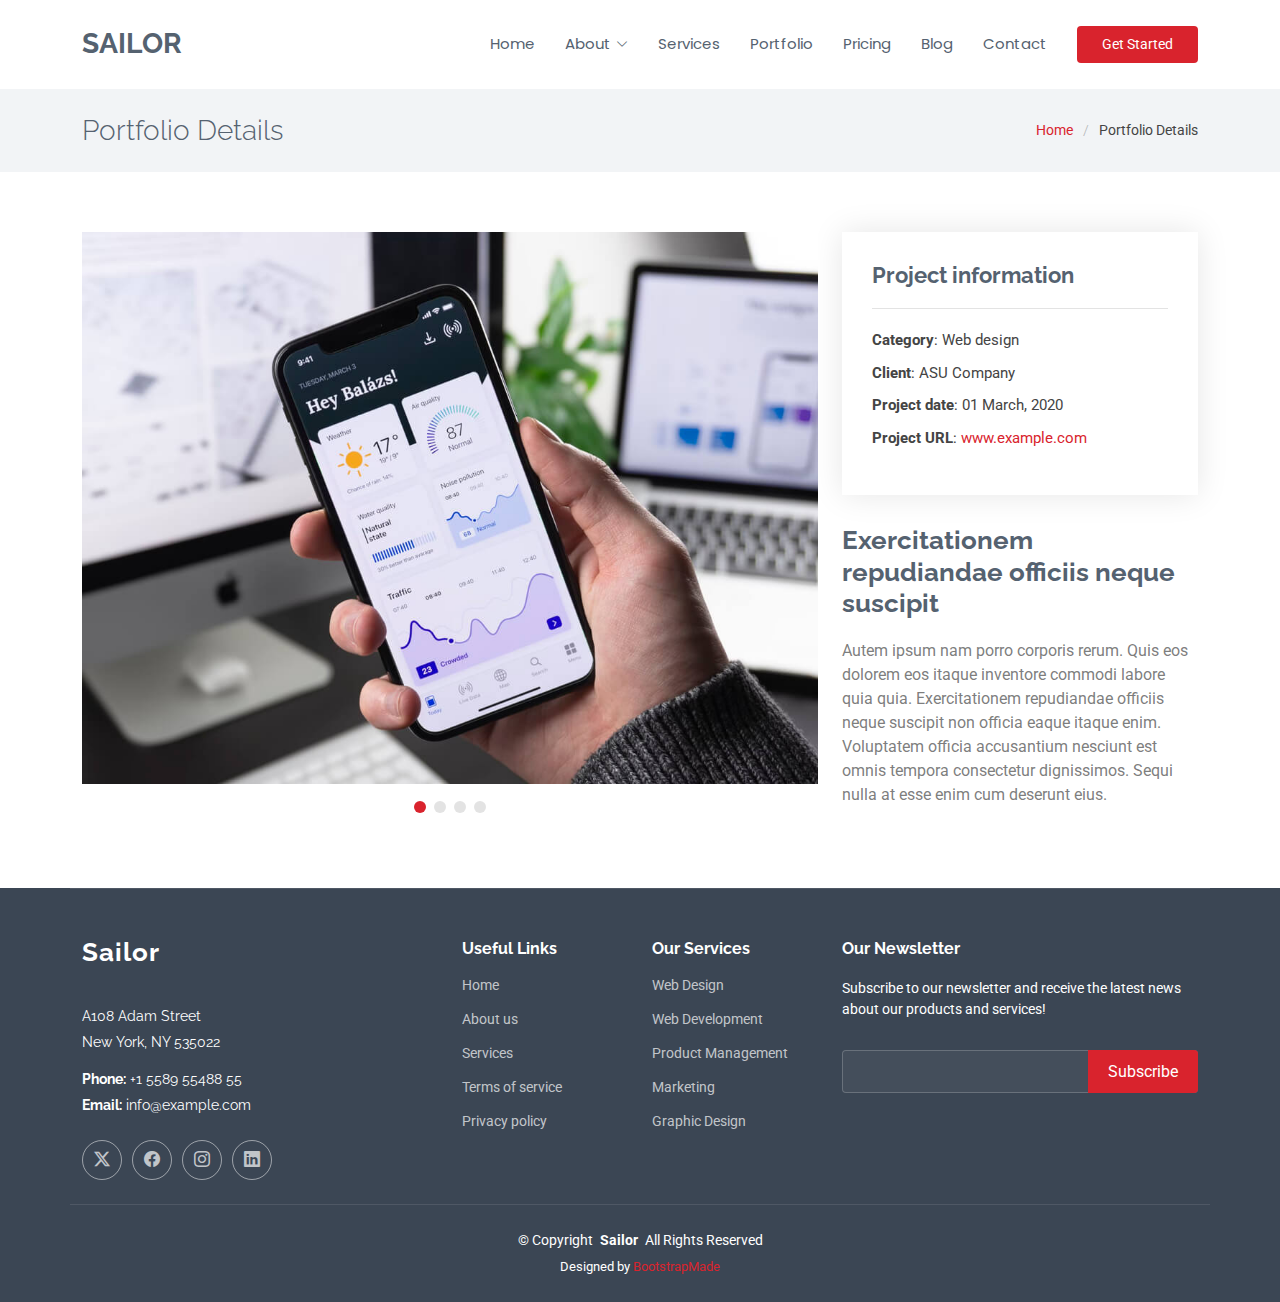
<file: portfolio-details.html>
<!DOCTYPE html>
<html lang="en">

<head>
  <meta charset="utf-8">
  <meta content="width=device-width, initial-scale=1.0" name="viewport">
  <title>Portfolio Details - Sailor Bootstrap Template</title>
  <meta name="description" content="">
  <meta name="keywords" content="">

  <!-- Favicons -->
  <link href="assets/img/favicon.png" rel="icon">
  <link href="assets/img/apple-touch-icon.png" rel="apple-touch-icon">

  <!-- Fonts -->
  <link href="https://fonts.googleapis.com" rel="preconnect">
  <link href="https://fonts.gstatic.com" rel="preconnect" crossorigin>
  <link href="https://fonts.googleapis.com/css2?family=Roboto:ital,wght@0,100;0,300;0,400;0,500;0,700;0,900;1,100;1,300;1,400;1,500;1,700;1,900&family=Poppins:ital,wght@0,100;0,200;0,300;0,400;0,500;0,600;0,700;0,800;0,900;1,100;1,200;1,300;1,400;1,500;1,600;1,700;1,800;1,900&family=Raleway:ital,wght@0,100;0,200;0,300;0,400;0,500;0,600;0,700;0,800;0,900;1,100;1,200;1,300;1,400;1,500;1,600;1,700;1,800;1,900&display=swap" rel="stylesheet">

  <!-- Vendor CSS Files -->
  <link href="assets/vendor/bootstrap/css/bootstrap.min.css" rel="stylesheet">
  <link href="assets/vendor/bootstrap-icons/bootstrap-icons.css" rel="stylesheet">
  <link href="assets/vendor/aos/aos.css" rel="stylesheet">
  <link href="assets/vendor/glightbox/css/glightbox.min.css" rel="stylesheet">
  <link href="assets/vendor/swiper/swiper-bundle.min.css" rel="stylesheet">

  <!-- Main CSS File -->
  <link href="assets/css/main.css" rel="stylesheet">

  <!-- =======================================================
  * Template Name: Sailor
  * Template URL: https://bootstrapmade.com/sailor-free-bootstrap-theme/
  * Updated: Aug 07 2024 with Bootstrap v5.3.3
  * Author: BootstrapMade.com
  * License: https://bootstrapmade.com/license/
  ======================================================== -->
</head>

<body class="portfolio-details-page">

  <header id="header" class="header d-flex align-items-center sticky-top">
    <div class="container-fluid container-xl position-relative d-flex align-items-center">

      <a href="index.html" class="logo d-flex align-items-center me-auto">
        <!-- Uncomment the line below if you also wish to use an image logo -->
        <!-- <img src="assets/img/logo.png" alt=""> -->
        <h1 class="sitename">Sailor</h1>
      </a>

      <nav id="navmenu" class="navmenu">
        <ul>
          <li><a href="#hero">Home</a></li>
          <li class="dropdown"><a href="about.html"><span>About</span> <i class="bi bi-chevron-down toggle-dropdown"></i></a>
            <ul>
              <li><a href="team.html">Team</a></li>
              <li><a href="testimonials.html">Testimonials</a></li>
              <li class="dropdown"><a href="#"><span>Deep Dropdown</span> <i class="bi bi-chevron-down toggle-dropdown"></i></a>
                <ul>
                  <li><a href="#">Deep Dropdown 1</a></li>
                  <li><a href="#">Deep Dropdown 2</a></li>
                  <li><a href="#">Deep Dropdown 3</a></li>
                  <li><a href="#">Deep Dropdown 4</a></li>
                  <li><a href="#">Deep Dropdown 5</a></li>
                </ul>
              </li>
            </ul>
          </li>
          <li><a href="services.html">Services</a></li>
          <li><a href="portfolio.html">Portfolio</a></li>
          <li><a href="pricing.html">Pricing</a></li>
          <li><a href="blog.html">Blog</a></li>
          <li><a href="contact.html">Contact</a></li>
        </ul>
        <i class="mobile-nav-toggle d-xl-none bi bi-list"></i>
      </nav>

      <a class="btn-getstarted" href="about.html">Get Started</a>

    </div>
  </header>

  <main class="main">

    <!-- Page Title -->
    <div class="page-title light-background">
      <div class="container d-lg-flex justify-content-between align-items-center">
        <h1 class="mb-2 mb-lg-0">Portfolio Details</h1>
        <nav class="breadcrumbs">
          <ol>
            <li><a href="index.html">Home</a></li>
            <li class="current">Portfolio Details</li>
          </ol>
        </nav>
      </div>
    </div><!-- End Page Title -->

    <!-- Portfolio Details Section -->
    <section id="portfolio-details" class="portfolio-details section">

      <div class="container" data-aos="fade-up" data-aos-delay="100">

        <div class="row gy-4">

          <div class="col-lg-8">
            <div class="portfolio-details-slider swiper init-swiper">

              <script type="application/json" class="swiper-config">
                {
                  "loop": true,
                  "speed": 600,
                  "autoplay": {
                    "delay": 5000
                  },
                  "slidesPerView": "auto",
                  "pagination": {
                    "el": ".swiper-pagination",
                    "type": "bullets",
                    "clickable": true
                  }
                }
              </script>

              <div class="swiper-wrapper align-items-center">

                <div class="swiper-slide">
                  <img src="assets/img/portfolio/app-1.jpg" alt="">
                </div>

                <div class="swiper-slide">
                  <img src="assets/img/portfolio/product-1.jpg" alt="">
                </div>

                <div class="swiper-slide">
                  <img src="assets/img/portfolio/branding-1.jpg" alt="">
                </div>

                <div class="swiper-slide">
                  <img src="assets/img/portfolio/books-1.jpg" alt="">
                </div>

              </div>
              <div class="swiper-pagination"></div>
            </div>
          </div>

          <div class="col-lg-4">
            <div class="portfolio-info" data-aos="fade-up" data-aos-delay="200">
              <h3>Project information</h3>
              <ul>
                <li><strong>Category</strong>: Web design</li>
                <li><strong>Client</strong>: ASU Company</li>
                <li><strong>Project date</strong>: 01 March, 2020</li>
                <li><strong>Project URL</strong>: <a href="#">www.example.com</a></li>
              </ul>
            </div>
            <div class="portfolio-description" data-aos="fade-up" data-aos-delay="300">
              <h2>Exercitationem repudiandae officiis neque suscipit</h2>
              <p>
                Autem ipsum nam porro corporis rerum. Quis eos dolorem eos itaque inventore commodi labore quia quia. Exercitationem repudiandae officiis neque suscipit non officia eaque itaque enim. Voluptatem officia accusantium nesciunt est omnis tempora consectetur dignissimos. Sequi nulla at esse enim cum deserunt eius.
              </p>
            </div>
          </div>

        </div>

      </div>

    </section><!-- /Portfolio Details Section -->

  </main>

  <footer id="footer" class="footer dark-background">

    <div class="container footer-top">
      <div class="row gy-4">
        <div class="col-lg-4 col-md-6 footer-about">
          <a href="index.html" class="logo d-flex align-items-center">
            <span class="sitename">Sailor</span>
          </a>
          <div class="footer-contact pt-3">
            <p>A108 Adam Street</p>
            <p>New York, NY 535022</p>
            <p class="mt-3"><strong>Phone:</strong> <span>+1 5589 55488 55</span></p>
            <p><strong>Email:</strong> <span>info@example.com</span></p>
          </div>
          <div class="social-links d-flex mt-4">
            <a href=""><i class="bi bi-twitter-x"></i></a>
            <a href=""><i class="bi bi-facebook"></i></a>
            <a href=""><i class="bi bi-instagram"></i></a>
            <a href=""><i class="bi bi-linkedin"></i></a>
          </div>
        </div>

        <div class="col-lg-2 col-md-3 footer-links">
          <h4>Useful Links</h4>
          <ul>
            <li><a href="#">Home</a></li>
            <li><a href="#">About us</a></li>
            <li><a href="#">Services</a></li>
            <li><a href="#">Terms of service</a></li>
            <li><a href="#">Privacy policy</a></li>
          </ul>
        </div>

        <div class="col-lg-2 col-md-3 footer-links">
          <h4>Our Services</h4>
          <ul>
            <li><a href="#">Web Design</a></li>
            <li><a href="#">Web Development</a></li>
            <li><a href="#">Product Management</a></li>
            <li><a href="#">Marketing</a></li>
            <li><a href="#">Graphic Design</a></li>
          </ul>
        </div>

        <div class="col-lg-4 col-md-12 footer-newsletter">
          <h4>Our Newsletter</h4>
          <p>Subscribe to our newsletter and receive the latest news about our products and services!</p>
          <form action="forms/newsletter.php" method="post" class="php-email-form">
            <div class="newsletter-form"><input type="email" name="email"><input type="submit" value="Subscribe"></div>
            <div class="loading">Loading</div>
            <div class="error-message"></div>
            <div class="sent-message">Your subscription request has been sent. Thank you!</div>
          </form>
        </div>

      </div>
    </div>

    <div class="container copyright text-center mt-4">
      <p>© <span>Copyright</span> <strong class="px-1 sitename">Sailor</strong> <span>All Rights Reserved</span></p>
      <div class="credits">
        <!-- All the links in the footer should remain intact. -->
        <!-- You can delete the links only if you've purchased the pro version. -->
        <!-- Licensing information: https://bootstrapmade.com/license/ -->
        <!-- Purchase the pro version with working PHP/AJAX contact form: [buy-url] -->
        Designed by <a href="https://bootstrapmade.com/">BootstrapMade</a>
      </div>
    </div>

  </footer>

  <!-- Scroll Top -->
  <a href="#" id="scroll-top" class="scroll-top d-flex align-items-center justify-content-center"><i class="bi bi-arrow-up-short"></i></a>

  <!-- Preloader -->
  <div id="preloader"></div>

  <!-- Vendor JS Files -->
  <script src="assets/vendor/bootstrap/js/bootstrap.bundle.min.js"></script>
  <script src="assets/vendor/php-email-form/validate.js"></script>
  <script src="assets/vendor/aos/aos.js"></script>
  <script src="assets/vendor/glightbox/js/glightbox.min.js"></script>
  <script src="assets/vendor/imagesloaded/imagesloaded.pkgd.min.js"></script>
  <script src="assets/vendor/isotope-layout/isotope.pkgd.min.js"></script>
  <script src="assets/vendor/purecounter/purecounter_vanilla.js"></script>
  <script src="assets/vendor/waypoints/noframework.waypoints.js"></script>
  <script src="assets/vendor/swiper/swiper-bundle.min.js"></script>

  <!-- Main JS File -->
  <script src="assets/js/main.js"></script>

</body>

</html>
</file>
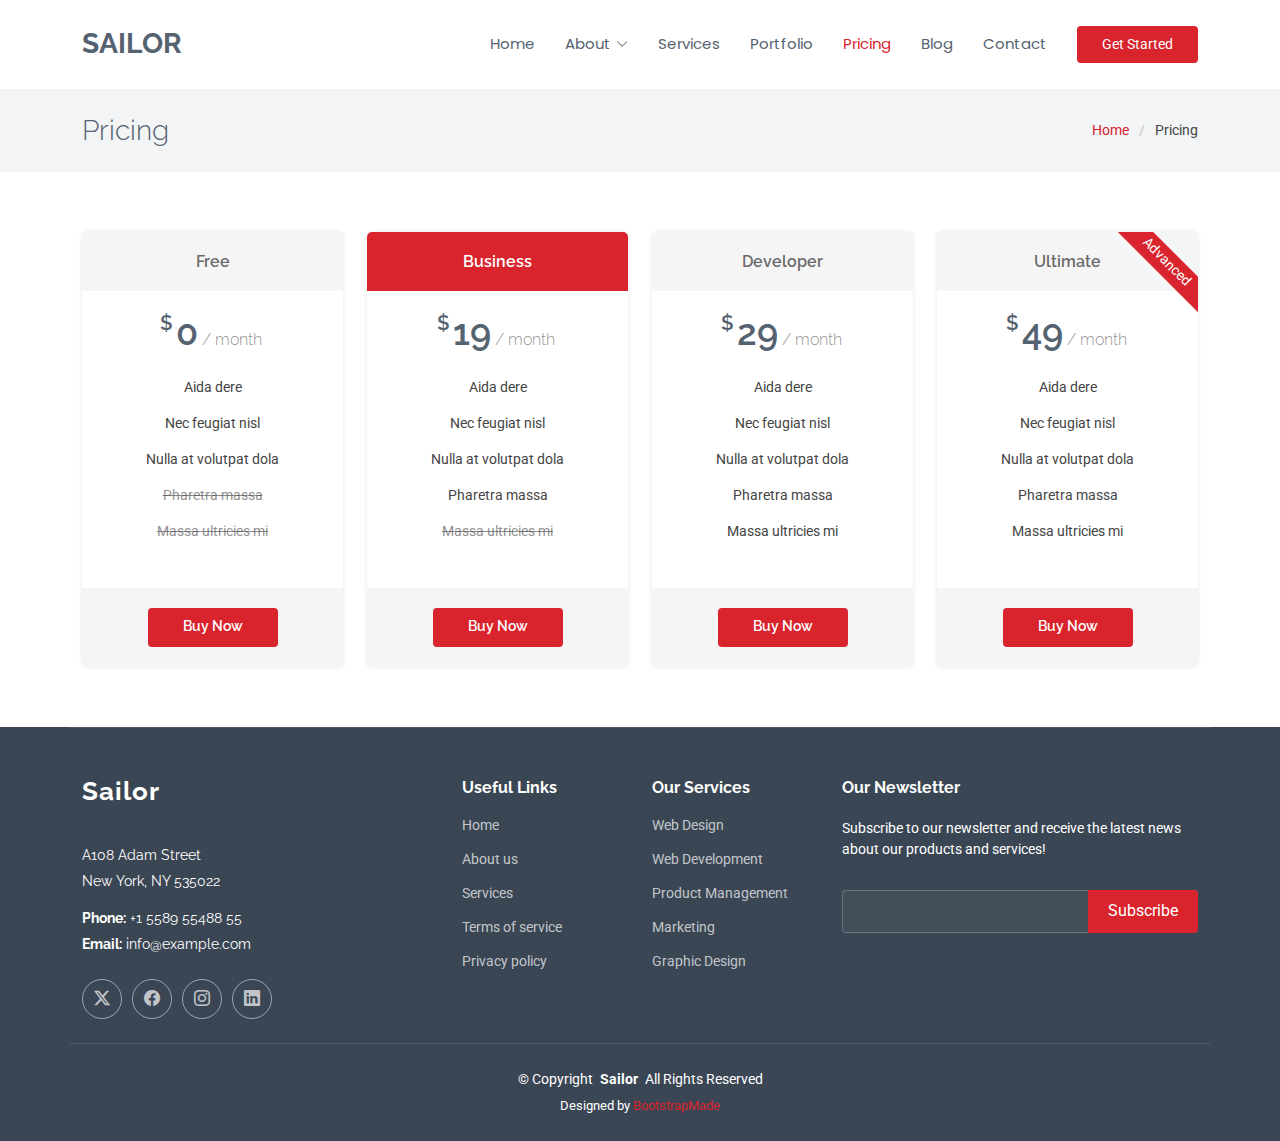
<file: pricing.html>
<!DOCTYPE html>
<html lang="en">

<head>
  <meta charset="utf-8">
  <meta content="width=device-width, initial-scale=1.0" name="viewport">
  <title>Pricing - Sailor Bootstrap Template</title>
  <meta name="description" content="">
  <meta name="keywords" content="">

  <!-- Favicons -->
  <link href="assets/img/favicon.png" rel="icon">
  <link href="assets/img/apple-touch-icon.png" rel="apple-touch-icon">

  <!-- Fonts -->
  <link href="https://fonts.googleapis.com" rel="preconnect">
  <link href="https://fonts.gstatic.com" rel="preconnect" crossorigin>
  <link href="https://fonts.googleapis.com/css2?family=Roboto:ital,wght@0,100;0,300;0,400;0,500;0,700;0,900;1,100;1,300;1,400;1,500;1,700;1,900&family=Poppins:ital,wght@0,100;0,200;0,300;0,400;0,500;0,600;0,700;0,800;0,900;1,100;1,200;1,300;1,400;1,500;1,600;1,700;1,800;1,900&family=Raleway:ital,wght@0,100;0,200;0,300;0,400;0,500;0,600;0,700;0,800;0,900;1,100;1,200;1,300;1,400;1,500;1,600;1,700;1,800;1,900&display=swap" rel="stylesheet">

  <!-- Vendor CSS Files -->
  <link href="assets/vendor/bootstrap/css/bootstrap.min.css" rel="stylesheet">
  <link href="assets/vendor/bootstrap-icons/bootstrap-icons.css" rel="stylesheet">
  <link href="assets/vendor/aos/aos.css" rel="stylesheet">
  <link href="assets/vendor/glightbox/css/glightbox.min.css" rel="stylesheet">
  <link href="assets/vendor/swiper/swiper-bundle.min.css" rel="stylesheet">

  <!-- Main CSS File -->
  <link href="assets/css/main.css" rel="stylesheet">

  <!-- =======================================================
  * Template Name: Sailor
  * Template URL: https://bootstrapmade.com/sailor-free-bootstrap-theme/
  * Updated: Aug 07 2024 with Bootstrap v5.3.3
  * Author: BootstrapMade.com
  * License: https://bootstrapmade.com/license/
  ======================================================== -->
</head>

<body class="pricing-page">

  <header id="header" class="header d-flex align-items-center sticky-top">
    <div class="container-fluid container-xl position-relative d-flex align-items-center">

      <a href="index.html" class="logo d-flex align-items-center me-auto">
        <!-- Uncomment the line below if you also wish to use an image logo -->
        <!-- <img src="assets/img/logo.png" alt=""> -->
        <h1 class="sitename">Sailor</h1>
      </a>

      <nav id="navmenu" class="navmenu">
        <ul>
          <li><a href="#hero">Home</a></li>
          <li class="dropdown"><a href="about.html"><span>About</span> <i class="bi bi-chevron-down toggle-dropdown"></i></a>
            <ul>
              <li><a href="team.html">Team</a></li>
              <li><a href="testimonials.html">Testimonials</a></li>
              <li class="dropdown"><a href="#"><span>Deep Dropdown</span> <i class="bi bi-chevron-down toggle-dropdown"></i></a>
                <ul>
                  <li><a href="#">Deep Dropdown 1</a></li>
                  <li><a href="#">Deep Dropdown 2</a></li>
                  <li><a href="#">Deep Dropdown 3</a></li>
                  <li><a href="#">Deep Dropdown 4</a></li>
                  <li><a href="#">Deep Dropdown 5</a></li>
                </ul>
              </li>
            </ul>
          </li>
          <li><a href="services.html">Services</a></li>
          <li><a href="portfolio.html">Portfolio</a></li>
          <li><a href="pricing.html" class="active">Pricing</a></li>
          <li><a href="blog.html">Blog</a></li>
          <li><a href="contact.html">Contact</a></li>
        </ul>
        <i class="mobile-nav-toggle d-xl-none bi bi-list"></i>
      </nav>

      <a class="btn-getstarted" href="about.html">Get Started</a>

    </div>
  </header>

  <main class="main">

    <!-- Page Title -->
    <div class="page-title light-background">
      <div class="container d-lg-flex justify-content-between align-items-center">
        <h1 class="mb-2 mb-lg-0">Pricing</h1>
        <nav class="breadcrumbs">
          <ol>
            <li><a href="index.html">Home</a></li>
            <li class="current">Pricing</li>
          </ol>
        </nav>
      </div>
    </div><!-- End Page Title -->

    <!-- Pricing Section -->
    <section id="pricing" class="pricing section">

      <div class="container">

        <div class="row gy-3">

          <div class="col-xl-3 col-lg-6" data-aos="fade-up" data-aos-delay="100">
            <div class="pricing-item">
              <h3>Free</h3>
              <h4><sup>$</sup>0<span> / month</span></h4>
              <ul>
                <li>Aida dere</li>
                <li>Nec feugiat nisl</li>
                <li>Nulla at volutpat dola</li>
                <li class="na">Pharetra massa</li>
                <li class="na">Massa ultricies mi</li>
              </ul>
              <div class="btn-wrap">
                <a href="#" class="btn-buy">Buy Now</a>
              </div>
            </div>
          </div><!-- End Pricing Item -->

          <div class="col-xl-3 col-lg-6" data-aos="fade-up" data-aos-delay="200">
            <div class="pricing-item featured">
              <h3>Business</h3>
              <h4><sup>$</sup>19<span> / month</span></h4>
              <ul>
                <li>Aida dere</li>
                <li>Nec feugiat nisl</li>
                <li>Nulla at volutpat dola</li>
                <li>Pharetra massa</li>
                <li class="na">Massa ultricies mi</li>
              </ul>
              <div class="btn-wrap">
                <a href="#" class="btn-buy">Buy Now</a>
              </div>
            </div>
          </div><!-- End Pricing Item -->

          <div class="col-xl-3 col-lg-6" data-aos="fade-up" data-aos-delay="400">
            <div class="pricing-item">
              <h3>Developer</h3>
              <h4><sup>$</sup>29<span> / month</span></h4>
              <ul>
                <li>Aida dere</li>
                <li>Nec feugiat nisl</li>
                <li>Nulla at volutpat dola</li>
                <li>Pharetra massa</li>
                <li>Massa ultricies mi</li>
              </ul>
              <div class="btn-wrap">
                <a href="#" class="btn-buy">Buy Now</a>
              </div>
            </div>
          </div><!-- End Pricing Item -->

          <div class="col-xl-3 col-lg-6" data-aos="fade-up" data-aos-delay="400">
            <div class="pricing-item">
              <span class="advanced">Advanced</span>
              <h3>Ultimate</h3>
              <h4><sup>$</sup>49<span> / month</span></h4>
              <ul>
                <li>Aida dere</li>
                <li>Nec feugiat nisl</li>
                <li>Nulla at volutpat dola</li>
                <li>Pharetra massa</li>
                <li>Massa ultricies mi</li>
              </ul>
              <div class="btn-wrap">
                <a href="#" class="btn-buy">Buy Now</a>
              </div>
            </div>
          </div><!-- End Pricing Item -->

        </div>

      </div>

    </section><!-- /Pricing Section -->

  </main>

  <footer id="footer" class="footer dark-background">

    <div class="container footer-top">
      <div class="row gy-4">
        <div class="col-lg-4 col-md-6 footer-about">
          <a href="index.html" class="logo d-flex align-items-center">
            <span class="sitename">Sailor</span>
          </a>
          <div class="footer-contact pt-3">
            <p>A108 Adam Street</p>
            <p>New York, NY 535022</p>
            <p class="mt-3"><strong>Phone:</strong> <span>+1 5589 55488 55</span></p>
            <p><strong>Email:</strong> <span>info@example.com</span></p>
          </div>
          <div class="social-links d-flex mt-4">
            <a href=""><i class="bi bi-twitter-x"></i></a>
            <a href=""><i class="bi bi-facebook"></i></a>
            <a href=""><i class="bi bi-instagram"></i></a>
            <a href=""><i class="bi bi-linkedin"></i></a>
          </div>
        </div>

        <div class="col-lg-2 col-md-3 footer-links">
          <h4>Useful Links</h4>
          <ul>
            <li><a href="#">Home</a></li>
            <li><a href="#">About us</a></li>
            <li><a href="#">Services</a></li>
            <li><a href="#">Terms of service</a></li>
            <li><a href="#">Privacy policy</a></li>
          </ul>
        </div>

        <div class="col-lg-2 col-md-3 footer-links">
          <h4>Our Services</h4>
          <ul>
            <li><a href="#">Web Design</a></li>
            <li><a href="#">Web Development</a></li>
            <li><a href="#">Product Management</a></li>
            <li><a href="#">Marketing</a></li>
            <li><a href="#">Graphic Design</a></li>
          </ul>
        </div>

        <div class="col-lg-4 col-md-12 footer-newsletter">
          <h4>Our Newsletter</h4>
          <p>Subscribe to our newsletter and receive the latest news about our products and services!</p>
          <form action="forms/newsletter.php" method="post" class="php-email-form">
            <div class="newsletter-form"><input type="email" name="email"><input type="submit" value="Subscribe"></div>
            <div class="loading">Loading</div>
            <div class="error-message"></div>
            <div class="sent-message">Your subscription request has been sent. Thank you!</div>
          </form>
        </div>

      </div>
    </div>

    <div class="container copyright text-center mt-4">
      <p>© <span>Copyright</span> <strong class="px-1 sitename">Sailor</strong> <span>All Rights Reserved</span></p>
      <div class="credits">
        <!-- All the links in the footer should remain intact. -->
        <!-- You can delete the links only if you've purchased the pro version. -->
        <!-- Licensing information: https://bootstrapmade.com/license/ -->
        <!-- Purchase the pro version with working PHP/AJAX contact form: [buy-url] -->
        Designed by <a href="https://bootstrapmade.com/">BootstrapMade</a>
      </div>
    </div>

  </footer>

  <!-- Scroll Top -->
  <a href="#" id="scroll-top" class="scroll-top d-flex align-items-center justify-content-center"><i class="bi bi-arrow-up-short"></i></a>

  <!-- Preloader -->
  <div id="preloader"></div>

  <!-- Vendor JS Files -->
  <script src="assets/vendor/bootstrap/js/bootstrap.bundle.min.js"></script>
  <script src="assets/vendor/php-email-form/validate.js"></script>
  <script src="assets/vendor/aos/aos.js"></script>
  <script src="assets/vendor/glightbox/js/glightbox.min.js"></script>
  <script src="assets/vendor/imagesloaded/imagesloaded.pkgd.min.js"></script>
  <script src="assets/vendor/isotope-layout/isotope.pkgd.min.js"></script>
  <script src="assets/vendor/purecounter/purecounter_vanilla.js"></script>
  <script src="assets/vendor/waypoints/noframework.waypoints.js"></script>
  <script src="assets/vendor/swiper/swiper-bundle.min.js"></script>

  <!-- Main JS File -->
  <script src="assets/js/main.js"></script>

</body>

</html>
</file>
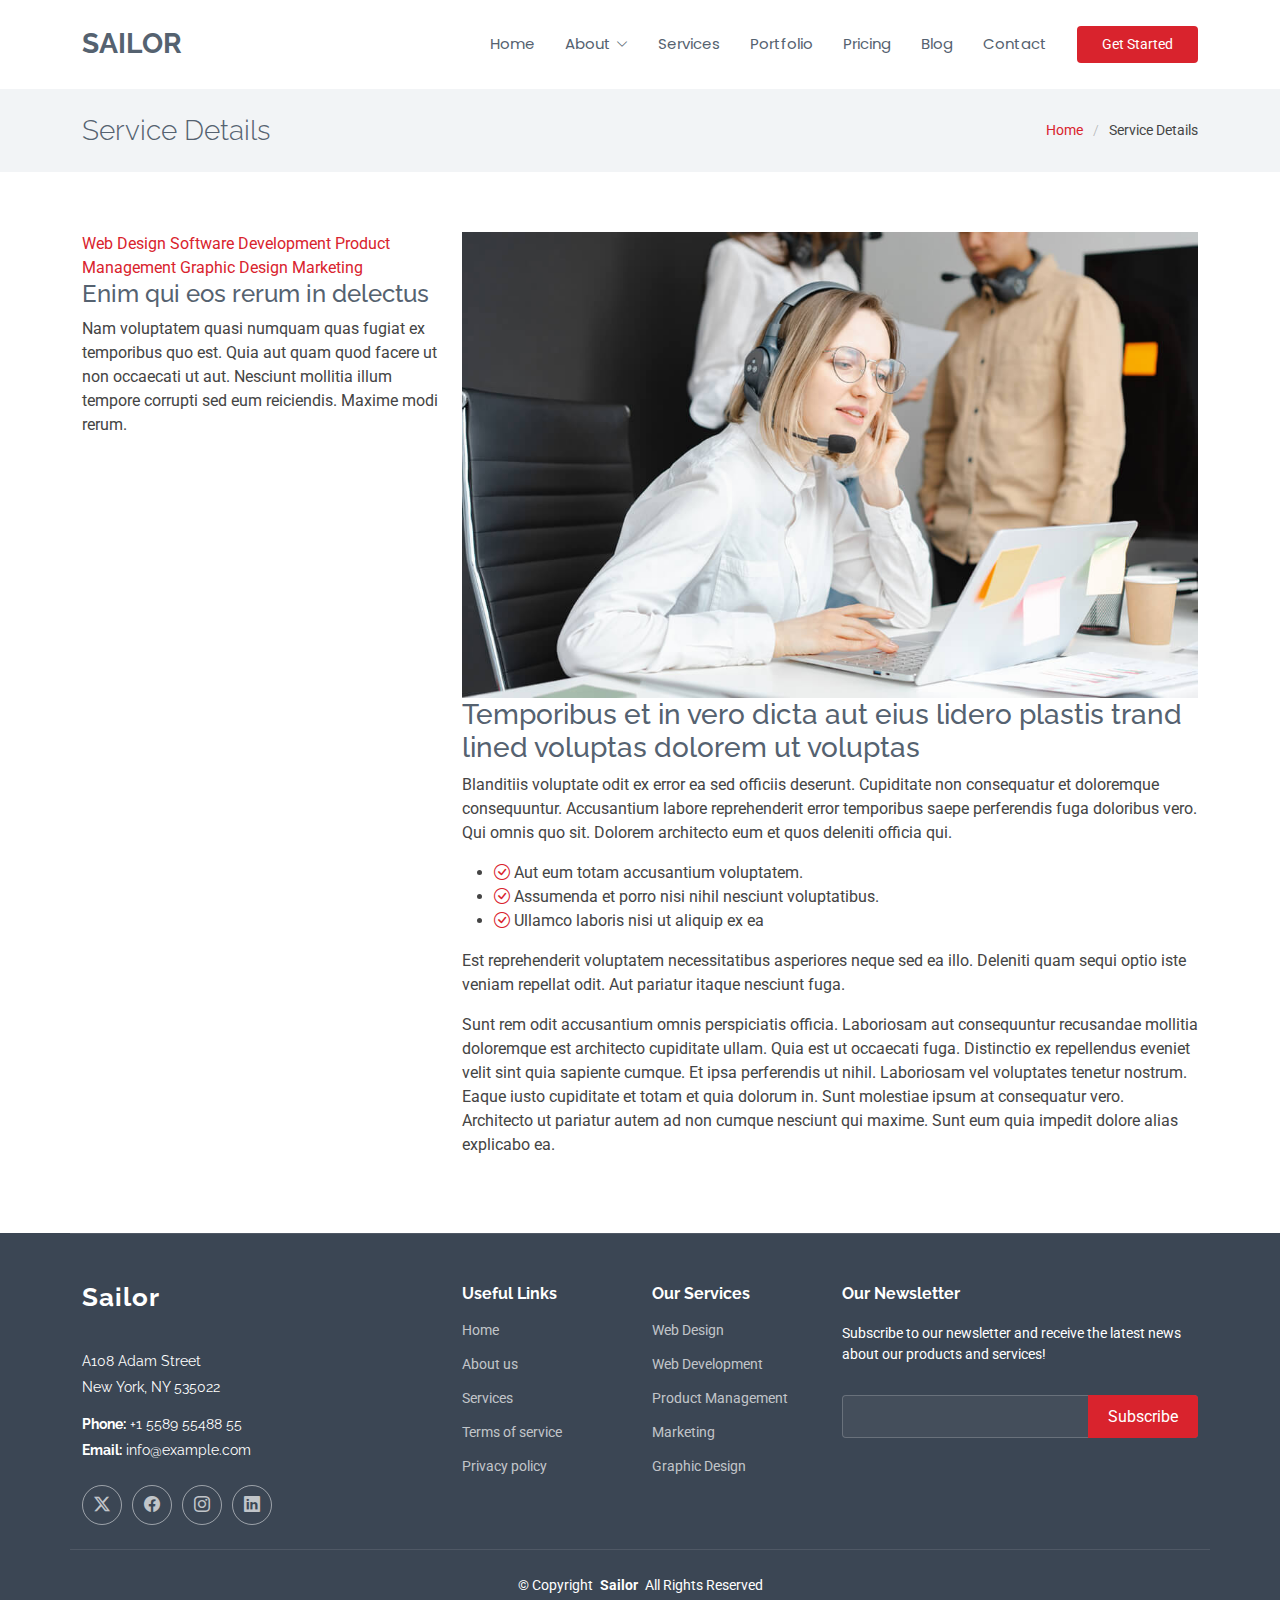
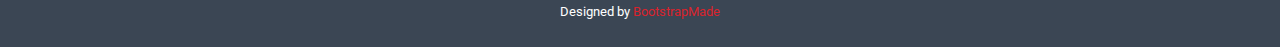
<file: service-details.html>
<!DOCTYPE html>
<html lang="en">

<head>
  <meta charset="utf-8">
  <meta content="width=device-width, initial-scale=1.0" name="viewport">
  <title>Service Details - Sailor Bootstrap Template</title>
  <meta name="description" content="">
  <meta name="keywords" content="">

  <!-- Favicons -->
  <link href="assets/img/favicon.png" rel="icon">
  <link href="assets/img/apple-touch-icon.png" rel="apple-touch-icon">

  <!-- Fonts -->
  <link href="https://fonts.googleapis.com" rel="preconnect">
  <link href="https://fonts.gstatic.com" rel="preconnect" crossorigin>
  <link href="https://fonts.googleapis.com/css2?family=Roboto:ital,wght@0,100;0,300;0,400;0,500;0,700;0,900;1,100;1,300;1,400;1,500;1,700;1,900&family=Poppins:ital,wght@0,100;0,200;0,300;0,400;0,500;0,600;0,700;0,800;0,900;1,100;1,200;1,300;1,400;1,500;1,600;1,700;1,800;1,900&family=Raleway:ital,wght@0,100;0,200;0,300;0,400;0,500;0,600;0,700;0,800;0,900;1,100;1,200;1,300;1,400;1,500;1,600;1,700;1,800;1,900&display=swap" rel="stylesheet">

  <!-- Vendor CSS Files -->
  <link href="assets/vendor/bootstrap/css/bootstrap.min.css" rel="stylesheet">
  <link href="assets/vendor/bootstrap-icons/bootstrap-icons.css" rel="stylesheet">
  <link href="assets/vendor/aos/aos.css" rel="stylesheet">
  <link href="assets/vendor/glightbox/css/glightbox.min.css" rel="stylesheet">
  <link href="assets/vendor/swiper/swiper-bundle.min.css" rel="stylesheet">

  <!-- Main CSS File -->
  <link href="assets/css/main.css" rel="stylesheet">

  <!-- =======================================================
  * Template Name: Sailor
  * Template URL: https://bootstrapmade.com/sailor-free-bootstrap-theme/
  * Updated: Aug 07 2024 with Bootstrap v5.3.3
  * Author: BootstrapMade.com
  * License: https://bootstrapmade.com/license/
  ======================================================== -->
</head>

<body class="service-details-page">

  <header id="header" class="header d-flex align-items-center sticky-top">
    <div class="container-fluid container-xl position-relative d-flex align-items-center">

      <a href="index.html" class="logo d-flex align-items-center me-auto">
        <!-- Uncomment the line below if you also wish to use an image logo -->
        <!-- <img src="assets/img/logo.png" alt=""> -->
        <h1 class="sitename">Sailor</h1>
      </a>

      <nav id="navmenu" class="navmenu">
        <ul>
          <li><a href="#hero">Home</a></li>
          <li class="dropdown"><a href="about.html"><span>About</span> <i class="bi bi-chevron-down toggle-dropdown"></i></a>
            <ul>
              <li><a href="team.html">Team</a></li>
              <li><a href="testimonials.html">Testimonials</a></li>
              <li class="dropdown"><a href="#"><span>Deep Dropdown</span> <i class="bi bi-chevron-down toggle-dropdown"></i></a>
                <ul>
                  <li><a href="#">Deep Dropdown 1</a></li>
                  <li><a href="#">Deep Dropdown 2</a></li>
                  <li><a href="#">Deep Dropdown 3</a></li>
                  <li><a href="#">Deep Dropdown 4</a></li>
                  <li><a href="#">Deep Dropdown 5</a></li>
                </ul>
              </li>
            </ul>
          </li>
          <li><a href="services.html">Services</a></li>
          <li><a href="portfolio.html">Portfolio</a></li>
          <li><a href="pricing.html">Pricing</a></li>
          <li><a href="blog.html">Blog</a></li>
          <li><a href="contact.html">Contact</a></li>
        </ul>
        <i class="mobile-nav-toggle d-xl-none bi bi-list"></i>
      </nav>

      <a class="btn-getstarted" href="about.html">Get Started</a>

    </div>
  </header>

  <main class="main">

    <!-- Page Title -->
    <div class="page-title light-background">
      <div class="container d-lg-flex justify-content-between align-items-center">
        <h1 class="mb-2 mb-lg-0">Service Details</h1>
        <nav class="breadcrumbs">
          <ol>
            <li><a href="index.html">Home</a></li>
            <li class="current">Service Details</li>
          </ol>
        </nav>
      </div>
    </div><!-- End Page Title -->

    <!-- Service Details Section -->
    <section id="service-details" class="service-details section">

      <div class="container">

        <div class="row gy-4">

          <div class="col-lg-4" data-aos="fade-up" data-aos-delay="100">
            <div class="services-list">
              <a href="#" class="active">Web Design</a>
              <a href="#">Software Development</a>
              <a href="#">Product Management</a>
              <a href="#">Graphic Design</a>
              <a href="#">Marketing</a>
            </div>

            <h4>Enim qui eos rerum in delectus</h4>
            <p>Nam voluptatem quasi numquam quas fugiat ex temporibus quo est. Quia aut quam quod facere ut non occaecati ut aut. Nesciunt mollitia illum tempore corrupti sed eum reiciendis. Maxime modi rerum.</p>
          </div>

          <div class="col-lg-8" data-aos="fade-up" data-aos-delay="200">
            <img src="assets/img/services.jpg" alt="" class="img-fluid services-img">
            <h3>Temporibus et in vero dicta aut eius lidero plastis trand lined voluptas dolorem ut voluptas</h3>
            <p>
              Blanditiis voluptate odit ex error ea sed officiis deserunt. Cupiditate non consequatur et doloremque consequuntur. Accusantium labore reprehenderit error temporibus saepe perferendis fuga doloribus vero. Qui omnis quo sit. Dolorem architecto eum et quos deleniti officia qui.
            </p>
            <ul>
              <li><i class="bi bi-check-circle"></i> <span>Aut eum totam accusantium voluptatem.</span></li>
              <li><i class="bi bi-check-circle"></i> <span>Assumenda et porro nisi nihil nesciunt voluptatibus.</span></li>
              <li><i class="bi bi-check-circle"></i> <span>Ullamco laboris nisi ut aliquip ex ea</span></li>
            </ul>
            <p>
              Est reprehenderit voluptatem necessitatibus asperiores neque sed ea illo. Deleniti quam sequi optio iste veniam repellat odit. Aut pariatur itaque nesciunt fuga.
            </p>
            <p>
              Sunt rem odit accusantium omnis perspiciatis officia. Laboriosam aut consequuntur recusandae mollitia doloremque est architecto cupiditate ullam. Quia est ut occaecati fuga. Distinctio ex repellendus eveniet velit sint quia sapiente cumque. Et ipsa perferendis ut nihil. Laboriosam vel voluptates tenetur nostrum. Eaque iusto cupiditate et totam et quia dolorum in. Sunt molestiae ipsum at consequatur vero. Architecto ut pariatur autem ad non cumque nesciunt qui maxime. Sunt eum quia impedit dolore alias explicabo ea.
            </p>
          </div>

        </div>

      </div>

    </section><!-- /Service Details Section -->

  </main>

  <footer id="footer" class="footer dark-background">

    <div class="container footer-top">
      <div class="row gy-4">
        <div class="col-lg-4 col-md-6 footer-about">
          <a href="index.html" class="logo d-flex align-items-center">
            <span class="sitename">Sailor</span>
          </a>
          <div class="footer-contact pt-3">
            <p>A108 Adam Street</p>
            <p>New York, NY 535022</p>
            <p class="mt-3"><strong>Phone:</strong> <span>+1 5589 55488 55</span></p>
            <p><strong>Email:</strong> <span>info@example.com</span></p>
          </div>
          <div class="social-links d-flex mt-4">
            <a href=""><i class="bi bi-twitter-x"></i></a>
            <a href=""><i class="bi bi-facebook"></i></a>
            <a href=""><i class="bi bi-instagram"></i></a>
            <a href=""><i class="bi bi-linkedin"></i></a>
          </div>
        </div>

        <div class="col-lg-2 col-md-3 footer-links">
          <h4>Useful Links</h4>
          <ul>
            <li><a href="#">Home</a></li>
            <li><a href="#">About us</a></li>
            <li><a href="#">Services</a></li>
            <li><a href="#">Terms of service</a></li>
            <li><a href="#">Privacy policy</a></li>
          </ul>
        </div>

        <div class="col-lg-2 col-md-3 footer-links">
          <h4>Our Services</h4>
          <ul>
            <li><a href="#">Web Design</a></li>
            <li><a href="#">Web Development</a></li>
            <li><a href="#">Product Management</a></li>
            <li><a href="#">Marketing</a></li>
            <li><a href="#">Graphic Design</a></li>
          </ul>
        </div>

        <div class="col-lg-4 col-md-12 footer-newsletter">
          <h4>Our Newsletter</h4>
          <p>Subscribe to our newsletter and receive the latest news about our products and services!</p>
          <form action="forms/newsletter.php" method="post" class="php-email-form">
            <div class="newsletter-form"><input type="email" name="email"><input type="submit" value="Subscribe"></div>
            <div class="loading">Loading</div>
            <div class="error-message"></div>
            <div class="sent-message">Your subscription request has been sent. Thank you!</div>
          </form>
        </div>

      </div>
    </div>

    <div class="container copyright text-center mt-4">
      <p>© <span>Copyright</span> <strong class="px-1 sitename">Sailor</strong> <span>All Rights Reserved</span></p>
      <div class="credits">
        <!-- All the links in the footer should remain intact. -->
        <!-- You can delete the links only if you've purchased the pro version. -->
        <!-- Licensing information: https://bootstrapmade.com/license/ -->
        <!-- Purchase the pro version with working PHP/AJAX contact form: [buy-url] -->
        Designed by <a href="https://bootstrapmade.com/">BootstrapMade</a>
      </div>
    </div>

  </footer>

  <!-- Scroll Top -->
  <a href="#" id="scroll-top" class="scroll-top d-flex align-items-center justify-content-center"><i class="bi bi-arrow-up-short"></i></a>

  <!-- Preloader -->
  <div id="preloader"></div>

  <!-- Vendor JS Files -->
  <script src="assets/vendor/bootstrap/js/bootstrap.bundle.min.js"></script>
  <script src="assets/vendor/php-email-form/validate.js"></script>
  <script src="assets/vendor/aos/aos.js"></script>
  <script src="assets/vendor/glightbox/js/glightbox.min.js"></script>
  <script src="assets/vendor/imagesloaded/imagesloaded.pkgd.min.js"></script>
  <script src="assets/vendor/isotope-layout/isotope.pkgd.min.js"></script>
  <script src="assets/vendor/purecounter/purecounter_vanilla.js"></script>
  <script src="assets/vendor/waypoints/noframework.waypoints.js"></script>
  <script src="assets/vendor/swiper/swiper-bundle.min.js"></script>

  <!-- Main JS File -->
  <script src="assets/js/main.js"></script>

</body>

</html>
</file>
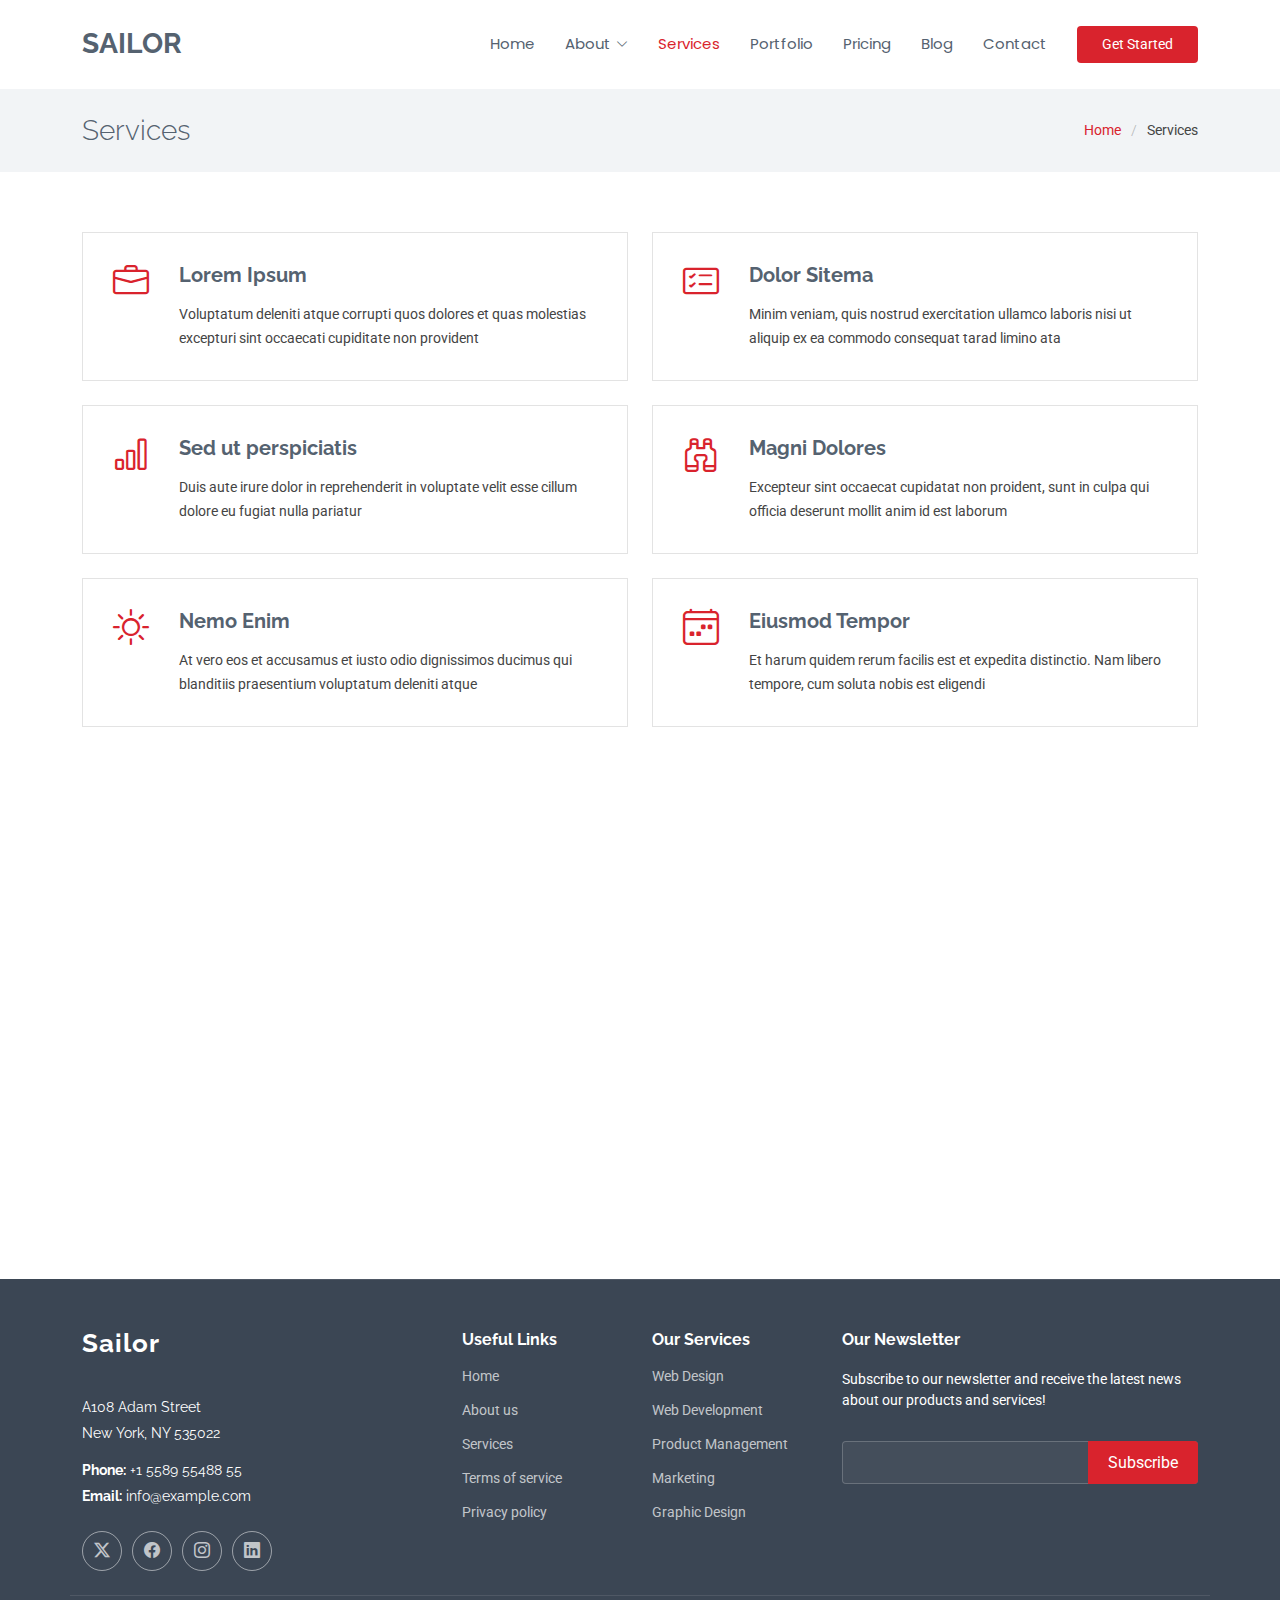
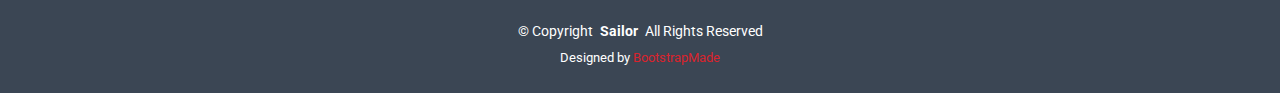
<file: services.html>
<!DOCTYPE html>
<html lang="en">

<head>
  <meta charset="utf-8">
  <meta content="width=device-width, initial-scale=1.0" name="viewport">
  <title>Services - Sailor Bootstrap Template</title>
  <meta name="description" content="">
  <meta name="keywords" content="">

  <!-- Favicons -->
  <link href="assets/img/favicon.png" rel="icon">
  <link href="assets/img/apple-touch-icon.png" rel="apple-touch-icon">

  <!-- Fonts -->
  <link href="https://fonts.googleapis.com" rel="preconnect">
  <link href="https://fonts.gstatic.com" rel="preconnect" crossorigin>
  <link href="https://fonts.googleapis.com/css2?family=Roboto:ital,wght@0,100;0,300;0,400;0,500;0,700;0,900;1,100;1,300;1,400;1,500;1,700;1,900&family=Poppins:ital,wght@0,100;0,200;0,300;0,400;0,500;0,600;0,700;0,800;0,900;1,100;1,200;1,300;1,400;1,500;1,600;1,700;1,800;1,900&family=Raleway:ital,wght@0,100;0,200;0,300;0,400;0,500;0,600;0,700;0,800;0,900;1,100;1,200;1,300;1,400;1,500;1,600;1,700;1,800;1,900&display=swap" rel="stylesheet">

  <!-- Vendor CSS Files -->
  <link href="assets/vendor/bootstrap/css/bootstrap.min.css" rel="stylesheet">
  <link href="assets/vendor/bootstrap-icons/bootstrap-icons.css" rel="stylesheet">
  <link href="assets/vendor/aos/aos.css" rel="stylesheet">
  <link href="assets/vendor/glightbox/css/glightbox.min.css" rel="stylesheet">
  <link href="assets/vendor/swiper/swiper-bundle.min.css" rel="stylesheet">

  <!-- Main CSS File -->
  <link href="assets/css/main.css" rel="stylesheet">

  <!-- =======================================================
  * Template Name: Sailor
  * Template URL: https://bootstrapmade.com/sailor-free-bootstrap-theme/
  * Updated: Aug 07 2024 with Bootstrap v5.3.3
  * Author: BootstrapMade.com
  * License: https://bootstrapmade.com/license/
  ======================================================== -->
</head>

<body class="services-page">

  <header id="header" class="header d-flex align-items-center sticky-top">
    <div class="container-fluid container-xl position-relative d-flex align-items-center">

      <a href="index.html" class="logo d-flex align-items-center me-auto">
        <!-- Uncomment the line below if you also wish to use an image logo -->
        <!-- <img src="assets/img/logo.png" alt=""> -->
        <h1 class="sitename">Sailor</h1>
      </a>

      <nav id="navmenu" class="navmenu">
        <ul>
          <li><a href="#hero">Home</a></li>
          <li class="dropdown"><a href="about.html"><span>About</span> <i class="bi bi-chevron-down toggle-dropdown"></i></a>
            <ul>
              <li><a href="team.html">Team</a></li>
              <li><a href="testimonials.html">Testimonials</a></li>
              <li class="dropdown"><a href="#"><span>Deep Dropdown</span> <i class="bi bi-chevron-down toggle-dropdown"></i></a>
                <ul>
                  <li><a href="#">Deep Dropdown 1</a></li>
                  <li><a href="#">Deep Dropdown 2</a></li>
                  <li><a href="#">Deep Dropdown 3</a></li>
                  <li><a href="#">Deep Dropdown 4</a></li>
                  <li><a href="#">Deep Dropdown 5</a></li>
                </ul>
              </li>
            </ul>
          </li>
          <li><a href="services.html" class="active">Services</a></li>
          <li><a href="portfolio.html">Portfolio</a></li>
          <li><a href="pricing.html">Pricing</a></li>
          <li><a href="blog.html">Blog</a></li>
          <li><a href="contact.html">Contact</a></li>
        </ul>
        <i class="mobile-nav-toggle d-xl-none bi bi-list"></i>
      </nav>

      <a class="btn-getstarted" href="about.html">Get Started</a>

    </div>
  </header>

  <main class="main">

    <!-- Page Title -->
    <div class="page-title light-background">
      <div class="container d-lg-flex justify-content-between align-items-center">
        <h1 class="mb-2 mb-lg-0">Services</h1>
        <nav class="breadcrumbs">
          <ol>
            <li><a href="index.html">Home</a></li>
            <li class="current">Services</li>
          </ol>
        </nav>
      </div>
    </div><!-- End Page Title -->

    <!-- Services Section -->
    <section id="services" class="services section">

      <div class="container">

        <div class="row gy-4">

          <div class="col-md-6" data-aos="fade-up" data-aos-delay="100">
            <div class="service-item d-flex position-relative h-100">
              <i class="bi bi-briefcase icon flex-shrink-0"></i>
              <div>
                <h4 class="title"><a href="#" class="stretched-link">Lorem Ipsum</a></h4>
                <p class="description">Voluptatum deleniti atque corrupti quos dolores et quas molestias excepturi sint occaecati cupiditate non provident</p>
              </div>
            </div>
          </div><!-- End Service Item -->

          <div class="col-md-6" data-aos="fade-up" data-aos-delay="200">
            <div class="service-item d-flex position-relative h-100">
              <i class="bi bi-card-checklist icon flex-shrink-0"></i>
              <div>
                <h4 class="title"><a href="#" class="stretched-link">Dolor Sitema</a></h4>
                <p class="description">Minim veniam, quis nostrud exercitation ullamco laboris nisi ut aliquip ex ea commodo consequat tarad limino ata</p>
              </div>
            </div>
          </div><!-- End Service Item -->

          <div class="col-md-6" data-aos="fade-up" data-aos-delay="300">
            <div class="service-item d-flex position-relative h-100">
              <i class="bi bi-bar-chart icon flex-shrink-0"></i>
              <div>
                <h4 class="title"><a href="#" class="stretched-link">Sed ut perspiciatis</a></h4>
                <p class="description">Duis aute irure dolor in reprehenderit in voluptate velit esse cillum dolore eu fugiat nulla pariatur</p>
              </div>
            </div>
          </div><!-- End Service Item -->

          <div class="col-md-6" data-aos="fade-up" data-aos-delay="400">
            <div class="service-item d-flex position-relative h-100">
              <i class="bi bi-binoculars icon flex-shrink-0"></i>
              <div>
                <h4 class="title"><a href="#" class="stretched-link">Magni Dolores</a></h4>
                <p class="description">Excepteur sint occaecat cupidatat non proident, sunt in culpa qui officia deserunt mollit anim id est laborum</p>
              </div>
            </div>
          </div><!-- End Service Item -->

          <div class="col-md-6" data-aos="fade-up" data-aos-delay="500">
            <div class="service-item d-flex position-relative h-100">
              <i class="bi bi-brightness-high icon flex-shrink-0"></i>
              <div>
                <h4 class="title"><a href="#" class="stretched-link">Nemo Enim</a></h4>
                <p class="description">At vero eos et accusamus et iusto odio dignissimos ducimus qui blanditiis praesentium voluptatum deleniti atque</p>
              </div>
            </div>
          </div><!-- End Service Item -->

          <div class="col-md-6" data-aos="fade-up" data-aos-delay="600">
            <div class="service-item d-flex position-relative h-100">
              <i class="bi bi-calendar4-week icon flex-shrink-0"></i>
              <div>
                <h4 class="title"><a href="#" class="stretched-link">Eiusmod Tempor</a></h4>
                <p class="description">Et harum quidem rerum facilis est et expedita distinctio. Nam libero tempore, cum soluta nobis est eligendi</p>
              </div>
            </div>
          </div><!-- End Service Item -->

        </div>

      </div>

    </section><!-- /Services Section -->

    <!-- Features Section -->
    <section id="features" class="features section">

      <!-- Section Title -->
      <div class="container section-title" data-aos="fade-up">
        <h2>Features</h2>
        <p>Check Our Features<br></p>
      </div><!-- End Section Title -->

      <div class="container" data-aos="fade-up" data-aos-delay="100">

        <div class="row">
          <div class="col-lg-3">
            <ul class="nav nav-tabs flex-column">
              <li class="nav-item">
                <a class="nav-link active show" data-bs-toggle="tab" href="#features-tab-1">Modi sit est</a>
              </li>
              <li class="nav-item">
                <a class="nav-link" data-bs-toggle="tab" href="#features-tab-2">Unde praesentium sed</a>
              </li>
              <li class="nav-item">
                <a class="nav-link" data-bs-toggle="tab" href="#features-tab-3">Pariatur explicabo vel</a>
              </li>
              <li class="nav-item">
                <a class="nav-link" data-bs-toggle="tab" href="#features-tab-4">Nostrum qui quasi</a>
              </li>
              <li class="nav-item">
                <a class="nav-link" data-bs-toggle="tab" href="#features-tab-5">Iusto ut expedita aut</a>
              </li>
            </ul>
          </div>
          <div class="col-lg-9 mt-4 mt-lg-0">
            <div class="tab-content">
              <div class="tab-pane active show" id="features-tab-1">
                <div class="row">
                  <div class="col-lg-8 details order-2 order-lg-1">
                    <h3>Architecto ut aperiam autem id</h3>
                    <p class="fst-italic">Qui laudantium consequatur laborum sit qui ad sapiente dila parde sonata raqer a videna mareta paulona marka</p>
                    <p>Et nobis maiores eius. Voluptatibus ut enim blanditiis atque harum sint. Laborum eos ipsum ipsa odit magni. Incidunt hic ut molestiae aut qui. Est repellat minima eveniet eius et quis magni nihil. Consequatur dolorem quaerat quos qui similique accusamus nostrum rem vero</p>
                  </div>
                  <div class="col-lg-4 text-center order-1 order-lg-2">
                    <img src="assets/img/tabs/tab-1.png" alt="" class="img-fluid">
                  </div>
                </div>
              </div>
              <div class="tab-pane" id="features-tab-2">
                <div class="row">
                  <div class="col-lg-8 details order-2 order-lg-1">
                    <h3>Et blanditiis nemo veritatis excepturi</h3>
                    <p class="fst-italic">Qui laudantium consequatur laborum sit qui ad sapiente dila parde sonata raqer a videna mareta paulona marka</p>
                    <p>Ea ipsum voluptatem consequatur quis est. Illum error ullam omnis quia et reiciendis sunt sunt est. Non aliquid repellendus itaque accusamus eius et velit ipsa voluptates. Optio nesciunt eaque beatae accusamus lerode pakto madirna desera vafle de nideran pal</p>
                  </div>
                  <div class="col-lg-4 text-center order-1 order-lg-2">
                    <img src="assets/img/tabs/tab-2.png" alt="" class="img-fluid">
                  </div>
                </div>
              </div>
              <div class="tab-pane" id="features-tab-3">
                <div class="row">
                  <div class="col-lg-8 details order-2 order-lg-1">
                    <h3>Impedit facilis occaecati odio neque aperiam sit</h3>
                    <p class="fst-italic">Eos voluptatibus quo. Odio similique illum id quidem non enim fuga. Qui natus non sunt dicta dolor et. In asperiores velit quaerat perferendis aut</p>
                    <p>Iure officiis odit rerum. Harum sequi eum illum corrupti culpa veritatis quisquam. Neque necessitatibus illo rerum eum ut. Commodi ipsam minima molestiae sed laboriosam a iste odio. Earum odit nesciunt fugiat sit ullam. Soluta et harum voluptatem optio quae</p>
                  </div>
                  <div class="col-lg-4 text-center order-1 order-lg-2">
                    <img src="assets/img/tabs/tab-3.png" alt="" class="img-fluid">
                  </div>
                </div>
              </div>
              <div class="tab-pane" id="features-tab-4">
                <div class="row">
                  <div class="col-lg-8 details order-2 order-lg-1">
                    <h3>Fuga dolores inventore laboriosam ut est accusamus laboriosam dolore</h3>
                    <p class="fst-italic">Totam aperiam accusamus. Repellat consequuntur iure voluptas iure porro quis delectus</p>
                    <p>Eaque consequuntur consequuntur libero expedita in voluptas. Nostrum ipsam necessitatibus aliquam fugiat debitis quis velit. Eum ex maxime error in consequatur corporis atque. Eligendi asperiores sed qui veritatis aperiam quia a laborum inventore</p>
                  </div>
                  <div class="col-lg-4 text-center order-1 order-lg-2">
                    <img src="assets/img/tabs/tab-4.png" alt="" class="img-fluid">
                  </div>
                </div>
              </div>
              <div class="tab-pane" id="features-tab-5">
                <div class="row">
                  <div class="col-lg-8 details order-2 order-lg-1">
                    <h3>Est eveniet ipsam sindera pad rone matrelat sando reda</h3>
                    <p class="fst-italic">Omnis blanditiis saepe eos autem qui sunt debitis porro quia.</p>
                    <p>Exercitationem nostrum omnis. Ut reiciendis repudiandae minus. Omnis recusandae ut non quam ut quod eius qui. Ipsum quia odit vero atque qui quibusdam amet. Occaecati sed est sint aut vitae molestiae voluptate vel</p>
                  </div>
                  <div class="col-lg-4 text-center order-1 order-lg-2">
                    <img src="assets/img/tabs/tab-5.png" alt="" class="img-fluid">
                  </div>
                </div>
              </div>
            </div>
          </div>
        </div>

      </div>

    </section><!-- /Features Section -->

  </main>

  <footer id="footer" class="footer dark-background">

    <div class="container footer-top">
      <div class="row gy-4">
        <div class="col-lg-4 col-md-6 footer-about">
          <a href="index.html" class="logo d-flex align-items-center">
            <span class="sitename">Sailor</span>
          </a>
          <div class="footer-contact pt-3">
            <p>A108 Adam Street</p>
            <p>New York, NY 535022</p>
            <p class="mt-3"><strong>Phone:</strong> <span>+1 5589 55488 55</span></p>
            <p><strong>Email:</strong> <span>info@example.com</span></p>
          </div>
          <div class="social-links d-flex mt-4">
            <a href=""><i class="bi bi-twitter-x"></i></a>
            <a href=""><i class="bi bi-facebook"></i></a>
            <a href=""><i class="bi bi-instagram"></i></a>
            <a href=""><i class="bi bi-linkedin"></i></a>
          </div>
        </div>

        <div class="col-lg-2 col-md-3 footer-links">
          <h4>Useful Links</h4>
          <ul>
            <li><a href="#">Home</a></li>
            <li><a href="#">About us</a></li>
            <li><a href="#">Services</a></li>
            <li><a href="#">Terms of service</a></li>
            <li><a href="#">Privacy policy</a></li>
          </ul>
        </div>

        <div class="col-lg-2 col-md-3 footer-links">
          <h4>Our Services</h4>
          <ul>
            <li><a href="#">Web Design</a></li>
            <li><a href="#">Web Development</a></li>
            <li><a href="#">Product Management</a></li>
            <li><a href="#">Marketing</a></li>
            <li><a href="#">Graphic Design</a></li>
          </ul>
        </div>

        <div class="col-lg-4 col-md-12 footer-newsletter">
          <h4>Our Newsletter</h4>
          <p>Subscribe to our newsletter and receive the latest news about our products and services!</p>
          <form action="forms/newsletter.php" method="post" class="php-email-form">
            <div class="newsletter-form"><input type="email" name="email"><input type="submit" value="Subscribe"></div>
            <div class="loading">Loading</div>
            <div class="error-message"></div>
            <div class="sent-message">Your subscription request has been sent. Thank you!</div>
          </form>
        </div>

      </div>
    </div>

    <div class="container copyright text-center mt-4">
      <p>© <span>Copyright</span> <strong class="px-1 sitename">Sailor</strong> <span>All Rights Reserved</span></p>
      <div class="credits">
        <!-- All the links in the footer should remain intact. -->
        <!-- You can delete the links only if you've purchased the pro version. -->
        <!-- Licensing information: https://bootstrapmade.com/license/ -->
        <!-- Purchase the pro version with working PHP/AJAX contact form: [buy-url] -->
        Designed by <a href="https://bootstrapmade.com/">BootstrapMade</a>
      </div>
    </div>

  </footer>

  <!-- Scroll Top -->
  <a href="#" id="scroll-top" class="scroll-top d-flex align-items-center justify-content-center"><i class="bi bi-arrow-up-short"></i></a>

  <!-- Preloader -->
  <div id="preloader"></div>

  <!-- Vendor JS Files -->
  <script src="assets/vendor/bootstrap/js/bootstrap.bundle.min.js"></script>
  <script src="assets/vendor/php-email-form/validate.js"></script>
  <script src="assets/vendor/aos/aos.js"></script>
  <script src="assets/vendor/glightbox/js/glightbox.min.js"></script>
  <script src="assets/vendor/imagesloaded/imagesloaded.pkgd.min.js"></script>
  <script src="assets/vendor/isotope-layout/isotope.pkgd.min.js"></script>
  <script src="assets/vendor/purecounter/purecounter_vanilla.js"></script>
  <script src="assets/vendor/waypoints/noframework.waypoints.js"></script>
  <script src="assets/vendor/swiper/swiper-bundle.min.js"></script>

  <!-- Main JS File -->
  <script src="assets/js/main.js"></script>

</body>

</html>
</file>
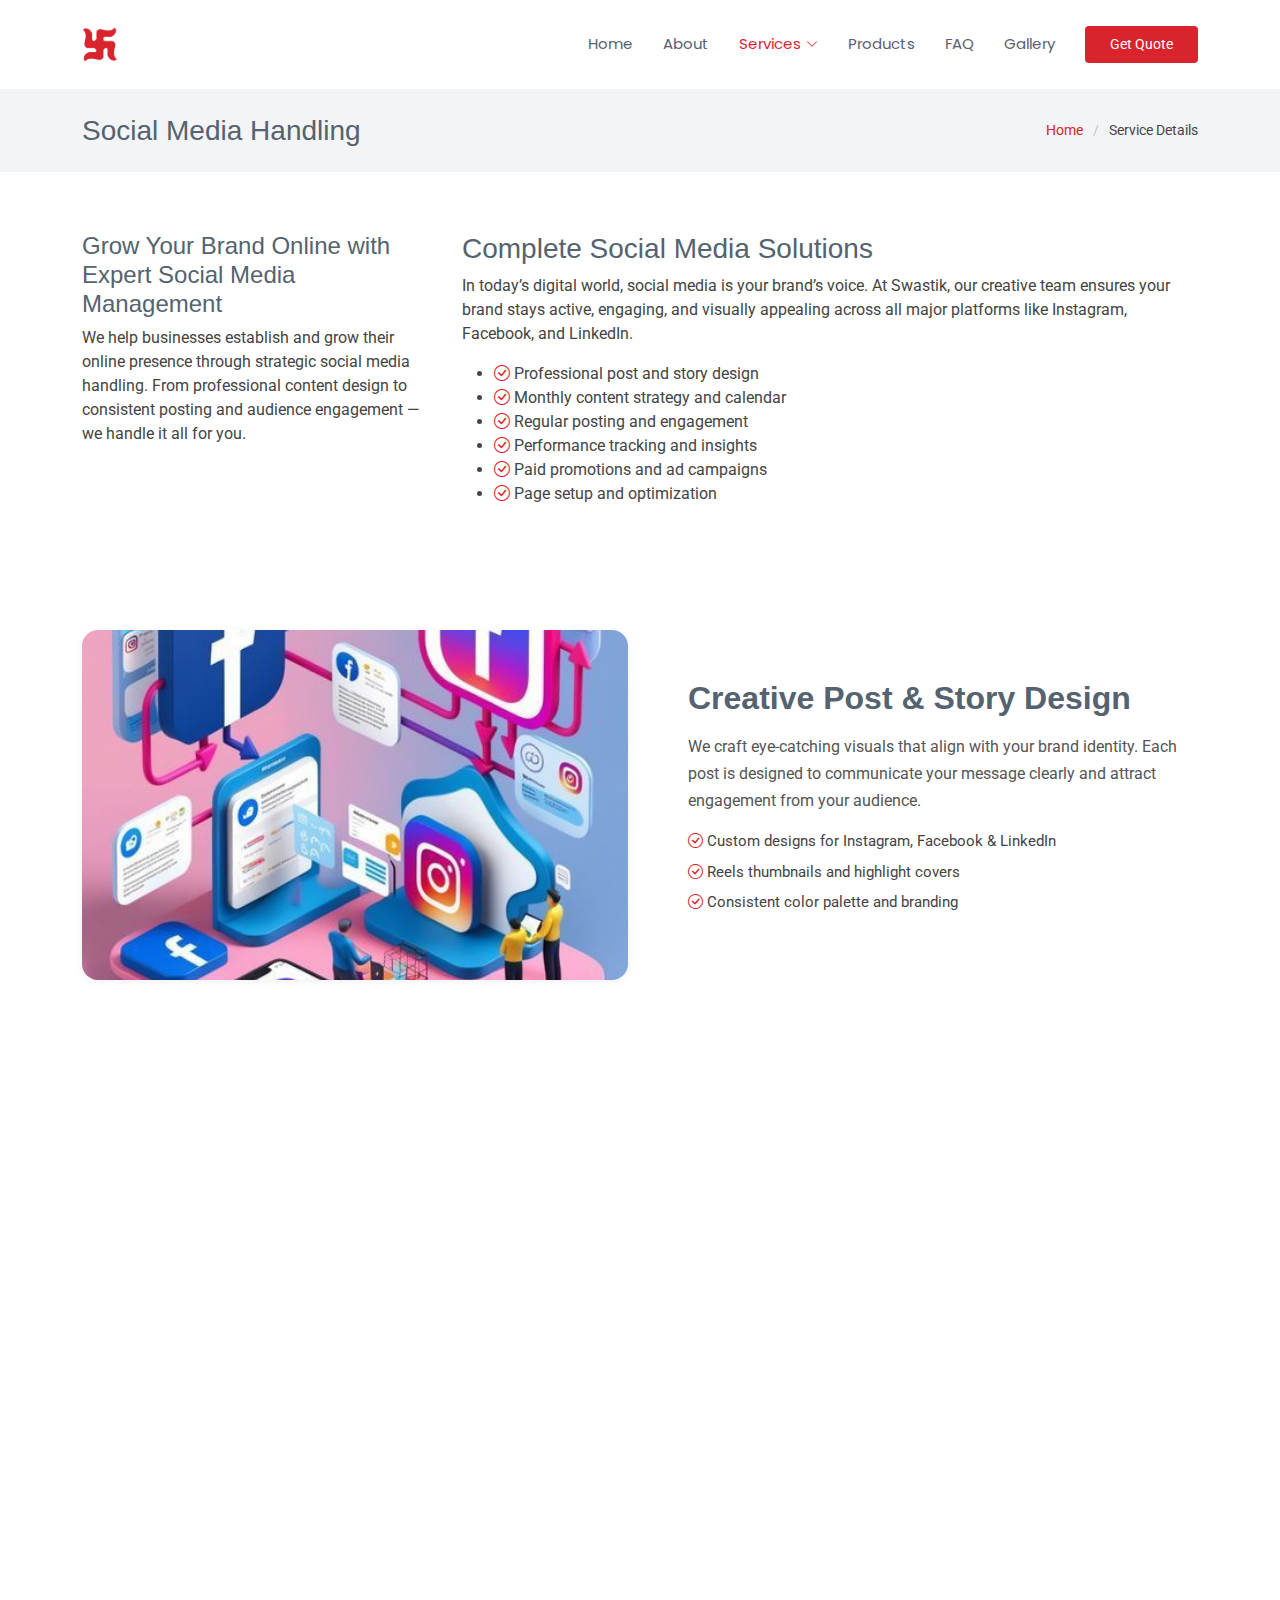
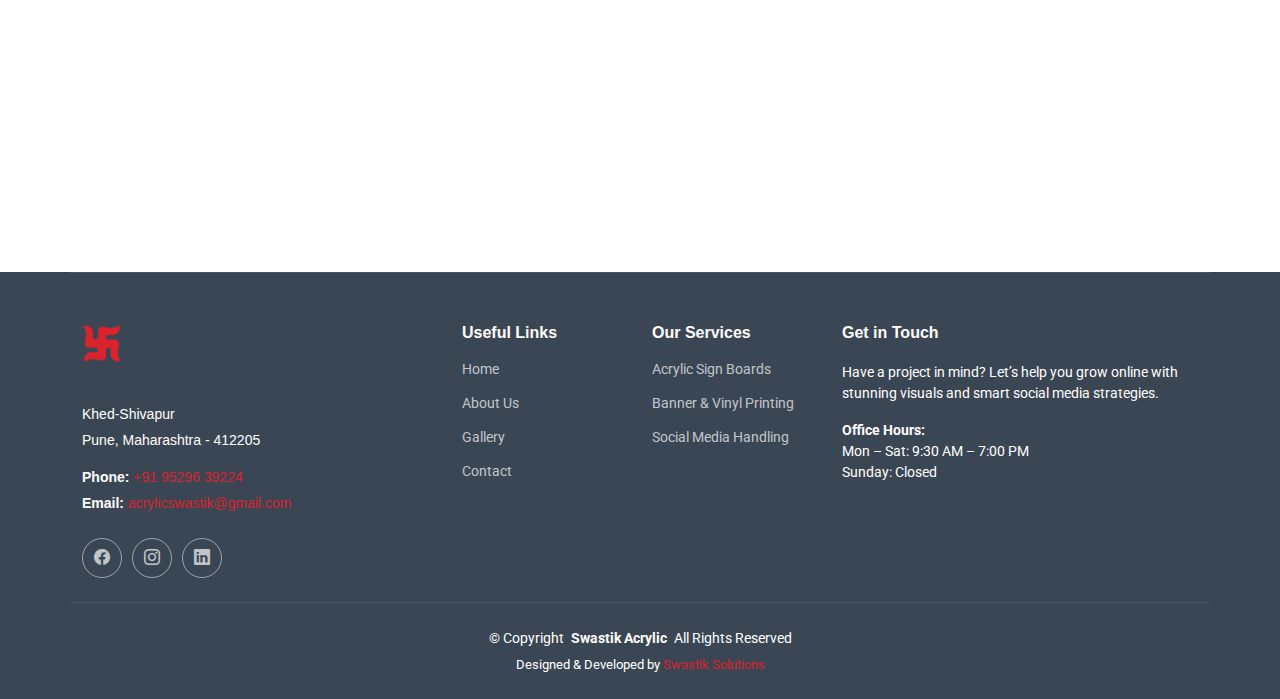
<file: socialmediahandling.html>
<!DOCTYPE html>
<html lang="en">

<head>
  <meta charset="utf-8">
  <meta content="width=device-width, initial-scale=1.0" name="viewport">
  <title>Social Media Handling | Swastik Acrylic Pune</title>
  <meta name="description"
    content="Swastik Acrylic Pune offers professional social media management services to help businesses grow online — from content creation and design to posting and marketing.">
  <meta name="keywords"
    content="social media handling pune, social media marketing pune, instagram management, facebook ads, content design, brand promotion, swastik acrylic">

  <!-- Favicons -->
  <link href="assets/img/favicon.png" rel="icon">
  <link href="assets/img/apple-touch-icon.png" rel="apple-touch-icon">

  <!-- Fonts -->
  <link href="https://fonts.googleapis.com" rel="preconnect">
  <link href="https://fonts.gstatic.com" rel="preconnect" crossorigin>
  <link
    href="https://fonts.googleapis.com/css2?family=Roboto:wght@400;500;700&family=Poppins:wght@400;600;700&display=swap"
    rel="stylesheet">

  <!-- Vendor CSS Files -->
  <link href="assets/vendor/bootstrap/css/bootstrap.min.css" rel="stylesheet">
  <link href="assets/vendor/bootstrap-icons/bootstrap-icons.css" rel="stylesheet">
  <link href="assets/vendor/aos/aos.css" rel="stylesheet">
  <link href="assets/vendor/glightbox/css/glightbox.min.css" rel="stylesheet">
  <link href="assets/vendor/swiper/swiper-bundle.min.css" rel="stylesheet">

  <!-- Main CSS File -->
  <link href="assets/css/main.css" rel="stylesheet">
</head>

<body class="service-details-page">

  <!-- Header -->
  <header id="header" class="header d-flex align-items-center sticky-top">
    <div class="container-fluid container-xl position-relative d-flex align-items-center">

      <a href="index.html" class="logo d-flex align-items-center me-auto">
        <img src="assets/img/r/logo.png" alt="Swastik Acrylic Logo">
      </a>

      <nav id="navmenu" class="navmenu">
        <ul>
          <li><a href="index.html">Home</a></li>
          <li><a href="about.html">About</a></li>
          <li class="dropdown"><a href="#" class="active"><span>Services</span>
              <i class="bi bi-chevron-down toggle-dropdown"></i></a>
            <ul>
              <li><a href="Acrylic.html">Acrylic Sign Boards</a></li>
              <li><a href="banner-printing.html">Banner & Vinyl Printing</a></li>
              <li><a href="social-media.html" class="active">Social Media Handling</a></li>
            </ul>
          </li>
          <li><a href="index.html#products">Products</a></li>
          <li><a href="index.html#faq">FAQ</a></li>
          <li><a href="gallery.html">Gallery</a></li>
        </ul>
        <i class="mobile-nav-toggle d-xl-none bi bi-list"></i>
      </nav>

      <a class="btn-getstarted" href="index.html#contact">Get Quote</a>
    </div>
  </header>

  <main class="main">

    <!-- Page Title -->
    <div class="page-title light-background">
      <div class="container d-lg-flex justify-content-between align-items-center">
        <h1 class="mb-2 mb-lg-0">Social Media Handling</h1>
        <nav class="breadcrumbs">
          <ol>
            <li><a href="index.html">Home</a></li>
            <li class="current">Service Details</li>
          </ol>
        </nav>
      </div>
    </div>
    <!-- /Page Title -->

    <!-- Intro Section -->
    <section id="service-details" class="service-details section">
      <div class="container">
        <div class="row gy-4">

          <!-- Sidebar -->
          <div class="col-lg-4" data-aos="fade-up" data-aos-delay="100">
            <h4>Grow Your Brand Online with Expert Social Media Management</h4>
            <p>We help businesses establish and grow their online presence through strategic social media handling.
              From professional content design to consistent posting and audience engagement — we handle it all for you.</p>
          </div>

          <!-- Main Content -->
          <div class="col-lg-8" data-aos="fade-up" data-aos-delay="200">
            <h3>Complete Social Media Solutions</h3>
            <p>
              In today’s digital world, social media is your brand’s voice. At Swastik, our creative team ensures your brand
              stays active, engaging, and visually appealing across all major platforms like Instagram, Facebook, and LinkedIn.
            </p>
            <ul>
              <li><i class="bi bi-check-circle"></i> Professional post and story design</li>
              <li><i class="bi bi-check-circle"></i> Monthly content strategy and calendar</li>
              <li><i class="bi bi-check-circle"></i> Regular posting and engagement</li>
              <li><i class="bi bi-check-circle"></i> Performance tracking and insights</li>
              <li><i class="bi bi-check-circle"></i> Paid promotions and ad campaigns</li>
              <li><i class="bi bi-check-circle"></i> Page setup and optimization</li>
            </ul>
          </div>
        </div>
      </div>
    </section>

    <!-- Services Breakdown -->
    <section id="social-services" class="products py-5">
      <div class="container">

        <!-- Content Design -->
        <div class="row align-items-center mb-5" data-aos="fade-up">
          <div class="col-lg-6">
            <img src="assets/img/r/social.jpg" alt="Social Media Content Design" class="img-fluid rounded-4 shadow-sm">
          </div>
          <div class="col-lg-6 ps-lg-5 mt-4 mt-lg-0">
            <h2>Creative Post & Story Design</h2>
            <p>
              We craft eye-catching visuals that align with your brand identity. Each post is designed to communicate your message
              clearly and attract engagement from your audience.
            </p>
            <ul>
              <li><i class="bi bi-check-circle"></i> Custom designs for Instagram, Facebook & LinkedIn</li>
              <li><i class="bi bi-check-circle"></i> Reels thumbnails and highlight covers</li>
              <li><i class="bi bi-check-circle"></i> Consistent color palette and branding</li>
            </ul>
          </div>
        </div>

        <!-- Content Management -->
        <div class="row align-items-center flex-lg-row-reverse mb-5" data-aos="fade-up">
          <div class="col-lg-6">
            <img src="assets/img/r/socialm.jpg" alt="Social Media Management" class="img-fluid rounded-4 shadow-sm">
          </div>
          <div class="col-lg-6 pe-lg-5 mt-4 mt-lg-0">
            <h2>Page Management & Posting</h2>
            <p>
              We handle your brand’s daily social media activities — posting, scheduling, and maintaining audience interaction
              — to ensure your business stays visible and consistent online.
            </p>
            <ul>
              <li><i class="bi bi-check-circle"></i> Weekly posting schedule</li>
              <li><i class="bi bi-check-circle"></i> Hashtag research and caption writing</li>
              <li><i class="bi bi-check-circle"></i> Real-time performance tracking</li>
            </ul>
          </div>
        </div>

        <!-- Advertising -->
        <div class="row align-items-center mb-5" data-aos="fade-up">
          <div class="col-lg-6">
            <img src="assets/img/r/ad.jpg" alt="Social Media Advertising" class="img-fluid rounded-4 shadow-sm">
          </div>
          <div class="col-lg-6 ps-lg-5 mt-4 mt-lg-0">
            <h2>Ad Campaigns & Brand Growth</h2>
            <p>
              Expand your reach with professionally managed ad campaigns. We help you run targeted ads to attract genuine followers,
              boost sales, and increase brand visibility.
            </p>
            <ul>
              <li><i class="bi bi-check-circle"></i> Facebook and Instagram paid ads</li>
              <li><i class="bi bi-check-circle"></i> Audience targeting and budgeting</li>
              <li><i class="bi bi-check-circle"></i> Monthly analytics report</li>
            </ul>
            <a href="https://wa.me/919022554491?text=Hi%2C%20I%27m%20interested%20in%20Social%20Media%20Handling%20Services."
               class="btn btn-whatsapp mt-3" target="_blank">
              <i class="bi bi-whatsapp"></i> Enquire on WhatsApp
            </a>
          </div>
        </div>

      </div>
    </section>

  </main>

  <!-- Footer -->
  <footer id="footer" class="footer dark-background">
    <div class="container footer-top">
      <div class="row gy-4">
        <div class="col-lg-4 col-md-6 footer-about">
          <a href="index.html" class="logo d-flex align-items-center">
            <img src="assets/img/r/logo.png" alt="">
          </a>
          <div class="footer-contact pt-3">
            <p>Khed-Shivapur</p>
            <p>Pune, Maharashtra - 412205</p>
            <p class="mt-3"><strong>Phone:</strong> <a href="tel:+919529639224">+91 95296 39224</a></p>
            <p><strong>Email:</strong> <a href="mailto:acrylicswastik@gmail.com">acrylicswastik@gmail.com</a></p>
          </div>
          <div class="social-links d-flex mt-4">
            <a href="#"><i class="bi bi-facebook"></i></a>
            <a href="#"><i class="bi bi-instagram"></i></a>
            <a href="#"><i class="bi bi-linkedin"></i></a>
          </div>
        </div>

        <div class="col-lg-2 col-md-3 footer-links">
          <h4>Useful Links</h4>
          <ul>
            <li><a href="index.html">Home</a></li>
            <li><a href="about.html">About Us</a></li>
            <li><a href="gallery.html">Gallery</a></li>
            <li><a href="contact.html">Contact</a></li>
          </ul>
        </div>

        <div class="col-lg-2 col-md-3 footer-links">
          <h4>Our Services</h4>
          <ul>
            <li><a href="Acrylic.html">Acrylic Sign Boards</a></li>
            <li><a href="banner-printing.html">Banner & Vinyl Printing</a></li>
            <li><a href="social-media.html">Social Media Handling</a></li>
          </ul>
        </div>

        <div class="col-lg-4 col-md-12 footer-newsletter">
          <h4>Get in Touch</h4>
          <p>Have a project in mind? Let’s help you grow online with stunning visuals and smart social media strategies.</p>
          <ul class="list-unstyled">
            <li><strong>Office Hours:</strong></li>
            <li>Mon – Sat: 9:30 AM – 7:00 PM</li>
            <li>Sunday: Closed</li>
          </ul>
        </div>
      </div>
    </div>

    <div class="container copyright text-center mt-4">
      <p>© <span>Copyright</span> <strong class="px-1 sitename">Swastik Acrylic</strong> <span>All Rights Reserved</span></p>
      <div class="credits">
        Designed & Developed by <a href="#">Swastik Solutions</a>
      </div>
    </div>
  </footer>

  <!-- Scroll Top -->
  <a href="#" id="scroll-top" class="scroll-top d-flex align-items-center justify-content-center"><i
      class="bi bi-arrow-up-short"></i></a>

  <!-- Preloader -->
  <div id="preloader"></div>

  <!-- Vendor JS -->
  <script src="assets/vendor/bootstrap/js/bootstrap.bundle.min.js"></script>
  <script src="assets/vendor/aos/aos.js"></script>
  <script src="assets/vendor/glightbox/js/glightbox.min.js"></script>
  <script src="assets/vendor/swiper/swiper-bundle.min.js"></script>
  <script src="assets/vendor/imagesloaded/imagesloaded.pkgd.min.js"></script>
  <script src="assets/vendor/isotope-layout/isotope.pkgd.min.js"></script>
  <script src="assets/vendor/purecounter/purecounter_vanilla.js"></script>
  <script src="assets/vendor/waypoints/noframework.waypoints.js"></script>

  <script src="assets/js/main.js"></script>
</body>

</html>
</file>
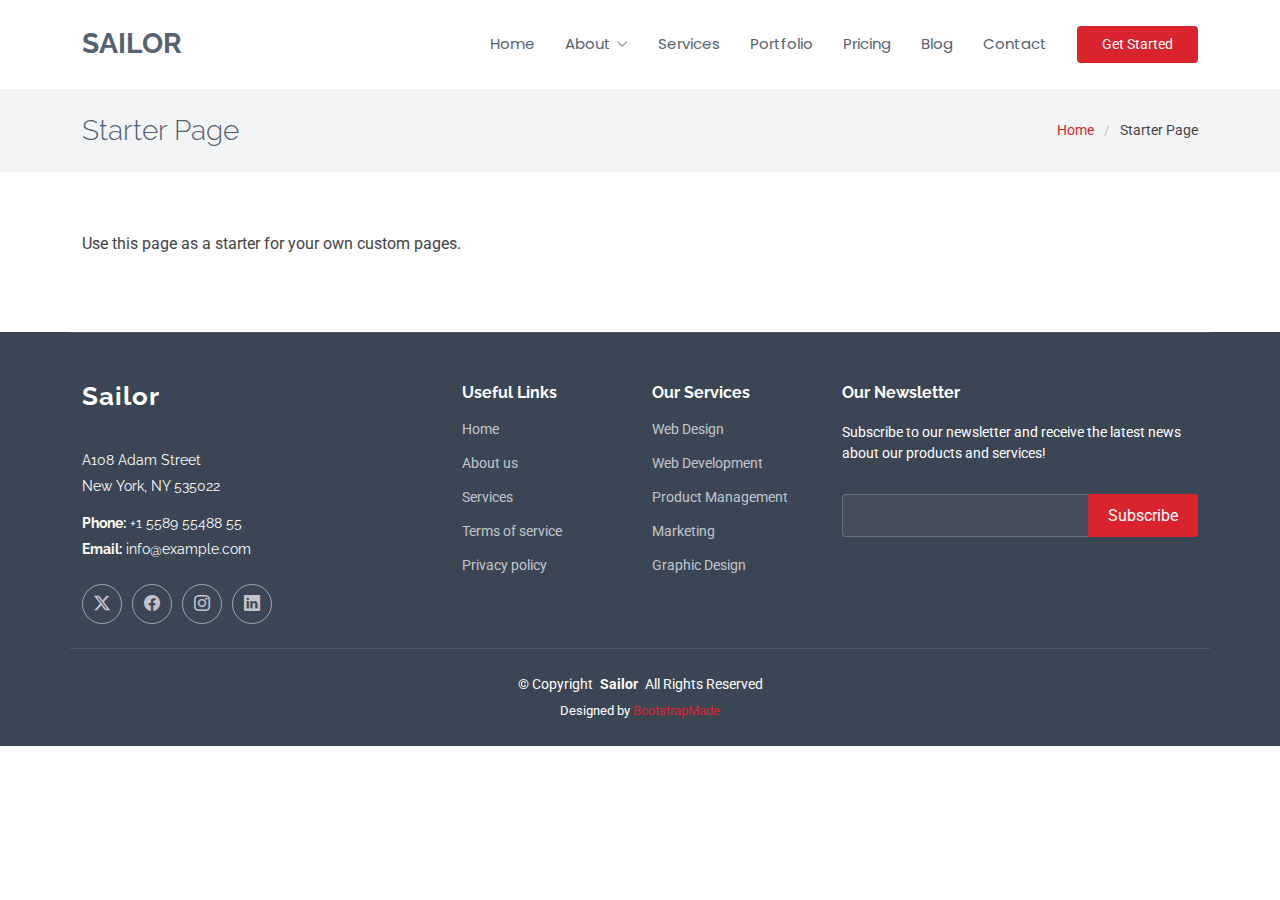
<file: starter-page.html>
<!DOCTYPE html>
<html lang="en">

<head>
  <meta charset="utf-8">
  <meta content="width=device-width, initial-scale=1.0" name="viewport">
  <title>Starter Page - Sailor Bootstrap Template</title>
  <meta name="description" content="">
  <meta name="keywords" content="">

  <!-- Favicons -->
  <link href="assets/img/favicon.png" rel="icon">
  <link href="assets/img/apple-touch-icon.png" rel="apple-touch-icon">

  <!-- Fonts -->
  <link href="https://fonts.googleapis.com" rel="preconnect">
  <link href="https://fonts.gstatic.com" rel="preconnect" crossorigin>
  <link href="https://fonts.googleapis.com/css2?family=Roboto:ital,wght@0,100;0,300;0,400;0,500;0,700;0,900;1,100;1,300;1,400;1,500;1,700;1,900&family=Poppins:ital,wght@0,100;0,200;0,300;0,400;0,500;0,600;0,700;0,800;0,900;1,100;1,200;1,300;1,400;1,500;1,600;1,700;1,800;1,900&family=Raleway:ital,wght@0,100;0,200;0,300;0,400;0,500;0,600;0,700;0,800;0,900;1,100;1,200;1,300;1,400;1,500;1,600;1,700;1,800;1,900&display=swap" rel="stylesheet">

  <!-- Vendor CSS Files -->
  <link href="assets/vendor/bootstrap/css/bootstrap.min.css" rel="stylesheet">
  <link href="assets/vendor/bootstrap-icons/bootstrap-icons.css" rel="stylesheet">
  <link href="assets/vendor/aos/aos.css" rel="stylesheet">
  <link href="assets/vendor/glightbox/css/glightbox.min.css" rel="stylesheet">
  <link href="assets/vendor/swiper/swiper-bundle.min.css" rel="stylesheet">

  <!-- Main CSS File -->
  <link href="assets/css/main.css" rel="stylesheet">

  <!-- =======================================================
  * Template Name: Sailor
  * Template URL: https://bootstrapmade.com/sailor-free-bootstrap-theme/
  * Updated: Aug 07 2024 with Bootstrap v5.3.3
  * Author: BootstrapMade.com
  * License: https://bootstrapmade.com/license/
  ======================================================== -->
</head>

<body class="starter-page-page">

  <header id="header" class="header d-flex align-items-center sticky-top">
    <div class="container-fluid container-xl position-relative d-flex align-items-center">

      <a href="index.html" class="logo d-flex align-items-center me-auto">
        <!-- Uncomment the line below if you also wish to use an image logo -->
        <!-- <img src="assets/img/logo.png" alt=""> -->
        <h1 class="sitename">Sailor</h1>
      </a>

      <nav id="navmenu" class="navmenu">
        <ul>
          <li><a href="#hero">Home</a></li>
          <li class="dropdown"><a href="about.html"><span>About</span> <i class="bi bi-chevron-down toggle-dropdown"></i></a>
            <ul>
              <li><a href="team.html">Team</a></li>
              <li><a href="testimonials.html">Testimonials</a></li>
              <li class="dropdown"><a href="#"><span>Deep Dropdown</span> <i class="bi bi-chevron-down toggle-dropdown"></i></a>
                <ul>
                  <li><a href="#">Deep Dropdown 1</a></li>
                  <li><a href="#">Deep Dropdown 2</a></li>
                  <li><a href="#">Deep Dropdown 3</a></li>
                  <li><a href="#">Deep Dropdown 4</a></li>
                  <li><a href="#">Deep Dropdown 5</a></li>
                </ul>
              </li>
            </ul>
          </li>
          <li><a href="services.html">Services</a></li>
          <li><a href="portfolio.html">Portfolio</a></li>
          <li><a href="pricing.html">Pricing</a></li>
          <li><a href="blog.html">Blog</a></li>
          <li><a href="contact.html">Contact</a></li>
        </ul>
        <i class="mobile-nav-toggle d-xl-none bi bi-list"></i>
      </nav>

      <a class="btn-getstarted" href="about.html">Get Started</a>

    </div>
  </header>

  <main class="main">

    <!-- Page Title -->
    <div class="page-title light-background">
      <div class="container d-lg-flex justify-content-between align-items-center">
        <h1 class="mb-2 mb-lg-0">Starter Page</h1>
        <nav class="breadcrumbs">
          <ol>
            <li><a href="index.html">Home</a></li>
            <li class="current">Starter Page</li>
          </ol>
        </nav>
      </div>
    </div><!-- End Page Title -->

    <!-- Starter Section Section -->
    <section id="starter-section" class="starter-section section">

      <div class="container" data-aos="fade-up">
        <p>Use this page as a starter for your own custom pages.</p>
      </div>

    </section><!-- /Starter Section Section -->

  </main>

  <footer id="footer" class="footer dark-background">

    <div class="container footer-top">
      <div class="row gy-4">
        <div class="col-lg-4 col-md-6 footer-about">
          <a href="index.html" class="logo d-flex align-items-center">
            <span class="sitename">Sailor</span>
          </a>
          <div class="footer-contact pt-3">
            <p>A108 Adam Street</p>
            <p>New York, NY 535022</p>
            <p class="mt-3"><strong>Phone:</strong> <span>+1 5589 55488 55</span></p>
            <p><strong>Email:</strong> <span>info@example.com</span></p>
          </div>
          <div class="social-links d-flex mt-4">
            <a href=""><i class="bi bi-twitter-x"></i></a>
            <a href=""><i class="bi bi-facebook"></i></a>
            <a href=""><i class="bi bi-instagram"></i></a>
            <a href=""><i class="bi bi-linkedin"></i></a>
          </div>
        </div>

        <div class="col-lg-2 col-md-3 footer-links">
          <h4>Useful Links</h4>
          <ul>
            <li><a href="#">Home</a></li>
            <li><a href="#">About us</a></li>
            <li><a href="#">Services</a></li>
            <li><a href="#">Terms of service</a></li>
            <li><a href="#">Privacy policy</a></li>
          </ul>
        </div>

        <div class="col-lg-2 col-md-3 footer-links">
          <h4>Our Services</h4>
          <ul>
            <li><a href="#">Web Design</a></li>
            <li><a href="#">Web Development</a></li>
            <li><a href="#">Product Management</a></li>
            <li><a href="#">Marketing</a></li>
            <li><a href="#">Graphic Design</a></li>
          </ul>
        </div>

        <div class="col-lg-4 col-md-12 footer-newsletter">
          <h4>Our Newsletter</h4>
          <p>Subscribe to our newsletter and receive the latest news about our products and services!</p>
          <form action="forms/newsletter.php" method="post" class="php-email-form">
            <div class="newsletter-form"><input type="email" name="email"><input type="submit" value="Subscribe"></div>
            <div class="loading">Loading</div>
            <div class="error-message"></div>
            <div class="sent-message">Your subscription request has been sent. Thank you!</div>
          </form>
        </div>

      </div>
    </div>

    <div class="container copyright text-center mt-4">
      <p>© <span>Copyright</span> <strong class="px-1 sitename">Sailor</strong> <span>All Rights Reserved</span></p>
      <div class="credits">
        <!-- All the links in the footer should remain intact. -->
        <!-- You can delete the links only if you've purchased the pro version. -->
        <!-- Licensing information: https://bootstrapmade.com/license/ -->
        <!-- Purchase the pro version with working PHP/AJAX contact form: [buy-url] -->
        Designed by <a href="https://bootstrapmade.com/">BootstrapMade</a>
      </div>
    </div>

  </footer>

  <!-- Scroll Top -->
  <a href="#" id="scroll-top" class="scroll-top d-flex align-items-center justify-content-center"><i class="bi bi-arrow-up-short"></i></a>

  <!-- Preloader -->
  <div id="preloader"></div>

  <!-- Vendor JS Files -->
  <script src="assets/vendor/bootstrap/js/bootstrap.bundle.min.js"></script>
  <script src="assets/vendor/php-email-form/validate.js"></script>
  <script src="assets/vendor/aos/aos.js"></script>
  <script src="assets/vendor/glightbox/js/glightbox.min.js"></script>
  <script src="assets/vendor/imagesloaded/imagesloaded.pkgd.min.js"></script>
  <script src="assets/vendor/isotope-layout/isotope.pkgd.min.js"></script>
  <script src="assets/vendor/purecounter/purecounter_vanilla.js"></script>
  <script src="assets/vendor/waypoints/noframework.waypoints.js"></script>
  <script src="assets/vendor/swiper/swiper-bundle.min.js"></script>

  <!-- Main JS File -->
  <script src="assets/js/main.js"></script>

</body>

</html>
</file>
<file: assets/css/main.css>
/**
* Template Name: Sailor
* Template URL: https://bootstrapmade.com/sailor-free-bootstrap-theme/
* Updated: Aug 07 2024 with Bootstrap v5.3.3
* Author: BootstrapMade.com
* License: https://bootstrapmade.com/license/
*/

/*--------------------------------------------------------------
# Font & Color Variables
# Help: https://bootstrapmade.com/color-system/
--------------------------------------------------------------*/
/* Fonts */
:root {
  --default-font: "Roboto",  system-ui, -apple-system, "Segoe UI", Roboto, "Helvetica Neue", Arial, "Noto Sans", "Liberation Sans", sans-serif, "Apple Color Emoji", "Segoe UI Emoji", "Segoe UI Symbol", "Noto Color Emoji";
  --heading-font: "Raleway",  sans-serif;
  --nav-font: "Poppins",  sans-serif;
}

/* Global Colors - The following color variables are used throughout the website. Updating them here will change the color scheme of the entire website */
:root { 
  --background-color: #ffffff; /* Background color for the entire website, including individual sections */
  --default-color: #444444; /* Default color used for the majority of the text content across the entire website */
  --heading-color: #556270; /* Color for headings, subheadings and title throughout the website */
  --accent-color: #d9232d; /* Accent color that represents your brand on the website. It's used for buttons, links, and other elements that need to stand out */
  --surface-color: #ffffff; /* The surface color is used as a background of boxed elements within sections, such as cards, icon boxes, or other elements that require a visual separation from the global background. */
  --contrast-color: #ffffff; /* Contrast color for text, ensuring readability against backgrounds of accent, heading, or default colors. */
}

/* Nav Menu Colors - The following color variables are used specifically for the navigation menu. They are separate from the global colors to allow for more customization options */
:root {
  --nav-color: #556270;  /* The default color of the main navmenu links */
  --nav-hover-color: #d9232d; /* Applied to main navmenu links when they are hovered over or active */
  --nav-mobile-background-color: #ffffff; /* Used as the background color for mobile navigation menu */
  --nav-dropdown-background-color: #ffffff; /* Used as the background color for dropdown items that appear when hovering over primary navigation items */
  --nav-dropdown-color: #556270; /* Used for navigation links of the dropdown items in the navigation menu. */
  --nav-dropdown-hover-color: #d9232d; /* Similar to --nav-hover-color, this color is applied to dropdown navigation links when they are hovered over. */
}

/* Color Presets - These classes override global colors when applied to any section or element, providing reuse of the sam color scheme. */

.light-background {
  --background-color: #f2f4f6;
  --surface-color: #ffffff;
}

.dark-background {
  --background-color: #3b4654;
  --default-color: #ffffff;
  --heading-color: #ffffff;
  --surface-color: #444e5b;
  --contrast-color: #ffffff;
}

/* Smooth scroll */
:root {
  scroll-behavior: smooth;
}

/*--------------------------------------------------------------
# General Styling & Shared Classes
--------------------------------------------------------------*/
body {
  color: var(--default-color);
  background-color: var(--background-color);
  font-family: var(--default-font);
}

a {
  color: var(--accent-color);
  text-decoration: none;
  transition: 0.3s;
}

a:hover {
  color: color-mix(in srgb, var(--accent-color), transparent 25%);
  text-decoration: none;
}

h1,
h2,
h3,
h4,
h5,
h6 {
  color: var(--heading-color);
  font-family: var(--heading-font);
}

/* PHP Email Form Messages
------------------------------*/
.php-email-form .error-message {
  display: none;
  background: #df1529;
  color: #ffffff;
  text-align: left;
  padding: 15px;
  margin-bottom: 24px;
  font-weight: 600;
}

.php-email-form .sent-message {
  display: none;
  color: #ffffff;
  background: #059652;
  text-align: center;
  padding: 15px;
  margin-bottom: 24px;
  font-weight: 600;
}

.php-email-form .loading {
  display: none;
  background: var(--surface-color);
  text-align: center;
  padding: 15px;
  margin-bottom: 24px;
}

.php-email-form .loading:before {
  content: "";
  display: inline-block;
  border-radius: 50%;
  width: 24px;
  height: 24px;
  margin: 0 10px -6px 0;
  border: 3px solid var(--accent-color);
  border-top-color: var(--surface-color);
  animation: php-email-form-loading 1s linear infinite;
}

@keyframes php-email-form-loading {
  0% {
    transform: rotate(0deg);
  }

  100% {
    transform: rotate(360deg);
  }
}

/*--------------------------------------------------------------
# Global Header
--------------------------------------------------------------*/
.header {
  color: var(--default-color);
  background-color: var(--background-color);
  padding: 15px 0;
  transition: all 0.5s;
  z-index: 997;
}

.header .logo {
  line-height: 1;
}

.header .logo img {
  max-height: 36px;
  margin-right: 8px;
}

.header .logo h1 {
  font-size: 28px;
  margin: 0;
  font-weight: 700;
  color: var(--heading-color);
  text-transform: uppercase;
}

.header .btn-getstarted,
.header .btn-getstarted:focus {
  color: var(--contrast-color);
  background: var(--accent-color);
  font-size: 14px;
  padding: 8px 25px;
  margin: 0 0 0 30px;
  border-radius: 4px;
  transition: 0.3s;
}

.header .btn-getstarted:hover,
.header .btn-getstarted:focus:hover {
  color: var(--contrast-color);
  background: color-mix(in srgb, var(--accent-color), transparent 15%);
}

@media (max-width: 1200px) {
  .header .logo {
    order: 1;
  }

  .header .btn-getstarted {
    order: 2;
    margin: 0 15px 0 0;
    padding: 6px 15px;
  }

  .header .navmenu {
    order: 3;
  }
}

.scrolled .header {
  box-shadow: 0px 0 18px rgba(0, 0, 0, 0.1);
}

/*--------------------------------------------------------------
# Navigation Menu
--------------------------------------------------------------*/
/* Navmenu - Desktop */
@media (min-width: 1200px) {
  .navmenu {
    padding: 0;
  }

  .navmenu ul {
    margin: 0;
    padding: 0;
    display: flex;
    list-style: none;
    align-items: center;
  }

  .navmenu li {
    position: relative;
  }

  .navmenu a,
  .navmenu a:focus {
    color: var(--nav-color);
    padding: 18px 15px;
    font-size: 15px;
    font-family: var(--nav-font);
    font-weight: 400;
    display: flex;
    align-items: center;
    justify-content: space-between;
    white-space: nowrap;
    transition: 0.3s;
  }

  .navmenu a i,
  .navmenu a:focus i {
    font-size: 12px;
    line-height: 0;
    margin-left: 5px;
    transition: 0.3s;
  }

  .navmenu li:last-child a {
    padding-right: 0;
  }

  .navmenu li:hover>a,
  .navmenu .active,
  .navmenu .active:focus {
    color: var(--nav-hover-color);
  }

  .navmenu .dropdown ul {
    margin: 0;
    padding: 10px 0;
    background: var(--nav-dropdown-background-color);
    display: block;
    position: absolute;
    visibility: hidden;
    left: 14px;
    top: 130%;
    opacity: 0;
    transition: 0.3s;
    border-radius: 4px;
    z-index: 99;
    box-shadow: 0px 0px 30px rgba(0, 0, 0, 0.1);
  }

  .navmenu .dropdown ul li {
    min-width: 200px;
  }

  .navmenu .dropdown ul a {
    padding: 10px 20px;
    font-size: 15px;
    text-transform: none;
    color: var(--nav-dropdown-color);
  }

  .navmenu .dropdown ul a i {
    font-size: 12px;
  }

  .navmenu .dropdown ul a:hover,
  .navmenu .dropdown ul .active:hover,
  .navmenu .dropdown ul li:hover>a {
    color: var(--nav-dropdown-hover-color);
  }

  .navmenu .dropdown:hover>ul {
    opacity: 1;
    top: 100%;
    visibility: visible;
  }

  .navmenu .dropdown .dropdown ul {
    top: 0;
    left: -90%;
    visibility: hidden;
  }

  .navmenu .dropdown .dropdown:hover>ul {
    opacity: 1;
    top: 0;
    left: -100%;
    visibility: visible;
  }
}

/* Navmenu - Mobile */
@media (max-width: 1199px) {
  .mobile-nav-toggle {
    color: var(--nav-color);
    font-size: 28px;
    line-height: 0;
    margin-right: 10px;
    cursor: pointer;
    transition: color 0.3s;
  }

  .navmenu {
    padding: 0;
    z-index: 9997;
  }

  .navmenu ul {
    display: none;
    list-style: none;
    position: absolute;
    inset: 60px 20px 20px 20px;
    padding: 10px 0;
    margin: 0;
    border-radius: 6px;
    background-color: var(--nav-mobile-background-color);
    overflow-y: auto;
    transition: 0.3s;
    z-index: 9998;
    box-shadow: 0px 0px 30px rgba(0, 0, 0, 0.1);
  }

  .navmenu a,
  .navmenu a:focus {
    color: var(--nav-dropdown-color);
    padding: 10px 20px;
    font-family: var(--nav-font);
    font-size: 17px;
    font-weight: 500;
    display: flex;
    align-items: center;
    justify-content: space-between;
    white-space: nowrap;
    transition: 0.3s;
  }

  .navmenu a i,
  .navmenu a:focus i {
    font-size: 12px;
    line-height: 0;
    margin-left: 5px;
    width: 30px;
    height: 30px;
    display: flex;
    align-items: center;
    justify-content: center;
    border-radius: 50%;
    transition: 0.3s;
    background-color: color-mix(in srgb, var(--accent-color), transparent 90%);
  }

  .navmenu a i:hover,
  .navmenu a:focus i:hover {
    background-color: var(--accent-color);
    color: var(--contrast-color);
  }

  .navmenu a:hover,
  .navmenu .active,
  .navmenu .active:focus {
    color: var(--nav-dropdown-hover-color);
  }

  .navmenu .active i,
  .navmenu .active:focus i {
    background-color: var(--accent-color);
    color: var(--contrast-color);
    transform: rotate(180deg);
  }

  .navmenu .dropdown ul {
    position: static;
    display: none;
    z-index: 99;
    padding: 10px 0;
    margin: 10px 20px;
    background-color: var(--nav-dropdown-background-color);
    border: 1px solid color-mix(in srgb, var(--default-color), transparent 90%);
    box-shadow: none;
    transition: all 0.5s ease-in-out;
  }

  .navmenu .dropdown ul ul {
    background-color: rgba(33, 37, 41, 0.1);
  }

  .navmenu .dropdown>.dropdown-active {
    display: block;
    background-color: rgba(33, 37, 41, 0.03);
  }

  .mobile-nav-active {
    overflow: hidden;
  }

  .mobile-nav-active .mobile-nav-toggle {
    color: #fff;
    position: absolute;
    font-size: 32px;
    top: 15px;
    right: 15px;
    margin-right: 0;
    z-index: 9999;
  }

  .mobile-nav-active .navmenu {
    position: fixed;
    overflow: hidden;
    inset: 0;
    background: rgba(33, 37, 41, 0.8);
    transition: 0.3s;
  }

  .mobile-nav-active .navmenu>ul {
    display: block;
  }
}

/*--------------------------------------------------------------
# Global Footer
--------------------------------------------------------------*/
.footer {
  color: var(--default-color);
  background-color: var(--background-color);
  font-size: 14px;
  position: relative;
}

.footer .footer-top {
  padding-top: 50px;
  border-top: 1px solid color-mix(in srgb, var(--default-color), transparent 90%);
}

.footer .footer-about .logo {
  line-height: 1;
  margin-bottom: 25px;
}

.footer .footer-about .logo img {
  max-height: 40px;
  margin-right: 6px;
}

.footer .footer-about .logo span {
  font-size: 26px;
  font-weight: 700;
  letter-spacing: 1px;
  font-family: var(--heading-font);
  color: var(--heading-color);
}

.footer .footer-about p {
  font-size: 14px;
  font-family: var(--heading-font);
}

.footer .social-links a {
  display: flex;
  align-items: center;
  justify-content: center;
  width: 40px;
  height: 40px;
  border-radius: 50%;
  border: 1px solid color-mix(in srgb, var(--default-color), transparent 50%);
  font-size: 16px;
  color: color-mix(in srgb, var(--default-color), transparent 30%);
  margin-right: 10px;
  transition: 0.3s;
}

.footer .social-links a:hover {
  color: var(--accent-color);
  border-color: var(--accent-color);
}

.footer h4 {
  font-size: 16px;
  font-weight: bold;
  position: relative;
  padding-bottom: 12px;
}

.footer .footer-links {
  margin-bottom: 30px;
}

.footer .footer-links ul {
  list-style: none;
  padding: 0;
  margin: 0;
}

.footer .footer-links ul i {
  padding-right: 2px;
  font-size: 12px;
  line-height: 0;
}

.footer .footer-links ul li {
  padding: 10px 0;
  display: flex;
  align-items: center;
}

.footer .footer-links ul li:first-child {
  padding-top: 0;
}

.footer .footer-links ul a {
  color: color-mix(in srgb, var(--default-color), transparent 30%);
  display: inline-block;
  line-height: 1;
}

.footer .footer-links ul a:hover {
  color: var(--accent-color);
}

.footer .footer-contact p {
  margin-bottom: 5px;
}

.footer .footer-newsletter .newsletter-form {
  margin-top: 30px;
  margin-bottom: 15px;
  padding: 6px 8px;
  position: relative;
  border-radius: 4px;
  border: 1px solid color-mix(in srgb, var(--default-color), transparent 80%);
  display: flex;
  background-color: var(--surface-color);
  transition: 0.3s;
}

.footer .footer-newsletter .newsletter-form:focus-within {
  border-color: var(--accent-color);
}

.footer .footer-newsletter .newsletter-form input[type=email] {
  border: 0;
  padding: 4px;
  width: 100%;
  background-color: var(--surface-color);
  color: var(--default-color);
}

.footer .footer-newsletter .newsletter-form input[type=email]:focus-visible {
  outline: none;
}

.footer .footer-newsletter .newsletter-form input[type=submit] {
  border: 0;
  font-size: 16px;
  padding: 0 20px;
  margin: -7px -9px -7px 0;
  background: var(--accent-color);
  color: var(--contrast-color);
  transition: 0.3s;
  border-radius: 0 4px 4px 0;
}

.footer .footer-newsletter .newsletter-form input[type=submit]:hover {
  background: color-mix(in srgb, var(--accent-color), transparent 20%);
}

.footer .copyright {
  padding: 25px 0;
  border-top: 1px solid color-mix(in srgb, var(--default-color), transparent 90%);
}

.footer .copyright p {
  margin-bottom: 0;
}

.footer .credits {
  margin-top: 6px;
  font-size: 13px;
}

/*--------------------------------------------------------------
# Preloader
--------------------------------------------------------------*/
#preloader {
  position: fixed;
  inset: 0;
  z-index: 999999;
  overflow: hidden;
  background: var(--background-color);
  transition: all 0.6s ease-out;
}

#preloader:before {
  content: "";
  position: fixed;
  top: calc(50% - 30px);
  left: calc(50% - 30px);
  border: 6px solid #ffffff;
  border-color: var(--accent-color) transparent var(--accent-color) transparent;
  border-radius: 50%;
  width: 60px;
  height: 60px;
  animation: animate-preloader 1.5s linear infinite;
}

@keyframes animate-preloader {
  0% {
    transform: rotate(0deg);
  }

  100% {
    transform: rotate(360deg);
  }
}

/*--------------------------------------------------------------
# Scroll Top Button
--------------------------------------------------------------*/
.scroll-top {
  position: fixed;
  visibility: hidden;
  opacity: 0;
  right: 15px;
  bottom: 15px;
  z-index: 99999;
  background-color: var(--accent-color);
  width: 40px;
  height: 40px;
  border-radius: 4px;
  transition: all 0.4s;
}

.scroll-top i {
  font-size: 24px;
  color: var(--contrast-color);
  line-height: 0;
}

.scroll-top:hover {
  background-color: color-mix(in srgb, var(--accent-color), transparent 20%);
  color: var(--contrast-color);
}

.scroll-top.active {
  visibility: visible;
  opacity: 1;
}

/*--------------------------------------------------------------
# Disable aos animation delay on mobile devices
--------------------------------------------------------------*/
@media screen and (max-width: 768px) {
  [data-aos-delay] {
    transition-delay: 0 !important;
  }
}

/*--------------------------------------------------------------
# Global Page Titles & Breadcrumbs
--------------------------------------------------------------*/
.page-title {
  color: var(--default-color);
  background-color: var(--background-color);
  padding: 25px 0;
  position: relative;
}

.page-title h1 {
  font-size: 28px;
  font-weight: 300;
}

.page-title .breadcrumbs ol {
  display: flex;
  flex-wrap: wrap;
  list-style: none;
  padding: 0;
  margin: 0;
  font-size: 14px;
  font-weight: 400;
}

.page-title .breadcrumbs ol li+li {
  padding-left: 10px;
}

.page-title .breadcrumbs ol li+li::before {
  content: "/";
  display: inline-block;
  padding-right: 10px;
  color: color-mix(in srgb, var(--default-color), transparent 70%);
}

/*--------------------------------------------------------------
# Global Sections
--------------------------------------------------------------*/
section,
.section {
  color: var(--default-color);
  background-color: var(--background-color);
  padding: 60px 0;
  scroll-margin-top: 90px;
  overflow: clip;
}

@media (max-width: 1199px) {

  section,
  .section {
    scroll-margin-top: 66px;
  }
}

/*--------------------------------------------------------------
# Global Section Titles
--------------------------------------------------------------*/
.section-title {
  padding-bottom: 60px;
  position: relative;
}

.section-title h2 {
  font-size: 14px;
  font-weight: 500;
  padding: 0;
  line-height: 1px;
  margin: 0;
  letter-spacing: 1.5px;
  text-transform: uppercase;
  color: color-mix(in srgb, var(--default-color), transparent 50%);
  position: relative;
}

.section-title h2::after {
  content: "";
  width: 120px;
  height: 1px;
  display: inline-block;
  background: var(--accent-color);
  margin: 4px 10px;
}

.section-title p {
  color: var(--heading-color);
  margin: 0;
  font-size: 28px;
  font-weight: 700;
  text-transform: uppercase;
  font-family: var(--heading-font);
}

/*--------------------------------------------------------------
# Hero Section
--------------------------------------------------------------*/
.hero {
  padding: 0;
}

.hero .carousel {
  width: 100%;
  min-height: calc(100vh - 90px);
  padding: 0;
  margin: 0;
  background-color: var(--background-color);
  position: relative;
}

@media (max-width: 1200px) {
  .hero .carousel {
    min-height: calc(100vh - 66px);
  }
}

.hero img {
  position: absolute;
  inset: 0;
  display: block;
  width: 100%;
  height: 100%;
  object-fit: cover;
  z-index: 1;
  
}

.hero .carousel-item {
  position: absolute;
  inset: 0;
  background-size: cover;
  background-position: center;
  background-repeat: no-repeat;
  overflow: hidden;
  text-align: center;
}

.hero .carousel-item:before {
  content: "";
  background: color-mix(in srgb, var(--background-color), transparent 30%);
  position: absolute;
  inset: 0;
  z-index: 2;
}

.hero .carousel-container {
  position: absolute;
  inset: 90px 64px 64px 64px;
  display: flex;
  justify-content: center;
  align-items: center;
  flex-direction: column;
  z-index: 3;
}

.hero h2 {
  margin-bottom: 30px;
  font-size: 48px;
  font-weight: 700;
  animation: fadeInDown 1s both;
}

@media (max-width: 768px) {
  .hero h2 {
    font-size: 30px;
  }
}

.hero p {
  animation: fadeInDown 1s both 0.2s;
}

@media (min-width: 1024px) {

  .hero h2,
  .hero p {
    max-width: 60%;
  }
}

.hero .btn-get-started {
  color: var(--contrast-color);
  background: var(--accent-color);
  font-family: var(--heading-font);
  font-weight: 500;
  font-size: 15px;
  letter-spacing: 1px;
  display: inline-block;
  padding: 8px 32px;
  border-radius: 4px;
  transition: 0.5s;
  margin: 10px;
  animation: fadeInUp 1s both 0.4s;
}

.hero .btn-get-started:hover {
  background: color-mix(in srgb, var(--accent-color), transparent 20%);
}

.hero .carousel-control-prev,
.hero .carousel-control-next {
  width: 10%;
  transition: 0.3s;
  opacity: 0.5;
}

.hero .carousel-control-prev:focus,
.hero .carousel-control-next:focus {
  opacity: 0.5;
}

.hero .carousel-control-prev:hover,
.hero .carousel-control-next:hover {
  opacity: 0.9;
}

@media (min-width: 1024px) {

  .hero .carousel-control-prev,
  .hero .carousel-control-next {
    width: 5%;
  }
}

.hero .carousel-control-next-icon,
.hero .carousel-control-prev-icon {
  font-size: 32px;
  line-height: 1;
}

.hero .carousel-indicators {
  list-style: none;
}

.hero .carousel-indicators li {
  cursor: pointer;
}

@keyframes fadeInUp {
  from {
    opacity: 0;
    transform: translate3d(0, 100%, 0);
  }

  to {
    opacity: 1;
    transform: translate3d(0, 0, 0);
  }
}

@keyframes fadeInDown {
  from {
    opacity: 0;
    transform: translate3d(0, -100%, 0);
  }

  to {
    opacity: 1;
    transform: translate3d(0, 0, 0);
  }
}

/*--------------------------------------------------------------
# About Section
--------------------------------------------------------------*/
.about ul {
  list-style: none;
  padding: 0;
}

.about ul li {
  padding-bottom: 5px;
  display: flex;
  align-items: center;
}

.about ul i {
  font-size: 20px;
  padding-right: 4px;
  color: var(--accent-color);
}

.about .read-more {
  background: var(--accent-color);
  color: var(--contrast-color);
  font-family: var(--heading-font);
  font-weight: 500;
  font-size: 16px;
  letter-spacing: 1px;
  padding: 10px 28px;
  border-radius: 5px;
  transition: 0.3s;
  display: inline-flex;
  align-items: center;
  justify-content: center;
}

.about .read-more i {
  font-size: 18px;
  margin-left: 5px;
  line-height: 0;
  transition: 0.3s;
}

.about .read-more:hover {
  background: color-mix(in srgb, var(--accent-color), transparent 20%);
}

.about .read-more:hover i {
  transform: translate(5px, 0);
}

/*--------------------------------------------------------------
# Clients Section
--------------------------------------------------------------*/
.clients {
  padding: 20px 0;
}

.clients .client-logo {
  display: flex;
  justify-content: center;
  align-items: center;
  overflow: hidden;
}

.clients .client-logo img {
  padding: 20px 40px;
  max-width: 90%;
  transition: 0.3s;
  opacity: 0.5;
  filter: grayscale(100);
}

.clients .client-logo img:hover {
  filter: none;
  opacity: 1;
}

@media (max-width: 640px) {
  .clients .client-logo img {
    padding: 20px;
  }
}

/*--------------------------------------------------------------
# Services Section
--------------------------------------------------------------*/
.services .service-item {
  background-color: var(--surface-color);
  padding: 30px;
  border: 1px solid color-mix(in srgb, var(--default-color), transparent 85%);
  transition: 0.3s;
}

.services .service-item .icon {
  font-size: 36px;
  line-height: 0;
  margin-right: 30px;
  color: var(--accent-color);
}

.services .service-item .title {
  font-weight: 700;
  margin-bottom: 15px;
  font-size: 20px;
}

.services .service-item .title a {
  color: var(--heading-color);
}

.services .service-item .description {
  line-height: 24px;
  font-size: 14px;
  margin: 0;
}

.services .service-item:hover {
  border-color: var(--accent-color);
}

.services .service-item:hover .title a {
  color: var(--accent-color);
}

/*--------------------------------------------------------------
# Portfolio Section
--------------------------------------------------------------*/
.portfolio .portfolio-filters {
  padding: 0;
  margin: 0 auto 20px auto;
  list-style: none;
  text-align: center;
}

.portfolio .portfolio-filters li {
  cursor: pointer;
  display: inline-block;
  padding: 8px 20px;
  margin: 0;
  font-size: 15px;
  font-weight: 500;
  line-height: 1;
  margin-bottom: 5px;
  border-radius: 4px;
  transition: all 0.3s ease-in-out;
  font-family: var(--heading-font);
}

.portfolio .portfolio-filters li:hover,
.portfolio .portfolio-filters li.filter-active {
  color: var(--contrast-color);
  background-color: var(--accent-color);
}

.portfolio .portfolio-filters li:first-child {
  margin-left: 0;
}

.portfolio .portfolio-filters li:last-child {
  margin-right: 0;
}

@media (max-width: 575px) {
  .portfolio .portfolio-filters li {
    font-size: 14px;
    margin: 0 0 10px 0;
  }
}

.portfolio .portfolio-item {
  position: relative;
  overflow: hidden;
}

.portfolio .portfolio-item .portfolio-info {
  opacity: 0;
  position: absolute;
  left: 12px;
  right: 12px;
  bottom: -100%;
  z-index: 3;
  transition: all ease-in-out 0.5s;
  background: color-mix(in srgb, var(--surface-color), transparent 10%);
  padding: 15px;
}

.portfolio .portfolio-item .portfolio-info h4 {
  font-size: 18px;
  font-weight: 600;
  padding-right: 50px;
}

.portfolio .portfolio-item .portfolio-info p {
  color: color-mix(in srgb, var(--default-color), transparent 30%);
  font-size: 14px;
  margin-bottom: 0;
  padding-right: 50px;
}

.portfolio .portfolio-item .portfolio-info .preview-link,
.portfolio .portfolio-item .portfolio-info .details-link {
  position: absolute;
  right: 50px;
  font-size: 24px;
  top: calc(50% - 14px);
  color: color-mix(in srgb, var(--default-color), transparent 30%);
  transition: 0.3s;
  line-height: 0;
}

.portfolio .portfolio-item .portfolio-info .preview-link:hover,
.portfolio .portfolio-item .portfolio-info .details-link:hover {
  color: var(--accent-color);
}

.portfolio .portfolio-item .portfolio-info .details-link {
  right: 14px;
  font-size: 28px;
}

.portfolio .portfolio-item:hover .portfolio-info {
  opacity: 1;
  bottom: 0;
}

/*--------------------------------------------------------------
# About 2 Section
--------------------------------------------------------------*/
.about-2 .about-img {
  position: relative;
  margin: 60px 0 0 60px;
}

.about-2 .about-img:before {
  position: absolute;
  inset: -60px 0 0 -60px;
  content: "";
  background: url("../img/about-bg.png") top left;
  background-repeat: no-repeat;
  z-index: 1;
}

.about-2 .about-img img {
  position: relative;
  z-index: 2;
}

@media (max-width: 575px) {
  .about-2 .about-img {
    margin: 30px 0 0 30px;
  }

  .about-2 .about-img:before {
    inset: -30px 0 0 -30px;
  }
}

.about-2 h3 {
  font-weight: 300;
  font-size: 32px;
  margin-bottom: 20px;
}

@media (max-width: 768px) {
  .about-2 h3 {
    font-size: 28px;
  }
}

.about-2 .nav-pills {
  border-bottom: 1px solid color-mix(in srgb, var(--default-color), transparent 85%);
}

.about-2 .nav-pills li+li {
  margin-left: 40px;
}

.about-2 .nav-link {
  background: none;
  font-size: 18px;
  font-weight: 400;
  color: var(--default-color);
  padding: 12px 0;
  margin-bottom: -2px;
  border-radius: 0;
}

.about-2 .nav-link.active {
  color: var(--accent-color);
  background: none;
  border-bottom: 3px solid var(--accent-color);
}

@media (max-width: 575px) {
  .about-2 .nav-link {
    font-size: 16px;
  }
}

.about-2 .tab-content h4 {
  font-size: 18px;
  margin: 0;
  font-weight: 700;
  color: var(--default-color);
}

.about-2 .tab-content i {
  font-size: 22px;
  line-height: 0;
  margin-right: 8px;
  color: var(--accent-color);
}

/*--------------------------------------------------------------
# Stats Section
--------------------------------------------------------------*/
.stats {
  padding: 10px 0;
}

.stats .stats-item {
  padding: 30px;
  width: 100%;
}

.stats .stats-item span {
  color: var(--heading-color);
  font-size: 48px;
  display: block;
  font-weight: 700;
  margin-bottom: 20px;
  padding-bottom: 20px;
  position: relative;
}

.stats .stats-item span:after {
  content: "";
  position: absolute;
  display: block;
  width: 25px;
  height: 3px;
  background: var(--accent-color);
  left: 0;
  right: 0;
  bottom: 0;
  margin: auto;
}

.stats .stats-item p {
  color: color-mix(in srgb, var(--default-color), transparent 40%);
  padding: 0;
  margin: 0;
  font-family: var(--heading-font);
  font-weight: 500;
}

/*--------------------------------------------------------------
# Skills Section
--------------------------------------------------------------*/
.skills .progress {
  height: 60px;
  display: block;
  background: none;
  border-radius: 0;
}

.skills .progress .skill {
  color: var(--heading-color);
  padding: 0;
  margin: 0 0 6px 0;
  text-transform: uppercase;
  display: block;
  font-weight: 600;
  font-family: var(--heading-font);
}

.skills .progress .skill .val {
  float: right;
  font-style: normal;
}

.skills .progress-bar-wrap {
  background: color-mix(in srgb, var(--default-color), transparent 90%);
  height: 10px;
}

.skills .progress-bar {
  width: 1px;
  height: 10px;
  transition: 0.9s;
  background-color: var(--accent-color);
}

/*--------------------------------------------------------------
# Team Section
--------------------------------------------------------------*/
.team .team-member {
  background-color: var(--surface-color);
  box-shadow: 0px 2px 15px rgba(0, 0, 0, 0.1);
  position: relative;
  border-radius: 5px;
  transition: 0.5s;
  padding: 30px;
  height: 100%;
}

@media (max-width: 468px) {
  .team .team-member {
    flex-direction: column;
    justify-content: center !important;
    align-items: center !important;
  }
}

.team .team-member .pic {
  overflow: hidden;
  width: 150px;
  border-radius: 5px;
  flex-shrink: 0;
}

.team .team-member .pic img {
  transition: ease-in-out 0.3s;
}

.team .team-member:hover {
  transform: translateY(-10px);
}

.team .team-member .member-info {
  padding-left: 30px;
}

@media (max-width: 468px) {
  .team .team-member .member-info {
    padding: 30px 0 0 0;
    text-align: center;
  }
}

.team .team-member h4 {
  font-weight: 700;
  margin-bottom: 5px;
  font-size: 20px;
}

.team .team-member span {
  display: block;
  font-size: 15px;
  padding-bottom: 10px;
  position: relative;
  font-weight: 500;
}

.team .team-member span::after {
  content: "";
  position: absolute;
  display: block;
  width: 50px;
  height: 1px;
  background: color-mix(in srgb, var(--default-color), transparent 85%);
  bottom: 0;
  left: 0;
}

@media (max-width: 468px) {
  .team .team-member span::after {
    left: calc(50% - 25px);
  }
}

.team .team-member p {
  margin: 10px 0 0 0;
  font-size: 14px;
}

.team .team-member .social {
  margin-top: 12px;
  display: flex;
  align-items: center;
  justify-content: start;
  width: 100%;
}

@media (max-width: 468px) {
  .team .team-member .social {
    justify-content: center;
  }
}

.team .team-member .social a {
  background: color-mix(in srgb, var(--default-color), transparent 94%);
  transition: ease-in-out 0.3s;
  display: flex;
  align-items: center;
  justify-content: center;
  border-radius: 5px;
  width: 36px;
  height: 36px;
}

.team .team-member .social a i {
  color: color-mix(in srgb, var(--default-color), transparent 20%);
  font-size: 16px;
  margin: 0 2px;
}

.team .team-member .social a:hover {
  background: var(--accent-color);
}

.team .team-member .social a:hover i {
  color: var(--contrast-color);
}

.team .team-member .social a+a {
  margin-left: 8px;
}

/*--------------------------------------------------------------
# Testimonials Section
--------------------------------------------------------------*/
.testimonials .testimonial-item {
  background-color: var(--surface-color);
  box-shadow: 0px 2px 12px rgba(0, 0, 0, 0.1);
  padding: 30px;
  position: relative;
  height: 100%;
}

.testimonials .testimonial-item .testimonial-img {
  width: 90px;
  border-radius: 50px;
  border: 6px solid var(--background-color);
  float: left;
  margin: 0 10px 0 0;
}

.testimonials .testimonial-item h3 {
  font-size: 18px;
  font-weight: bold;
  margin: 10px 0 5px 0;
}

.testimonials .testimonial-item h4 {
  font-size: 14px;
  color: color-mix(in srgb, var(--default-color), transparent 20%);
  margin: 0;
}

.testimonials .testimonial-item .stars {
  margin: 10px 0;
}

.testimonials .testimonial-item .stars i {
  color: #ffc107;
  margin: 0 1px;
}

.testimonials .testimonial-item .quote-icon-left,
.testimonials .testimonial-item .quote-icon-right {
  color: color-mix(in srgb, var(--accent-color), transparent 50%);
  font-size: 26px;
  line-height: 0;
}

.testimonials .testimonial-item .quote-icon-left {
  display: inline-block;
  left: -5px;
  position: relative;
}

.testimonials .testimonial-item .quote-icon-right {
  display: inline-block;
  right: -5px;
  position: relative;
  top: 10px;
  transform: scale(-1, -1);
}

.testimonials .testimonial-item p {
  font-style: italic;
  margin: 15px 0 0 0;
  padding: 0;
}

/*--------------------------------------------------------------
# Features Section
--------------------------------------------------------------*/
.features {
  overflow: hidden;
}

.features .nav-tabs {
  border: 0;
}

.features .nav-link {
  border: 0;
  padding: 12px 15px 12px 0;
  transition: 0.3s;
  color: var(--default-color);
  border-radius: 0;
  border-right: 2px solid color-mix(in srgb, var(--default-color), transparent 90%);
  font-weight: 600;
  font-size: 15px;
}

.features .nav-link:hover {
  color: var(--accent-color);
}

.features .nav-link.active {
  color: var(--accent-color);
  border-color: var(--accent-color);
  background-color: var(--background-color);
}

.features .tab-pane.active {
  animation: fadeIn 0.5s ease-out;
}

.features .details h3 {
  font-size: 26px;
  font-weight: 600;
  margin-bottom: 20px;
}

.features .details p {
  color: color-mix(in srgb, var(--default-color), transparent 20%);
}

.features .details p:last-child {
  margin-bottom: 0;
}

@media (max-width: 992px) {
  .features .nav-link {
    border: 0;
    padding: 15px;
  }

  .features .nav-link.active {
    color: var(--accent-color);
    background: var(--accent-color);
  }
}

/* Unique Hero Layout */
.hero-style {
  padding: 100px 0;
  background: linear-gradient(145deg, var(--surface-color) 70%, transparent 100%);
  position: relative;
}

/* Subtle background accent */
.hero-accent {
  position: absolute;
  top: -10%;
  right: -20%;
  width: 600px;
  height: 600px;
  background: radial-gradient(circle at center,
      color-mix(in srgb, var(--accent-color), transparent 60%) 0%,
      transparent 70%);
  z-index: 0;
  filter: blur(120px);
}

/* Hero Text */
.hero-text h1 {
  font-weight: 800;
  line-height: 1.2;
}

.hero-text .highlight {
  color: var(--accent-color);
  position: relative;
}

.hero-text .highlight::after {
  content: "";
  position: absolute;
  bottom: 3px;
  left: 0;
  width: 100%;
  height: 6px;
  
  z-index: -1;
  border-radius: 3px;
}

.hero-text p {
  color: color-mix(in srgb, var(--default-color), transparent 10%);
  font-size: 17px;
}

/* Features List */
.hero-features {
  list-style: none;
  padding: 0;
}

.hero-features li {
  font-size: 15px;
  display: flex;
  align-items: center;
  margin-bottom: 8px;
}

.hero-features i {
  color: var(--accent-color);
  font-size: 20px;
  margin-right: 8px;
}

/* Hero Image Styling */
.hero-img-wrap {
  position: relative;
  display: inline-block;
}

.hero-image {
  transform: rotate(-2deg);
  transition: all 0.5s ease;
  z-index: 2;
}

.hero-image:hover {
  transform: rotate(0deg) scale(1.03);
}

/* Floating Info Card */
.floating-card {
  position: absolute;
  bottom: -20px;
  left: -30px;
  background: var(--surface-color);
  border-radius: 16px;
  padding: 15px 20px;
  max-width: 220px;
  z-index: 3;
  transition: transform 0.3s ease;
}

.floating-card:hover {
  transform: translateY(-5px);
}

/* Background Shape Behind Image */
.bg-shape {
  position: absolute;
  top: -40px;
  left: 40px;
  width: 90%;
  height: 100%;
  border-radius: 50% 20% 50% 20%;
  background: color-mix(in srgb, var(--accent-color), transparent 80%);
  z-index: 1;
  filter: blur(20px);
}

@media (max-width: 991px) {
  .hero-style {
    padding: 70px 0;
    text-align: center;
  }

  .hero-image {
    transform: rotate(0deg);
  }

  .floating-card {
    position: relative;
    margin: 20px auto 0;
    left: 0;
  }

  .bg-shape {
    display: none;
  }
}
/* Theme-colored buttons */
.btn-primary {
  background-color: var(--accent-color) !important;
  border-color: var(--accent-color) !important;
  color: #fff !important;
  transition: all 0.3s ease;
}

.btn-primary:hover,
.btn-primary:focus {
  background-color: color-mix(in srgb, var(--accent-color), black 10%) !important;
  border-color: color-mix(in srgb, var(--accent-color), black 10%) !important;
  color: #fff !important;
}

/* Outline version with theme color */
.btn-outline-primary {
  border-color: var(--accent-color) !important;
  color: var(--accent-color) !important;
  transition: all 0.3s ease;
}

.btn-outline-primary:hover,
.btn-outline-primary:focus {
  background-color: var(--accent-color) !important;
  border-color: var(--accent-color) !important;
  color: #fff !important;
}
.btn-primary:hover {
  box-shadow: 0 6px 15px color-mix(in srgb, var(--accent-color), transparent 70%);
}


/*--------------------------------------------------------------
# Portfolio Details Section
--------------------------------------------------------------*/
.portfolio-details .portfolio-details-slider img {
  width: 100%;
}

.portfolio-details .portfolio-details-slider .swiper-pagination {
  margin-top: 20px;
  position: relative;
}

.portfolio-details .portfolio-details-slider .swiper-pagination .swiper-pagination-bullet {
  width: 12px;
  height: 12px;
  background-color: color-mix(in srgb, var(--default-color), transparent 85%);
  opacity: 1;
}

.portfolio-details .portfolio-details-slider .swiper-pagination .swiper-pagination-bullet-active {
  background-color: var(--accent-color);
}

.portfolio-details .portfolio-info {
  background-color: var(--surface-color);
  padding: 30px;
  box-shadow: 0px 0 30px rgba(0, 0, 0, 0.1);
}

.portfolio-details .portfolio-info h3 {
  font-size: 22px;
  font-weight: 700;
  margin-bottom: 20px;
  padding-bottom: 20px;
  border-bottom: 1px solid color-mix(in srgb, var(--default-color), transparent 85%);
}

.portfolio-details .portfolio-info ul {
  list-style: none;
  padding: 0;
  font-size: 15px;
}

.portfolio-details .portfolio-info ul li+li {
  margin-top: 10px;
}

.portfolio-details .portfolio-description {
  padding-top: 30px;
}

.portfolio-details .portfolio-description h2 {
  font-size: 26px;
  font-weight: 700;
  margin-bottom: 20px;
}

.portfolio-details .portfolio-description p {
  padding: 0;
  color: color-mix(in srgb, var(--default-color), transparent 30%);
}

/*--------------------------------------------------------------
# Pricing Section
--------------------------------------------------------------*/
.pricing .pricing-item {
  background-color: var(--surface-color);
  box-shadow: 0px 0px 4px rgba(0, 0, 0, 0.1);
  padding: 20px;
  text-align: center;
  border-radius: 5px;
  position: relative;
  overflow: hidden;
}

.pricing .pricing-item h3 {
  font-weight: 400;
  margin: -20px -20px 20px -20px;
  padding: 20px 15px;
  font-size: 16px;
  font-weight: 600;
  color: color-mix(in srgb, var(--default-color), transparent 20%);
  background: color-mix(in srgb, var(--default-color), transparent 95%);
}

.pricing .pricing-item h4 {
  font-size: 36px;
  font-weight: 600;
  font-family: var(--heading-font);
}

.pricing .pricing-item h4 sup {
  font-size: 20px;
  top: -15px;
  left: -3px;
}

.pricing .pricing-item h4 span {
  color: color-mix(in srgb, var(--default-color), transparent 40%);
  font-size: 16px;
  font-weight: 300;
}

.pricing .pricing-item ul {
  padding: 15px 0;
  list-style: none;
  text-align: center;
  line-height: 20px;
  font-size: 14px;
}

.pricing .pricing-item ul li {
  padding-bottom: 16px;
}

.pricing .pricing-item ul i {
  color: var(--accent-color);
  font-size: 18px;
  padding-right: 4px;
}

.pricing .pricing-item ul .na {
  color: color-mix(in srgb, var(--default-color), transparent 40%);
  text-decoration: line-through;
}

.pricing .btn-wrap {
  background: color-mix(in srgb, var(--default-color), transparent 95%);
  margin: 0 -20px -20px -20px;
  padding: 20px 15px;
  text-align: center;
}

.pricing .btn-buy {
  background: var(--accent-color);
  color: var(--contrast-color);
  display: inline-block;
  padding: 8px 35px 10px 35px;
  border-radius: 4px;
  transition: none;
  font-size: 14px;
  font-weight: 400;
  font-family: var(--heading-font);
  font-weight: 600;
  transition: 0.3s;
}

.pricing .btn-buy:hover {
  background: color-mix(in srgb, var(--accent-color), transparent 20%);
}

.pricing .featured h3 {
  background: var(--accent-color);
  color: var(--contrast-color);
}

.pricing .advanced {
  background: var(--accent-color);
  color: var(--contrast-color);
  width: 200px;
  position: absolute;
  top: 18px;
  right: -68px;
  transform: rotate(45deg);
  z-index: 1;
  font-size: 14px;
  padding: 1px 0 3px 0;
}

/*--------------------------------------------------------------
# Blog Posts Section
--------------------------------------------------------------*/
.blog-posts article {
  background-color: var(--surface-color);
  box-shadow: 0 4px 16px rgba(0, 0, 0, 0.1);
  padding: 30px;
  height: 100%;
}

.blog-posts .post-img {
  max-height: 440px;
  margin: -30px -30px 0 -30px;
  overflow: hidden;
}

.blog-posts .title {
  font-size: 24px;
  font-weight: 700;
  padding: 0;
  margin: 30px 0;
}

.blog-posts .title a {
  color: var(--heading-color);
  transition: 0.3s;
}

.blog-posts .title a:hover {
  color: var(--accent-color);
}

.blog-posts .meta-top {
  margin-top: 20px;
  color: color-mix(in srgb, var(--default-color), transparent 40%);
}

.blog-posts .meta-top ul {
  display: flex;
  flex-wrap: wrap;
  list-style: none;
  align-items: center;
  padding: 0;
  margin: 0;
}

.blog-posts .meta-top ul li+li {
  padding-left: 20px;
}

.blog-posts .meta-top i {
  font-size: 16px;
  margin-right: 8px;
  line-height: 0;
  color: color-mix(in srgb, var(--default-color), transparent 20%);
}

.blog-posts .meta-top a {
  color: color-mix(in srgb, var(--default-color), transparent 40%);
  font-size: 14px;
  display: inline-block;
  line-height: 1;
}

.blog-posts .content {
  margin-top: 20px;
}

.blog-posts .content .read-more {
  text-align: right;
}

.blog-posts .content .read-more a {
  background: var(--accent-color);
  color: var(--contrast-color);
  display: inline-block;
  padding: 8px 30px;
  transition: 0.3s;
  font-size: 14px;
  border-radius: 4px;
}

.blog-posts .content .read-more a:hover {
  background: color-mix(in srgb, var(--accent-color), transparent 20%);
}

/*--------------------------------------------------------------
# Blog Pagination Section
--------------------------------------------------------------*/
.blog-pagination {
  padding-top: 0;
  color: color-mix(in srgb, var(--default-color), transparent 40%);
}

.blog-pagination ul {
  display: flex;
  padding: 0;
  margin: 0;
  list-style: none;
}

.blog-pagination li {
  margin: 0 5px;
  transition: 0.3s;
}

.blog-pagination li a {
  color: color-mix(in srgb, var(--default-color), transparent 40%);
  padding: 7px 16px;
  display: flex;
  align-items: center;
  justify-content: center;
}

.blog-pagination li a.active,
.blog-pagination li a:hover {
  background: var(--accent-color);
  color: var(--contrast-color);
}

.blog-pagination li a.active a,
.blog-pagination li a:hover a {
  color: var(--contrast-color);
}

/*--------------------------------------------------------------
# Blog Details Section
--------------------------------------------------------------*/
.blog-details {
  padding-bottom: 30px;
}

.blog-details .article {
  background-color: var(--surface-color);
  padding: 30px;
  box-shadow: 0 4px 16px rgba(0, 0, 0, 0.1);
}

.blog-details .post-img {
  margin: -30px -30px 20px -30px;
  overflow: hidden;
}

.blog-details .title {
  color: var(--heading-color);
  font-size: 28px;
  font-weight: 700;
  padding: 0;
  margin: 30px 0;
}

.blog-details .content {
  margin-top: 20px;
}

.blog-details .content h3 {
  font-size: 22px;
  margin-top: 30px;
  font-weight: bold;
}

.blog-details .content blockquote {
  overflow: hidden;
  background-color: color-mix(in srgb, var(--default-color), transparent 95%);
  padding: 60px;
  position: relative;
  text-align: center;
  margin: 20px 0;
}

.blog-details .content blockquote p {
  color: var(--default-color);
  line-height: 1.6;
  margin-bottom: 0;
  font-style: italic;
  font-weight: 500;
  font-size: 22px;
}

.blog-details .content blockquote:after {
  content: "";
  position: absolute;
  left: 0;
  top: 0;
  bottom: 0;
  width: 3px;
  background-color: var(--accent-color);
  margin-top: 20px;
  margin-bottom: 20px;
}

.blog-details .meta-top {
  margin-top: 20px;
  color: color-mix(in srgb, var(--default-color), transparent 40%);
}

.blog-details .meta-top ul {
  display: flex;
  flex-wrap: wrap;
  list-style: none;
  align-items: center;
  padding: 0;
  margin: 0;
}

.blog-details .meta-top ul li+li {
  padding-left: 20px;
}

.blog-details .meta-top i {
  font-size: 16px;
  margin-right: 8px;
  line-height: 0;
  color: color-mix(in srgb, var(--default-color), transparent 40%);
}

.blog-details .meta-top a {
  color: color-mix(in srgb, var(--default-color), transparent 40%);
  font-size: 14px;
  display: inline-block;
  line-height: 1;
}

.blog-details .meta-bottom {
  padding-top: 10px;
  border-top: 1px solid color-mix(in srgb, var(--default-color), transparent 90%);
}

.blog-details .meta-bottom i {
  color: color-mix(in srgb, var(--default-color), transparent 40%);
  display: inline;
}

.blog-details .meta-bottom a {
  color: color-mix(in srgb, var(--default-color), transparent 40%);
  transition: 0.3s;
}

.blog-details .meta-bottom a:hover {
  color: var(--accent-color);
}

.blog-details .meta-bottom .cats {
  list-style: none;
  display: inline;
  padding: 0 20px 0 0;
  font-size: 14px;
}

.blog-details .meta-bottom .cats li {
  display: inline-block;
}

.blog-details .meta-bottom .tags {
  list-style: none;
  display: inline;
  padding: 0;
  font-size: 14px;
}

.blog-details .meta-bottom .tags li {
  display: inline-block;
}

.blog-details .meta-bottom .tags li+li::before {
  padding-right: 6px;
  color: var(--default-color);
  content: ",";
}

.blog-details .meta-bottom .share {
  font-size: 16px;
}

.blog-details .meta-bottom .share i {
  padding-left: 5px;
}

/*--------------------------------------------------------------
# Blog Comments Section
--------------------------------------------------------------*/
.blog-comments {
  padding: 10px 0;
}

.blog-comments .comments-count {
  font-weight: bold;
}

.blog-comments .comment {
  margin-top: 30px;
  position: relative;
}

.blog-comments .comment .comment-img {
  margin-right: 14px;
}

.blog-comments .comment .comment-img img {
  width: 60px;
}

.blog-comments .comment h5 {
  font-size: 16px;
  margin-bottom: 2px;
}

.blog-comments .comment h5 a {
  font-weight: bold;
  color: var(--default-color);
  transition: 0.3s;
}

.blog-comments .comment h5 a:hover {
  color: var(--accent-color);
}

.blog-comments .comment h5 .reply {
  padding-left: 10px;
  color: color-mix(in srgb, var(--default-color), transparent 20%);
}

.blog-comments .comment h5 .reply i {
  font-size: 20px;
}

.blog-comments .comment time {
  display: block;
  font-size: 14px;
  color: color-mix(in srgb, var(--default-color), transparent 40%);
  margin-bottom: 5px;
}

.blog-comments .comment.comment-reply {
  padding-left: 40px;
}

/*--------------------------------------------------------------
# Comment Form Section
--------------------------------------------------------------*/
.comment-form {
  padding-top: 10px;
}

.comment-form form {
  background-color: var(--surface-color);
  margin-top: 30px;
  padding: 30px;
  box-shadow: 0 4px 16px rgba(0, 0, 0, 0.1);
}

.comment-form form h4 {
  font-weight: bold;
  font-size: 22px;
}

.comment-form form p {
  font-size: 14px;
}

.comment-form form input {
  background-color: var(--surface-color);
  color: var(--default-color);
  border: 1px solid color-mix(in srgb, var(--default-color), transparent 70%);
  font-size: 14px;
  border-radius: 4px;
  padding: 10px 10px;
}

.comment-form form input:focus {
  color: var(--default-color);
  background-color: var(--surface-color);
  box-shadow: none;
  border-color: var(--accent-color);
}

.comment-form form input::placeholder {
  color: color-mix(in srgb, var(--default-color), transparent 50%);
}

.comment-form form textarea {
  background-color: var(--surface-color);
  color: var(--default-color);
  border: 1px solid color-mix(in srgb, var(--default-color), transparent 70%);
  border-radius: 4px;
  padding: 10px 10px;
  font-size: 14px;
  height: 120px;
}

.comment-form form textarea:focus {
  color: var(--default-color);
  box-shadow: none;
  border-color: var(--accent-color);
  background-color: var(--surface-color);
}

.comment-form form textarea::placeholder {
  color: color-mix(in srgb, var(--default-color), transparent 50%);
}

.comment-form form .form-group {
  margin-bottom: 25px;
}

.comment-form form .btn-primary {
  border-radius: 4px;
  padding: 10px 20px;
  border: 0;
  background-color: var(--accent-color);
  color: var(--contrast-color);
}

.comment-form form .btn-primary:hover {
  color: var(--contrast-color);
  background-color: color-mix(in srgb, var(--accent-color), transparent 20%);
}

/*--------------------------------------------------------------
# Contact Section
--------------------------------------------------------------*/
.contact .info-item+.info-item {
  margin-top: 40px;
}

.contact .info-item i {
  color: var(--contrast-color);
  background: var(--accent-color);
  font-size: 20px;
  width: 44px;
  height: 44px;
  display: flex;
  justify-content: center;
  align-items: center;
  border-radius: 4px;
  transition: all 0.3s ease-in-out;
  margin-right: 15px;
}

.contact .info-item h3 {
  padding: 0;
  font-size: 18px;
  font-weight: 700;
  margin-bottom: 5px;
}

.contact .info-item p {
  padding: 0;
  margin-bottom: 0;
  font-size: 14px;
}

.contact .php-email-form {
  height: 100%;
}

.contact .php-email-form input[type=text],
.contact .php-email-form input[type=email],
.contact .php-email-form textarea {
  font-size: 14px;
  padding: 10px 15px;
  box-shadow: none;
  border-radius: 0;
  color: var(--default-color);
  background-color: color-mix(in srgb, var(--background-color), transparent 50%);
  border-color: color-mix(in srgb, var(--default-color), transparent 80%);
}

.contact .php-email-form input[type=text]:focus,
.contact .php-email-form input[type=email]:focus,
.contact .php-email-form textarea:focus {
  border-color: var(--accent-color);
}

.contact .php-email-form input[type=text]::placeholder,
.contact .php-email-form input[type=email]::placeholder,
.contact .php-email-form textarea::placeholder {
  color: color-mix(in srgb, var(--default-color), transparent 70%);
}

.contact .php-email-form button[type=submit] {
  color: var(--contrast-color);
  background: var(--accent-color);
  border: 0;
  padding: 10px 30px;
  transition: 0.4s;
  border-radius: 4px;
}

.contact .php-email-form button[type=submit]:hover {
  background: color-mix(in srgb, var(--accent-color), transparent 20%);
}

/*--------------------------------------------------------------
# Starter Section Section
--------------------------------------------------------------*/
.starter-section {
  /* Placeholder starter section spacing so this ruleset isn't empty for linters */
  padding: 60px 0;
}

/*--------------------------------------------------------------
# Widgets
--------------------------------------------------------------*/
.widgets-container {
  background-color: var(--surface-color);
  padding: 30px;
  margin: 60px 0 30px 0;
  box-shadow: 0 4px 16px rgba(0, 0, 0, 0.1);
}

.widget-title {
  color: var(--heading-color);
  font-size: 20px;
  font-weight: 700;
  padding: 0;
  margin: 0 0 20px 0;
}

.widget-item {
  margin-bottom: 40px;
}

.widget-item:last-child {
  margin-bottom: 0;
}

.search-widget form {
  background: var(--background-color);
  border: 1px solid color-mix(in srgb, var(--default-color), transparent 70%);
  padding: 3px 10px;
  position: relative;
  transition: 0.3s;
}

.search-widget form input[type=text] {
  border: 0;
  padding: 4px;
  border-radius: 4px;
  width: calc(100% - 40px);
  background-color: var(--background-color);
  color: var(--default-color);
}

.search-widget form input[type=text]:focus {
  outline: none;
}

.search-widget form button {
  background: var(--accent-color);
  color: var(--contrast-color);
  position: absolute;
  top: 0;
  right: 0;
  bottom: 0;
  border: 0;
  font-size: 16px;
  padding: 0 15px;
  margin: -1px;
  transition: 0.3s;
  border-radius: 0 4px 4px 0;
  line-height: 0;
}

.search-widget form button i {
  line-height: 0;
}

.search-widget form button:hover {
  background: color-mix(in srgb, var(--accent-color), transparent 20%);
}

.search-widget form:is(:focus-within) {
  border-color: var(--accent-color);
}

.categories-widget ul {
  list-style: none;
  padding: 0;
  margin: 0;
}

.categories-widget ul li {
  padding-bottom: 10px;
}

.categories-widget ul li:last-child {
  padding-bottom: 0;
}

.categories-widget ul a {
  color: color-mix(in srgb, var(--default-color), transparent 20%);
  transition: 0.3s;
}

.categories-widget ul a:hover {
  color: var(--accent-color);
}

.categories-widget ul a span {
  padding-left: 5px;
  color: color-mix(in srgb, var(--default-color), transparent 50%);
  font-size: 14px;
}

.recent-posts-widget .post-item {
  display: flex;
  margin-bottom: 15px;
}

.recent-posts-widget .post-item:last-child {
  margin-bottom: 0;
}

.recent-posts-widget .post-item img {
  width: 80px;
  margin-right: 15px;
}

.recent-posts-widget .post-item h4 {
  font-size: 15px;
  font-weight: bold;
  margin-bottom: 5px;
}

.recent-posts-widget .post-item h4 a {
  color: var(--default-color);
  transition: 0.3s;
}

.recent-posts-widget .post-item h4 a:hover {
  color: var(--accent-color);
}

.recent-posts-widget .post-item time {
  display: block;
  font-style: italic;
  font-size: 14px;
  color: color-mix(in srgb, var(--default-color), transparent 50%);
}

.tags-widget ul {
  list-style: none;
  padding: 0;
  margin: 0;
}

.tags-widget ul li {
  display: inline-block;
}

.tags-widget ul a {
  color: color-mix(in srgb, var(--default-color), transparent 30%);
  font-size: 14px;
  padding: 6px 14px;
  margin: 0 6px 8px 0;
  border: 1px solid color-mix(in srgb, var(--default-color), transparent 60%);
  display: inline-block;
  transition: 0.3s;
}

.tags-widget ul a:hover {
  background: var(--accent-color);
  color: var(--contrast-color);
  border: 1px solid var(--accent-color);
}

.tags-widget ul a span {
  padding-left: 5px;
  color: color-mix(in srgb, var(--default-color), transparent 60%);
  font-size: 14px;
}





/*=========================================== products (theme-aligned) ==========================*/

/* Product cards: use site variables so the products section matches the rest of the theme */
.products .card {
  background-color: var(--surface-color);
  border: 1px solid color-mix(in srgb, var(--default-color), transparent 85%);
  border-radius: 12px;
  overflow: hidden;
  transition: transform 0.3s ease, box-shadow 0.3s ease, border-color 0.2s;
}

.products .card:hover {
  transform: translateY(-6px);
  box-shadow: 0 12px 30px rgba(0, 0, 0, 0.12);
  border-color: color-mix(in srgb, var(--accent-color), transparent 60%);
}

/* Constrain product images and keep aspect by cropping via object-fit */
.products .card-img-top {
  height: 220px;
  width: 100%;
  object-fit: cover;
  display: block;
}

@media (max-width: 768px) {
  .products .card-img-top {
    height: 180px;
  }
}

/* Card content spacing & typography consistent with other cards */
.product-card .card-body {
  padding: 20px;
}

.product-card .card-title {
  font-weight: 700;
  color: var(--heading-color);
  margin-bottom: 8px;
}

.product-card .card-text {
  color: color-mix(in srgb, var(--default-color), transparent 40%);
  margin-bottom: 0;
}

.products .card-footer {
  padding: 16px;
}

/* Buttons use site's accent color and contrast color */
.products .btn-primary {
  background-color: var(--accent-color);
  border: none;
  color: var(--contrast-color);
  padding: 6px 14px;
}

.products .btn-primary:hover,
.products .btn-primary:focus {
  background-color: color-mix(in srgb, var(--accent-color), transparent 15%);
  color: var(--contrast-color);
  box-shadow: none;
}

/* Small button variant for product cards */
.products .btn-sm {
  padding: 6px 12px;
  font-size: 13px;
}

/* Preserve Bootstrap layout but ensure consistent visual styling */
.products .shadow-sm {
  box-shadow: 0 2px 10px rgba(0,0,0,0.06) !important;
}
.price {
  font-size: 1rem;
  font-weight: 600;
 color: var(--heading-color); /* green color to indicate pricing */
}


/* FAQ Section Styling */
.faq .accordion-button {
  background-color: #fff;
  color: #222;
  font-weight: 500;
  border-radius: 8px;
  box-shadow: none;
}

.faq .accordion-button:not(.collapsed) {
  background-color: var(--accent-color);
  color: #fff;
}

.faq .accordion-body {
  background: #f8f9fa;
  border-left: 4px solid var(--accent-color);
  border-radius: 4px;
  padding: 1rem 1.5rem;
}

.faq .accordion-item {
  border: none;
  margin-bottom: 1rem;
}


.products h2 {
  font-weight: 700;
 
  margin-bottom: 15px;
}
.products p {
  color: #555;
  line-height: 1.7;
}
.products ul {
  list-style: none;
  padding-left: 0;
}
.products ul li {
  margin-bottom: 8px;
  font-size: 15px;
}
.products img {
  width: 100%;
  height: auto;
  object-fit: cover;
}



.btn-whatsapp {
  background-color: #d9232d;
  color: #fff;
  border: none;
  font-weight: 500;
  transition: 0.3s;
}

.btn-whatsapp:hover {
  background-color: #b91e26; /* slightly darker shade for hover */
  color: #fff;
}

 .text-primary {
  color: var(--accent-color) !important;
}

/* Global check icon color rule */
i.bi-check,
i.bi-check-circle,
i.bi-check2,
i.bi-check-lg,
i.bi-check-all {
  color: var(--accent-color) !important;
}

i.bi-check:hover,
i.bi-check-circle:hover,
i.bi-check2:hover,
i.bi-check-lg:hover,
i.bi-check-all:hover {
  color: color-mix(in srgb, var(--accent-color), black 10%) !important;
  transform: scale(1.1);
  transition: all 0.3s ease;
}


#social-services img {
  height: 350px;
  width: 100%;
  object-fit: cover;    /* fills neatly */
  border-radius: 12px;
}
</file>
